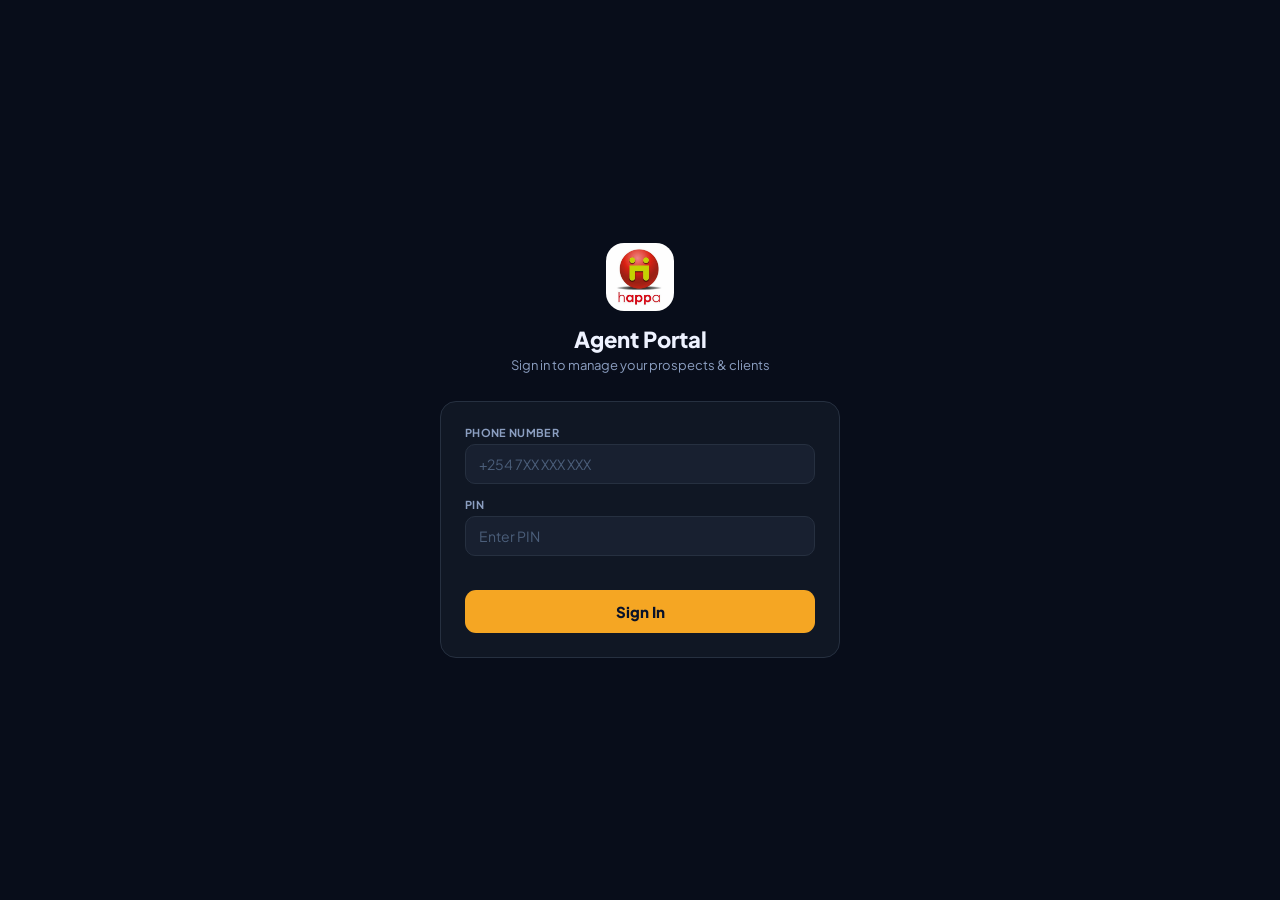
<file: agent.html>
<!doctype html>
<html lang="en">
<head>
<meta charset="utf-8">
<meta name="viewport" content="width=device-width, initial-scale=1, viewport-fit=cover">
<meta name="theme-color" content="#101724">
<title>Happa Agent</title>
<link rel="manifest" href="/manifest.json">
<link rel="stylesheet" href="https://fonts.googleapis.com/css2?family=Plus+Jakarta+Sans:wght@400;500;600;700;800&display=swap">
<style>
:root{
  --bg:#080D1A;--surf:#101724;--surf2:#182030;--bdr:#263040;
  --acc:#F5A623;--acc-d:rgba(245,166,35,.14);
  --grn:#22C55E;--grn-d:rgba(34,197,94,.13);
  --red:#EF4444;--red-d:rgba(239,68,68,.12);
  --yel:#F59E0B;--yel-d:rgba(245,158,11,.12);
  --blu:#3B82F6;--blu-d:rgba(59,130,246,.12);
  --wa:#25D366;
  --txt:#EEF2FF;--txt2:#8B9EC0;--txt3:#4B5E7A;
  color-scheme:dark;
}
*,*::before,*::after{box-sizing:border-box;margin:0;padding:0}
html,body{height:100%;font-family:'Plus Jakarta Sans',system-ui,sans-serif;background:var(--bg);color:var(--txt);-webkit-font-smoothing:antialiased}

/* ── AUTH ── */
.auth-wrap{min-height:100dvh;display:flex;flex-direction:column;align-items:center;justify-content:center;padding:32px 20px}
.auth-logo{width:68px;height:68px;border-radius:18px;overflow:hidden;margin-bottom:14px}
.auth-logo img{width:100%;height:100%;object-fit:cover}
.auth-title{font-size:22px;font-weight:800;margin-bottom:4px}
.auth-sub{font-size:13px;color:var(--txt2);margin-bottom:28px;text-align:center}
.auth-card{background:var(--surf);border:1px solid var(--bdr);border-radius:16px;padding:24px;width:100%;max-width:400px}
.fg{margin-bottom:14px}
.fl{display:block;font-size:11px;font-weight:700;color:var(--txt2);margin-bottom:5px;letter-spacing:.03em;text-transform:uppercase}
.fi{width:100%;padding:10px 13px;background:var(--surf2);border:1px solid var(--bdr);border-radius:10px;color:var(--txt);font-family:inherit;font-size:14px;outline:none;transition:border-color .15s}
.fi:focus{border-color:var(--acc)}
.fi::placeholder{color:var(--txt3)}
select.fi{appearance:auto;-webkit-appearance:auto}
.btn-p{width:100%;padding:12px;background:var(--acc);color:#08122A;border:none;border-radius:11px;font-family:inherit;font-size:15px;font-weight:800;cursor:pointer;transition:opacity .15s;margin-top:4px}
.btn-p:hover{opacity:.9}
.btn-p:disabled{opacity:.5;cursor:default}
.err-msg{font-size:12px;color:var(--red);margin-top:10px;text-align:center;min-height:16px}

/* ── PORTAL SHELL ── */
#portal{display:none;flex-direction:column;height:100dvh;overflow:hidden}
.hdr{background:var(--surf);border-bottom:1px solid var(--bdr);padding:14px 20px;display:flex;align-items:center;justify-content:space-between;flex-shrink:0}
.hdr-brand{display:flex;align-items:center;gap:10px}
.hdr-logo{width:34px;height:34px;border-radius:10px;overflow:hidden}
.hdr-logo img{width:100%;height:100%;object-fit:cover}
.hdr-title{font-size:15px;font-weight:800}
.hdr-sub{font-size:11px;color:var(--txt2)}
.btn-s{padding:7px 14px;background:var(--surf2);border:1px solid var(--bdr);border-radius:9px;color:var(--txt2);font-family:inherit;font-size:12px;font-weight:600;cursor:pointer;transition:background .15s}
.btn-s:hover{background:var(--bdr)}

/* ── TABS ── */
.tabs-bar{background:var(--surf);border-bottom:1px solid var(--bdr);display:flex;overflow-x:auto;scrollbar-width:none;flex-shrink:0}
.tabs-bar::-webkit-scrollbar{display:none}
.tab{flex-shrink:0;padding:11px 18px;font-family:inherit;font-size:13px;font-weight:600;color:var(--txt3);background:transparent;border:none;cursor:pointer;border-bottom:2px solid transparent;margin-bottom:-1px;transition:color .15s;white-space:nowrap}
.tab.on{color:var(--acc);border-bottom-color:var(--acc)}

/* ── SCROLL BODY ── */
.body{flex:1;overflow-y:auto;-webkit-overflow-scrolling:touch}
.page{display:none;padding:20px}
.page.on{display:block}

/* ── STAT ROW ── */
.stat-row{display:grid;grid-template-columns:repeat(3,1fr);gap:10px;margin-bottom:20px}
.sc{background:var(--surf);border:1px solid var(--bdr);border-radius:12px;padding:14px}
.sc-lbl{font-size:11px;color:var(--txt2);margin-bottom:4px;text-transform:uppercase;letter-spacing:.05em}
.sc-val{font-size:22px;font-weight:800;font-variant-numeric:tabular-nums}

/* ── CARDS ── */
.card{background:var(--surf);border:1px solid var(--bdr);border-radius:14px;padding:16px;margin-bottom:12px}
.card-title{font-size:13px;font-weight:700;color:var(--txt2);text-transform:uppercase;letter-spacing:.04em;margin-bottom:12px}
.ref-link{word-break:break-all;font-size:13px;color:var(--acc);background:var(--acc-d);border:1px solid rgba(245,166,35,.2);border-radius:9px;padding:10px 12px;margin-bottom:12px;line-height:1.5}
.btn-row{display:flex;gap:8px}
.btn-copy{flex:1;padding:10px;background:var(--surf2);border:1px solid var(--bdr);border-radius:9px;font-family:inherit;font-size:13px;font-weight:600;color:var(--txt2);cursor:pointer;transition:background .15s}
.btn-copy:hover{background:var(--bdr)}
.btn-wa-share{flex:2;padding:10px;background:var(--wa);border:none;border-radius:9px;font-family:inherit;font-size:13px;font-weight:700;color:#fff;cursor:pointer;text-decoration:none;display:flex;align-items:center;justify-content:center;gap:6px;transition:opacity .15s}
.btn-wa-share:hover{opacity:.9}

/* ── QUICK ACTIONS ── */
.qa-grid{display:grid;grid-template-columns:1fr 1fr;gap:10px;margin-bottom:4px}
.qa{background:var(--surf);border:1px solid var(--bdr);border-radius:12px;padding:16px;cursor:pointer;transition:border-color .15s}
.qa:hover{border-color:var(--acc)}
.qa-icon{font-size:22px;margin-bottom:8px}
.qa-label{font-size:13px;font-weight:700}
.qa-desc{font-size:11px;color:var(--txt2);margin-top:3px;line-height:1.4}

/* ── FILTER ROW ── */
.filter-row{display:flex;gap:6px;margin-bottom:14px;overflow-x:auto;scrollbar-width:none;padding-bottom:2px}
.filter-row::-webkit-scrollbar{display:none}
.pill{flex-shrink:0;padding:5px 13px;background:var(--surf2);border:1px solid var(--bdr);border-radius:99px;font-family:inherit;font-size:12px;font-weight:600;color:var(--txt3);cursor:pointer;transition:all .15s}
.pill.on{background:var(--acc-d);border-color:var(--acc);color:var(--acc)}

/* ── CLIENTS (converted shops) ── */
.client-card{background:var(--surf);border:1px solid var(--bdr);border-radius:12px;padding:14px;margin-bottom:10px;border-left:3px solid var(--bdr)}
.client-card.s-active{border-left-color:var(--grn)}
.client-card.s-trial{border-left-color:var(--acc)}
.client-card.s-due{border-left-color:var(--red);background:rgba(239,68,68,.03)}
.cc-top{display:flex;justify-content:space-between;align-items:flex-start;gap:8px;margin-bottom:6px}
.cc-name{font-size:14px;font-weight:700}
.chip{display:inline-block;padding:2px 8px;border-radius:5px;font-size:10px;font-weight:700}
.chip-g{background:var(--grn-d);color:var(--grn)}
.chip-a{background:var(--acc-d);color:var(--acc)}
.chip-d{background:rgba(75,94,122,.18);color:var(--txt3)}
.chip-r{background:var(--red-d);color:var(--red)}
.chip-b{background:var(--blu-d);color:var(--blu)}
.chip-y{background:var(--yel-d);color:var(--yel)}
.cc-meta{font-size:12px;color:var(--txt2);display:flex;flex-wrap:wrap;gap:8px;margin-bottom:10px}
.cc-acts{display:flex;gap:7px;flex-wrap:wrap}
.act-btn{flex:1;min-width:0;padding:7px 8px;border-radius:7px;font-family:inherit;font-size:12px;font-weight:600;cursor:pointer;border:1px solid var(--bdr);background:var(--surf2);color:var(--txt2);transition:background .15s;text-align:center;text-decoration:none;white-space:nowrap}
.act-btn:hover{background:var(--bdr)}
.act-btn.wa{border-color:rgba(37,211,102,.3);color:var(--wa)}
.act-btn.wa:hover{background:rgba(37,211,102,.1)}
.act-btn.del{border-color:rgba(239,68,68,.3);color:var(--red)}
.act-btn.del:hover{background:var(--red-d)}
.act-btn.acc{border-color:rgba(245,166,35,.3);color:var(--acc)}
.act-btn.acc:hover{background:var(--acc-d)}

/* ── PROSPECT CARDS ── */
.pro-card{background:var(--surf);border:1px solid var(--bdr);border-radius:12px;padding:14px;margin-bottom:10px;border-left:3px solid var(--bdr);transition:border-color .15s}
.pro-card.st-new{border-left-color:var(--txt3)}
.pro-card.st-contacted{border-left-color:var(--blu)}
.pro-card.st-interested{border-left-color:var(--acc)}
.pro-card.st-follow_up{border-left-color:var(--yel)}
.pro-card.st-not_interested{border-left-color:var(--red)}
.pro-card.st-signed_up{border-left-color:var(--grn)}
.pro-notes{font-size:12px;color:var(--txt2);line-height:1.5;margin-bottom:8px;background:var(--surf2);border-radius:7px;padding:7px 10px}
.pro-followup{font-size:11px;font-weight:700;color:var(--yel);background:var(--yel-d);border-radius:5px;padding:2px 8px;display:inline-block;margin-bottom:8px}
.pro-followup.overdue{color:var(--red);background:var(--red-d)}

/* ── FAB ── */
.fab{position:fixed;bottom:24px;right:20px;width:52px;height:52px;border-radius:50%;background:var(--acc);color:#08122A;border:none;font-size:26px;font-weight:700;cursor:pointer;display:none;align-items:center;justify-content:center;box-shadow:0 4px 16px rgba(245,166,35,.35);transition:transform .15s}
.fab:hover{transform:scale(1.05)}
.fab.show{display:flex}

/* ── SHEET OVERLAY ── */
.sh-ov{position:fixed;inset:0;background:rgba(8,13,26,.7);z-index:100;opacity:0;pointer-events:none;transition:opacity .2s;backdrop-filter:blur(2px)}
.sh-ov.on{opacity:1;pointer-events:all}
.sh{position:fixed;bottom:0;left:0;right:0;background:var(--surf);border-radius:20px 20px 0 0;padding:0;max-height:92dvh;overflow-y:auto;z-index:101;transform:translateY(100%);transition:transform .25s cubic-bezier(.32,.72,0,1)}
.sh-ov.on .sh{transform:translateY(0)}
.sh-hand{width:36px;height:4px;background:var(--bdr);border-radius:2px;margin:12px auto 0}
.sh-hdr{padding:14px 20px 12px;border-bottom:1px solid var(--bdr);display:flex;align-items:center;gap:10px}
.sh-hdr h2{font-size:17px;font-weight:800;margin:0;flex:1}
.sh-close{background:none;border:none;color:var(--txt2);font-size:22px;cursor:pointer;padding:0 4px;line-height:1}
.sh-body{padding:20px}
.sh-actions{display:flex;gap:10px;margin-top:6px}
.btn-ghost{flex:1;padding:11px;background:var(--surf2);border:1px solid var(--bdr);border-radius:10px;font-family:inherit;font-size:14px;font-weight:700;color:var(--txt2);cursor:pointer;transition:background .15s}
.btn-ghost:hover{background:var(--bdr)}
.btn-acc{flex:2;padding:11px;background:var(--acc);color:#08122A;border:none;border-radius:10px;font-family:inherit;font-size:14px;font-weight:800;cursor:pointer;transition:opacity .15s}
.btn-acc:hover{opacity:.9}
.btn-acc:disabled{opacity:.5;cursor:default}
.btn-del-full{width:100%;padding:11px;background:var(--red-d);border:1px solid rgba(239,68,68,.3);border-radius:10px;font-family:inherit;font-size:14px;font-weight:700;color:var(--red);cursor:pointer;margin-top:10px;transition:background .15s}
.btn-del-full:hover{background:rgba(239,68,68,.2)}
.warn-box{background:rgba(245,158,11,.1);border:1px solid rgba(245,158,11,.3);border-radius:9px;padding:10px 13px;font-size:12px;color:var(--yel);line-height:1.5;margin-bottom:14px}
.err-box{background:var(--red-d);border:1px solid rgba(239,68,68,.3);border-radius:9px;padding:10px 13px;font-size:12px;color:var(--red);line-height:1.5;margin-bottom:14px;display:none}

/* ── REMINDERS ── */
.rem-intro{font-size:13px;color:var(--txt2);margin-bottom:16px;line-height:1.5}
.rem-card{background:var(--surf);border:1px solid rgba(245,158,11,.25);border-radius:12px;padding:16px;margin-bottom:12px;border-left:3px solid var(--yel)}
.rem-top{display:flex;justify-content:space-between;align-items:flex-start;gap:8px;margin-bottom:6px}
.rem-name{font-size:14px;font-weight:700}
.due-chip{font-size:10px;font-weight:700;padding:3px 9px;border-radius:99px;background:var(--yel-d);color:var(--yel);border:1px solid rgba(245,158,11,.3);flex-shrink:0}
.due-chip.urgent{background:var(--red-d);color:var(--red);border-color:rgba(239,68,68,.3)}
.rem-meta{font-size:12px;color:var(--txt2);display:flex;flex-wrap:wrap;gap:8px;margin-bottom:12px}
.msg-box{background:var(--surf2);border:1px solid var(--bdr);border-radius:9px;padding:11px 13px;font-size:12px;color:var(--txt2);line-height:1.6;margin-bottom:10px}
.msg-box-lbl{font-size:10px;font-weight:700;color:var(--txt3);text-transform:uppercase;letter-spacing:.05em;margin-bottom:7px}
.btn-send{width:100%;padding:12px;background:var(--wa);border:none;border-radius:9px;font-family:inherit;font-size:14px;font-weight:700;color:#fff;cursor:pointer;display:flex;align-items:center;justify-content:center;gap:7px;text-decoration:none;transition:opacity .15s}
.btn-send:hover{opacity:.9}

/* ── EARNINGS ── */
.earn-hero{background:linear-gradient(135deg,rgba(245,166,35,.15) 0%,rgba(34,197,94,.08) 100%);border:1px solid rgba(245,166,35,.25);border-radius:16px;padding:24px 20px;margin-bottom:20px;text-align:center}
.earn-label{font-size:11px;font-weight:700;color:var(--txt2);text-transform:uppercase;letter-spacing:.06em;margin-bottom:6px}
.earn-amount{font-size:42px;font-weight:800;color:var(--acc);font-variant-numeric:tabular-nums;line-height:1.1;margin-bottom:4px}
.earn-sub{font-size:12px;color:var(--txt2);margin-bottom:20px}
.btn-payout{padding:12px 28px;background:var(--acc);color:#08122A;border:none;border-radius:11px;font-family:inherit;font-size:14px;font-weight:800;cursor:pointer;transition:opacity .15s}
.btn-payout:hover{opacity:.9}
.earn-breakdown{margin-bottom:20px}
.earn-breakdown-ttl{font-size:11px;font-weight:700;color:var(--txt2);text-transform:uppercase;letter-spacing:.06em;margin-bottom:10px}
.comm-row{display:flex;align-items:center;justify-content:space-between;background:var(--surf);border:1px solid var(--bdr);border-radius:10px;padding:12px 14px;margin-bottom:8px;gap:10px}
.comm-row-left{flex:1;min-width:0}
.comm-biz{font-size:13px;font-weight:700;white-space:nowrap;overflow:hidden;text-overflow:ellipsis}
.comm-meta{font-size:11px;color:var(--txt2);margin-top:2px}
.comm-amount{font-size:15px;font-weight:800;color:var(--grn);flex-shrink:0}
.comm-upload-btn{padding:5px 10px;background:var(--surf2);border:1px solid var(--bdr);border-radius:7px;font-family:inherit;font-size:11px;font-weight:600;color:var(--txt2);cursor:pointer;transition:background .15s;margin-top:6px;white-space:nowrap}
.comm-upload-btn:hover{background:var(--bdr)}
.comm-upload-btn.done{border-color:rgba(34,197,94,.3);color:var(--grn)}
.payout-history{margin-bottom:20px}
.payout-row{background:var(--surf);border:1px solid var(--bdr);border-radius:10px;padding:12px 14px;margin-bottom:8px;display:flex;align-items:center;justify-content:space-between;gap:10px}
.payout-row-left{flex:1;min-width:0}
.payout-method{font-size:13px;font-weight:700;text-transform:capitalize}
.payout-date{font-size:11px;color:var(--txt2);margin-top:2px}
.payout-right{text-align:right;flex-shrink:0}
.payout-amt{font-size:14px;font-weight:800;font-variant-numeric:tabular-nums}
.payout-status{font-size:10px;font-weight:700;margin-top:3px;display:inline-block;padding:2px 7px;border-radius:4px}
.ps-pending{background:var(--yel-d);color:var(--yel)}
.ps-approved{background:var(--blu-d);color:var(--blu)}
.ps-paid{background:var(--grn-d);color:var(--grn)}
.ps-rejected{background:var(--red-d);color:var(--red)}
.section-ttl{font-size:13px;font-weight:700;margin-bottom:10px;display:flex;align-items:center;justify-content:space-between}

/* ── TARGET COUNTDOWN ── */
.target-card{background:linear-gradient(135deg,rgba(59,130,246,.12) 0%,rgba(245,166,35,.08) 100%);border:1px solid rgba(59,130,246,.25);border-radius:16px;padding:20px;margin-bottom:20px}
.target-top{display:flex;align-items:flex-start;justify-content:space-between;gap:10px;margin-bottom:12px}
.target-title{font-size:15px;font-weight:800}
.target-desc{font-size:12px;color:var(--txt2);margin-top:3px;line-height:1.4}
.countdown-row{display:grid;grid-template-columns:repeat(4,1fr);gap:8px;margin-bottom:14px}
.cd-unit{background:var(--surf);border:1px solid var(--bdr);border-radius:10px;padding:10px 6px;text-align:center}
.cd-num{font-size:22px;font-weight:800;font-variant-numeric:tabular-nums;line-height:1;color:var(--blu)}
.cd-lbl{font-size:10px;color:var(--txt3);margin-top:3px;text-transform:uppercase;letter-spacing:.04em}
.target-progress{margin-top:4px}
.prog-header{display:flex;justify-content:space-between;font-size:12px;color:var(--txt2);margin-bottom:6px}
.prog-bar{height:8px;background:var(--surf2);border-radius:4px;overflow:hidden}
.prog-fill{height:100%;background:linear-gradient(90deg,var(--blu),var(--acc));border-radius:4px;transition:width .6s cubic-bezier(.4,0,.2,1)}
.prog-fill.done{background:var(--grn)}
.target-top{display:flex;align-items:flex-start;justify-content:space-between;gap:8px;margin-bottom:14px}
.target-title{font-size:14px;font-weight:700;color:var(--txt);line-height:1.3;display:flex;align-items:center;gap:6px;flex-wrap:wrap}
.target-desc{font-size:12px;color:var(--txt3);margin-top:3px}
.target-progress{margin-top:14px}
.prog-header{display:flex;justify-content:space-between;align-items:center;font-size:12px;color:var(--txt2);margin-bottom:6px;font-weight:600}
.btn-del-full{width:100%;margin-top:16px;padding:11px;border:1px solid var(--red,#ef4444);border-radius:10px;background:transparent;color:var(--red,#ef4444);font-size:13px;font-weight:600;cursor:pointer;letter-spacing:.01em}
.target-expired{background:var(--surf);border:1px solid var(--bdr);border-radius:12px;padding:14px;text-align:center;color:var(--txt3);font-size:13px;margin-bottom:20px}

/* ── DEMO ── */
.demo-intro{font-size:14px;color:var(--txt2);line-height:1.6;margin-bottom:20px}
.demo-main-btn{width:100%;padding:14px;background:var(--acc);color:#08122A;border:none;border-radius:11px;font-family:inherit;font-size:15px;font-weight:800;cursor:pointer;margin-bottom:8px;transition:opacity .15s}
.demo-main-btn:hover{opacity:.9}
.demo-hint{font-size:12px;color:var(--txt3);text-align:center;margin-bottom:24px}
.pitch-card{background:var(--surf);border:1px solid var(--bdr);border-radius:12px;overflow:hidden}
.pitch-hdr{padding:12px 16px;border-bottom:1px solid var(--bdr);font-size:11px;font-weight:700;color:var(--txt3);text-transform:uppercase;letter-spacing:.05em}
.pitch-pt{display:flex;gap:12px;padding:13px 16px;border-bottom:1px solid var(--bdr)}
.pitch-pt:last-child{border-bottom:none}
.pitch-n{width:20px;height:20px;border-radius:50%;background:var(--acc-d);border:1px solid rgba(245,166,35,.3);display:flex;align-items:center;justify-content:center;font-size:11px;font-weight:700;color:var(--acc);flex-shrink:0;margin-top:1px}
.pitch-t{font-size:13px;line-height:1.5}
.pitch-t strong{color:var(--acc);font-weight:700}

/* ── SHARED ── */
.empty{text-align:center;padding:40px 20px;color:var(--txt3)}
.empty-icon{font-size:32px;margin-bottom:10px}
.empty-text{font-size:13px;line-height:1.6}
.page-ttl{font-size:18px;font-weight:800;margin-bottom:4px}
.page-sub{font-size:12px;color:var(--txt2);margin-bottom:16px}
.divider{height:1px;background:var(--bdr);margin:16px 0}

#toast{position:fixed;bottom:24px;left:50%;transform:translateX(-50%);background:var(--surf2);border:1px solid var(--bdr);color:var(--txt);padding:9px 18px;border-radius:10px;font-size:13px;font-weight:600;z-index:999;opacity:0;transition:opacity .2s;pointer-events:none;white-space:nowrap}
#toast.show{opacity:1}
</style>
</head>
<body>

<!-- ── LOGIN ── -->
<div id="login-screen">
  <div class="auth-wrap">
    <div class="auth-logo"><img src="/happa-logo.jpg" alt="Happa"></div>
    <div class="auth-title">Agent Portal</div>
    <div class="auth-sub">Sign in to manage your prospects &amp; clients</div>
    <div class="auth-card">
      <div class="fg">
        <label class="fl" for="lp">Phone Number</label>
        <input class="fi" id="lp" type="tel" placeholder="+254 7XX XXX XXX" autocomplete="tel">
      </div>
      <div class="fg">
        <label class="fl" for="lpin">PIN</label>
        <input class="fi" id="lpin" type="password" inputmode="numeric" maxlength="8" placeholder="Enter PIN" autocomplete="current-password">
      </div>
      <div class="err-msg" id="login-err"></div>
      <button class="btn-p" id="login-btn" onclick="doLogin()">Sign In</button>
    </div>
  </div>
</div>

<!-- ── PORTAL ── -->
<div id="portal">
  <div class="hdr">
    <div class="hdr-brand">
      <div class="hdr-logo"><img src="/happa-logo.jpg" alt=""></div>
      <div>
        <div class="hdr-title" id="hdr-name">Agent</div>
        <div class="hdr-sub">Happa Agent Portal</div>
      </div>
    </div>
    <button class="btn-s" onclick="doLogout()">Sign Out</button>
  </div>

  <div class="tabs-bar">
    <button class="tab on"  onclick="switchTab('home',this)">Home</button>
    <button class="tab"     onclick="switchTab('prospects',this)">🎯 Prospects</button>
    <button class="tab"     onclick="switchTab('clients',this)">✅ Clients</button>
    <button class="tab"     id="tab-reminders" onclick="switchTab('reminders',this)">Reminders</button>
    <button class="tab"     id="tab-earnings" onclick="switchTab('earnings',this)">💰 Earnings</button>
    <button class="tab"     onclick="switchTab('demo',this)">📱 Demo</button>
    <button class="tab"     onclick="switchTab('leaderboard',this)">🏆 Leaderboard</button>
    <button class="tab"     id="tab-closed-targets" onclick="switchTab('closed-targets',this)">📋 Past Targets</button>
    <button class="tab"     id="tab-trash" onclick="switchTab('trash',this)">🗑 Trash</button>
  </div>

  <div class="body">

    <!-- HOME -->
    <div class="page on" id="page-home">
      <div id="target-widget"></div>
      <div class="stat-row">
        <div class="sc"><div class="sc-lbl">Prospects</div><div class="sc-val" id="s-prospects">—</div></div>
        <div class="sc"><div class="sc-lbl">Active</div><div class="sc-val" style="color:var(--grn)" id="s-active">—</div></div>
        <div class="sc"><div class="sc-lbl">Trial</div><div class="sc-val" style="color:var(--acc)" id="s-trial">—</div></div>
      </div>

      <div class="card">
        <div class="card-title">Your Referral Link</div>
        <div class="ref-link" id="ref-link-text">—</div>
        <div class="btn-row">
          <button class="btn-copy" onclick="copyLink()">📋 Copy</button>
          <a class="btn-wa-share" id="wa-share" href="#" target="_blank">
            <svg width="14" height="14" viewBox="0 0 24 24" fill="currentColor"><path d="M17.472 14.382c-.297-.149-1.758-.867-2.03-.967-.273-.099-.471-.148-.67.15-.197.297-.767.966-.94 1.164-.173.199-.347.223-.644.075-.297-.15-1.255-.463-2.39-1.475-.883-.788-1.48-1.761-1.653-2.059-.173-.297-.018-.458.13-.606.134-.133.298-.347.446-.52.149-.174.198-.298.298-.497.099-.198.05-.371-.025-.52-.075-.149-.669-1.612-.916-2.207-.242-.579-.487-.5-.669-.51-.173-.008-.371-.01-.57-.01-.198 0-.52.074-.792.372-.272.297-1.04 1.016-1.04 2.479 0 1.462 1.065 2.875 1.213 3.074.149.198 2.096 3.2 5.077 4.487.709.306 1.262.489 1.694.625.712.227 1.36.195 1.871.118.571-.085 1.758-.719 2.006-1.413.248-.694.248-1.289.173-1.413-.074-.124-.272-.198-.57-.347m-5.421 7.403h-.004a9.87 9.87 0 01-5.031-1.378l-.361-.214-3.741.982.998-3.648-.235-.374a9.86 9.86 0 01-1.51-5.26c.001-5.45 4.436-9.884 9.888-9.884 2.64 0 5.122 1.03 6.988 2.898a9.825 9.825 0 012.893 6.994c-.003 5.45-4.437 9.884-9.885 9.884m8.413-18.297A11.815 11.815 0 0012.05 0C5.495 0 .16 5.335.157 11.892c0 2.096.547 4.142 1.588 5.945L.057 24l6.305-1.654a11.882 11.882 0 005.683 1.448h.005c6.554 0 11.89-5.335 11.893-11.893a11.821 11.821 0 00-3.48-8.413z"/></svg>
            Share on WhatsApp
          </a>
        </div>
      </div>

      <div class="qa-grid">
        <div class="qa" onclick="switchTab('prospects', document.querySelectorAll('.tab')[1]);setTimeout(openAddProspect,80)">
          <div class="qa-icon">🎯</div>
          <div class="qa-label">Add Prospect</div>
          <div class="qa-desc">Log a new business you've spoken to</div>
        </div>
        <div class="qa" onclick="switchTab('earnings', document.querySelectorAll('.tab')[4])">
          <div class="qa-icon">💰</div>
          <div class="qa-label">My Earnings</div>
          <div class="qa-desc" id="qa-earnings-sub">See your 20% commissions</div>
        </div>
        <div class="qa" onclick="switchTab('demo', document.querySelectorAll('.tab')[5])">
          <div class="qa-icon">📱</div>
          <div class="qa-label">Show Demo</div>
          <div class="qa-desc">Let a merchant try the app live</div>
        </div>
        <div class="qa" onclick="openHappaInviteSheet()">
          <div class="qa-icon">🛍️</div>
          <div class="qa-label">Grow Community</div>
          <div class="qa-desc">Invite customers to shop on Happa</div>
        </div>
        <div class="qa" id="qa-admin-target" style="display:none" onclick="openSetTargetSheet()">
          <div class="qa-icon">🎯</div>
          <div class="qa-label">Set Target</div>
          <div class="qa-desc">Assign a pitch drive to agents</div>
        </div>
        <div class="qa" id="qa-admin-broadcast" style="display:none" onclick="openBroadcastSheet()">
          <div class="qa-icon">📢</div>
          <div class="qa-label">Broadcast</div>
          <div class="qa-desc">Push a message to all users</div>
        </div>
      </div>
    </div>

    <!-- PROSPECTS CRM -->
    <div class="page" id="page-prospects">
      <div class="page-ttl">My Prospects</div>
      <div class="page-sub" id="pro-sub">Track every business you're working on</div>
      <div class="filter-row" id="pro-filter-row">
        <button class="pill on" onclick="setProFilter('all',this)">All</button>
        <button class="pill" onclick="setProFilter('new',this)">🆕 New</button>
        <button class="pill" onclick="setProFilter('contacted',this)">📞 Contacted</button>
        <button class="pill" onclick="setProFilter('interested',this)">⭐ Interested</button>
        <button class="pill" onclick="setProFilter('follow_up',this)">🔔 Follow Up</button>
        <button class="pill" onclick="setProFilter('not_interested',this)">❌ Not Interested</button>
        <button class="pill" onclick="setProFilter('signed_up',this)">✅ Signed Up</button>
      </div>
      <div id="prospects-list"></div>
    </div>

    <!-- CLIENTS (converted) -->
    <div class="page" id="page-clients">
      <div class="page-ttl">My Clients</div>
      <div class="page-sub">Businesses using Happa Merchant</div>
      <div class="filter-row" id="filter-row">
        <button class="pill on" onclick="setFilter('all',this)">All</button>
        <button class="pill" onclick="setFilter('active',this)">Active</button>
        <button class="pill" onclick="setFilter('trial',this)">Trial</button>
        <button class="pill" onclick="setFilter('due',this)">Due Soon</button>
      </div>
      <div id="clients-list"></div>
    </div>

    <!-- REMINDERS -->
    <div class="page" id="page-reminders">
      <div class="page-ttl">Reminders</div>
      <div class="rem-intro">Clients whose subscriptions renew within 7 days. Tap the button to send a pre-filled WhatsApp message.</div>
      <div id="reminders-list"></div>
    </div>

    <!-- EARNINGS -->
    <div class="page" id="page-earnings">
      <div class="earn-hero">
        <div class="earn-label">Monthly Commission</div>
        <div class="earn-amount" id="earn-total">KES —</div>
        <div class="earn-sub" id="earn-sub">20% of active client subscriptions</div>
        <button class="btn-payout" onclick="openPayoutSheet()">💸 Request Payout</button>
      </div>

      <div class="earn-breakdown">
        <div class="earn-breakdown-ttl">Active Client Breakdown</div>
        <div id="earn-clients-list"></div>
      </div>

      <div class="payout-history">
        <div class="section-ttl">
          <span>Payout History</span>
          <button class="btn-copy" onclick="loadPayoutHistory()" style="font-size:11px;padding:4px 10px">↻ Refresh</button>
        </div>
        <div id="payout-history-list"><div class="empty"><div class="empty-icon" style="font-size:22px">📋</div><div class="empty-text">No payout requests yet</div></div></div>
      </div>
    </div>

    <!-- CLOSED TARGETS -->
    <div class="page" id="page-closed-targets">
      <div class="page-ttl">📋 Past Targets</div>
      <div class="page-sub">Completed and expired targets</div>
      <div id="closed-targets-list"><div class="empty"><div class="empty-icon">📋</div><div class="empty-text">No closed targets yet</div></div></div>
    </div>

    <!-- LEADERBOARD -->
    <div class="page" id="page-leaderboard">
      <div class="page-ttl">🏆 Leaderboard</div>
      <div class="page-sub">See how the team is performing</div>
      <div id="leaderboard-list"><div class="empty"><div class="empty-icon">🏆</div><div class="empty-text">Loading…</div></div></div>
    </div>

    <!-- TRASH -->
    <div class="page" id="page-trash">
      <div class="page-ttl">🗑 Trash</div>
      <div class="page-sub">Removed leads — restore or permanently delete</div>
      <div id="trash-list"><div class="empty"><div class="empty-icon">🗑</div><div class="empty-text">Trash is empty</div></div></div>
    </div>

    <!-- DEMO -->
    <div class="page" id="page-demo">
      <div class="page-ttl" style="margin-bottom:8px">Product Demo</div>
      <div class="demo-intro">Hand your phone to a merchant and let them try the app live. Their details go straight into your leads automatically.</div>
      <button class="demo-main-btn" onclick="openDemo()">📱 Open Live Demo</button>
      <div class="demo-hint">Opens the Happa Merchant app with your referral link</div>
      <div class="pitch-card">
        <div class="pitch-hdr">Your 60-second pitch</div>
        <div class="pitch-pt"><div class="pitch-n">1</div><div class="pitch-t"><strong>Ask the pain:</strong> "How do you track your revenue right now?" Let them describe the mess.</div></div>
        <div class="pitch-pt"><div class="pitch-n">2</div><div class="pitch-t"><strong>Show today's number:</strong> The big KES figure on the home screen. "This is what you'd see every morning."</div></div>
        <div class="pitch-pt"><div class="pitch-n">3</div><div class="pitch-t"><strong>Show the calendar:</strong> "Every booking, every commission — one tap away."</div></div>
        <div class="pitch-pt"><div class="pitch-n">4</div><div class="pitch-t"><strong>Close:</strong> "I can get you set up in under 5 minutes. Want to try it now?"</div></div>
      </div>
    </div>

  </div><!-- /body -->
</div><!-- /portal -->

<!-- ── FAB (Add Prospect) ── -->
<button class="fab" id="fab-add" onclick="openAddProspect()" title="Add Prospect">+</button>

<!-- ── SHEET OVERLAY ── -->
<div class="sh-ov" id="sheet-ov" onclick="closeSheet(event)">
  <div class="sh" id="sheet">
    <div class="sh-hand"></div>
    <div id="sheet-content"></div>
  </div>
</div>

<div id="toast"></div>

<script>
const SUPABASE_URL = 'https://zxucpsdfcokkjtcgygna.supabase.co';
const ANON_KEY     = 'eyJhbGciOiJIUzI1NiIsInR5cCI6IkpXVCJ9.eyJpc3MiOiJzdXBhYmFzZSIsInJlZiI6Inp4dWNwc2RmY29ra2p0Y2d5Z25hIiwicm9sZSI6ImFub24iLCJpYXQiOjE3OTI3NDc0NzUsImV4cCI6MjEwODMyMzQ3NX0.6JH4kLkge4D-8SCYLIGh7zmAvX0exJILThhOQ79BusA';
const FN_BASE      = `${SUPABASE_URL}/functions/v1`;
const APP_URL      = 'https://happa-merchant.njautheinvestmentsconsultant.workers.dev';

let _agent = null, _isAdmin = false, _leads = [], _shops = [], _loaded = false;
let _filter = 'all', _proFilter = 'all';
let _commissions = [], _payouts = [], _monthlyEarnings = 0;
let _targets = [], _countdownTimer = null;
let _leaderboard = [], _leaderboardLoaded = false;

/* ════════════════════════════════
   AUTH
════════════════════════════════ */
async function doLogin() {
  const phone = document.getElementById('lp').value.trim();
  const pin   = document.getElementById('lpin').value.trim();
  const err   = document.getElementById('login-err');
  const btn   = document.getElementById('login-btn');
  err.textContent = '';
  if (!phone || !pin) { err.textContent = 'Enter your phone and PIN'; return; }
  btn.disabled = true; btn.textContent = 'Signing in…';
  try {
    const res  = await fetch(`${FN_BASE}/agent-auth`, {
      method:'POST', headers:{'Content-Type':'application/json','Authorization':`Bearer ${ANON_KEY}`},
      body: JSON.stringify({ phone, pin })
    });
    const data = await res.json();
    if (!res.ok || data.error) { err.textContent = data.error || 'Sign-in failed — check your details'; return; }
    _agent = data.agent;
    try { localStorage.setItem('happa_agent', JSON.stringify({ agent:_agent, phone, pin })); } catch(_){}
    showPortal();
  } catch(e) { err.textContent = 'Network error — please try again'; }
  finally { btn.disabled = false; btn.textContent = 'Sign In'; }
}

function doLogout() {
  try { localStorage.removeItem('happa_agent'); } catch(_){}
  _agent = null; _leads = []; _shops = []; _loaded = false; _isAdmin = false;
  _commissions = []; _payouts = []; _monthlyEarnings = 0;
  document.getElementById('portal').style.display = 'none';
  document.getElementById('login-screen').style.display = '';
  document.getElementById('fab-add').classList.remove('show');
}

/* ════════════════════════════════
   PORTAL INIT
════════════════════════════════ */
function showPortal() {
  document.getElementById('login-screen').style.display = 'none';
  document.getElementById('portal').style.display = 'flex';
  const ref = `${APP_URL}/?ref=${encodeURIComponent(_agent.ref_code || _agent.id)}`;
  document.getElementById('hdr-name').textContent = _agent.name;
  document.getElementById('ref-link-text').textContent = ref;
  const pitch = encodeURIComponent(`👋 Hi! I represent Happa Merchant — a simple app for small businesses to track sales, manage stock & send digital receipts.\n\nSign up here and I'll personally help you get started: ${ref}`);
  document.getElementById('wa-share').href = `https://wa.me/?text=${pitch}`;
  document.getElementById('fab-add').classList.add('show');
  loadData();
  loadTargets();
  requestPushPermission();
}

async function loadData() {
  const s = savedCreds();
  if (!s.phone || !s.pin || !_agent) return;
  try {
    const res  = await fetch(`${FN_BASE}/agent-data`, {
      method:'POST', headers:{'Content-Type':'application/json','Authorization':`Bearer ${ANON_KEY}`},
      body: JSON.stringify({ agent_id:_agent.id, phone:s.phone, pin:s.pin })
    });
    const data = await res.json();
    if (!res.ok || data.error) return;
    _leads = data.leads || [];
    _shops = data.shops || [];
    _isAdmin = data.is_admin || false;
    _commissions = data.commissions || [];
    _payouts = data.payouts || [];
    _monthlyEarnings = data.monthly_earnings || 0;
    _loaded = true;
    renderStats(); renderProspects(); renderClients(); renderReminders(); renderEarnings();
    renderTargetWidget(); renderTrash();
  } catch(_) {}
}

function savedCreds() {
  try { return JSON.parse(localStorage.getItem('happa_agent')||'{}'); } catch(_){return {};}
}

/* ════════════════════════════════
   STATS
════════════════════════════════ */
function renderStats() {
  const prospects = _leads.filter(l => !l.shop_id && !l.trashed_at);
  document.getElementById('s-prospects').textContent = prospects.length;
  document.getElementById('s-active').textContent = _shops.filter(s => s.subscriptions?.[0]?.status === 'active').length;
  document.getElementById('s-trial').textContent  = _shops.filter(s => s.subscriptions?.[0]?.status === 'trial').length;
  // Update earnings quick-action sub-label
  const qaSub = document.getElementById('qa-earnings-sub');
  if (qaSub && _monthlyEarnings > 0) qaSub.textContent = `KES ${Number(_monthlyEarnings).toLocaleString()} this month`;
  // Show/hide admin-only cards
  ['qa-admin-target','qa-admin-broadcast'].forEach(id => {
    const el = document.getElementById(id);
    if (el) el.style.display = _isAdmin ? '' : 'none';
  });
}

/* ════════════════════════════════
   PROSPECTS CRM
════════════════════════════════ */
const STATUS_META = {
  new:           { label:'New',          cls:'chip-d', card:'st-new' },
  contacted:     { label:'Contacted',    cls:'chip-b', card:'st-contacted' },
  interested:    { label:'Interested',   cls:'chip-a', card:'st-interested' },
  follow_up:     { label:'Follow Up',    cls:'chip-y', card:'st-follow_up' },
  not_interested:{ label:'Not Interested',cls:'chip-r',card:'st-not_interested' },
  signed_up:     { label:'Signed Up',   cls:'chip-g', card:'st-signed_up' },
};

function setProFilter(f, el) {
  _proFilter = f;
  document.querySelectorAll('#pro-filter-row .pill').forEach(p => p.classList.remove('on'));
  el.classList.add('on');
  renderProspects();
}

function renderProspects() {
  const list = document.getElementById('prospects-list');
  if (!_loaded) { list.innerHTML = '<div class="empty"><div class="empty-icon">⏳</div><div class="empty-text">Loading…</div></div>'; return; }

  const today = new Date().toISOString().slice(0,10);
  let prospects = _leads.filter(l => !l.shop_id && !l.trashed_at);
  if (_proFilter !== 'all') prospects = prospects.filter(l => l.status === _proFilter);

  // Update sub-header count
  document.getElementById('pro-sub').textContent = prospects.length
    ? `${prospects.length} prospect${prospects.length===1?'':'s'}${_proFilter!=='all'?' · '+_proFilter.replace('_',' '):''}`
    : 'Track every business you\'re working on';

  if (!prospects.length) {
    list.innerHTML = `<div class="empty"><div class="empty-icon">🎯</div><div class="empty-text">${_proFilter==='all'?'No prospects yet.<br>Tap + to log your first one.':'No prospects with this status.'}</div></div>`;
    return;
  }

  list.innerHTML = prospects.map(l => {
    const sm = STATUS_META[l.status] || STATUS_META.new;
    const wa = l.phone?.replace(/[^0-9]/g,'');
    const isOverdue = l.follow_up_date && l.follow_up_date < today;
    const followupHtml = l.follow_up_date
      ? `<div class="pro-followup${isOverdue?' overdue':''}">🔔 Follow up: ${fmtDate(l.follow_up_date)}${isOverdue?' (overdue)':''}</div>`
      : '';
    const notesHtml = l.notes
      ? `<div class="pro-notes">${esc(l.notes)}</div>`
      : '';
    return `<div class="pro-card ${sm.card}">
      <div class="cc-top">
        <div>
          <div class="cc-name">${esc(l.business_name)}</div>
          ${l.name && l.name !== l.business_name ? `<div style="font-size:11px;color:var(--txt2);margin-top:2px">👤 ${esc(l.name)}</div>` : ''}
        </div>
        <span class="chip ${sm.cls}">${sm.label}</span>
      </div>
      <div class="cc-meta">
        ${l.business_type?`<span>${esc(cap(l.business_type))}</span>`:''}
        ${l.location?`<span>📍 ${esc(l.location)}</span>`:''}
        ${l.phone?`<span>📞 ${esc(l.phone)}</span>`:''}
        <span style="color:var(--txt3)">Added ${fmtDate(l.created_at)}</span>
      </div>
      ${followupHtml}
      ${notesHtml}
      <div class="cc-acts">
        ${wa?`<a class="act-btn wa" href="https://wa.me/${wa}" target="_blank">💬 WhatsApp</a>`:''}
        ${l.phone?`<a class="act-btn" href="tel:${l.phone}">📞 Call</a>`:''}
        <button class="act-btn acc" onclick="openEditProspect(${JSON.stringify(l).replace(/"/g,'&quot;')})">✏️ Edit</button>
        <button class="act-btn" style="background:var(--grn,#22c55e);color:#fff" onclick="openConvertLead(${JSON.stringify(l).replace(/"/g,'&quot;')})">✅ Convert</button>
        <button class="act-btn del" onclick="confirmTrashProspect('${l.id}','${esc(l.business_name)}')">🗑</button>
      </div>
    </div>`;
  }).join('');
}

/* ── ADD PROSPECT SHEET ── */
function openAddProspect() {
  setSheetContent(`
    <div class="sh-hdr">
      <h2>🎯 Add Prospect</h2>
      <button class="sh-close" onclick="closeSheetDirect()">✕</button>
    </div>
    <div class="sh-body">
      <div class="err-box" id="pro-err"></div>
      <div class="fg">
        <label class="fl">Business Name *</label>
        <input class="fi" id="pro-biz" placeholder="e.g. Mama Ngina Boutique" autocomplete="off">
      </div>
      <div class="fg">
        <label class="fl">Owner / Contact Name</label>
        <input class="fi" id="pro-name" placeholder="e.g. Jane Wambui" autocomplete="off">
      </div>
      <div class="fg">
        <label class="fl">Phone Number</label>
        <input class="fi" id="pro-phone" type="tel" placeholder="e.g. 0712 345 678">
      </div>
      <div class="fg">
        <label class="fl">Business Type</label>
        <select class="fi" id="pro-type">
          <option value="goods">Retail / Shop</option>
          <option value="services">Services</option>
          <option value="airbnb">Airbnb / Rentals</option>
          <option value="food">Food & Beverage</option>
          <option value="salon">Salon / Barbershop</option>
          <option value="other">Other</option>
        </select>
      </div>
      <div class="fg">
        <label class="fl">Location</label>
        <input class="fi" id="pro-loc" placeholder="e.g. Westlands, Nairobi" autocomplete="off">
      </div>
      <div class="fg">
        <label class="fl">Status</label>
        <select class="fi" id="pro-status">
          <option value="new">🆕 New — just logged</option>
          <option value="contacted">📞 Contacted — reached out</option>
          <option value="interested">⭐ Interested — expressed interest</option>
          <option value="follow_up">🔔 Follow Up — needs another conversation</option>
          <option value="not_interested">❌ Not Interested</option>
        </select>
      </div>
      <div class="fg">
        <label class="fl">Follow-up Date</label>
        <input class="fi" id="pro-followup" type="date" min="${new Date().toISOString().slice(0,10)}">
      </div>
      <div class="fg">
        <label class="fl">Notes</label>
        <textarea class="fi" id="pro-notes" rows="3" placeholder="What did you discuss? Any objections? Anything to remember…" style="resize:vertical;line-height:1.5"></textarea>
      </div>
      <div class="sh-actions">
        <button class="btn-ghost" onclick="closeSheetDirect()">Cancel</button>
        <button class="btn-acc" id="pro-save-btn" onclick="saveProspect()">Save Prospect</button>
      </div>
    </div>
  `);
  openSheet();
}

async function saveProspect() {
  const btn = document.getElementById('pro-save-btn');
  const errEl = document.getElementById('pro-err');
  const biz  = document.getElementById('pro-biz').value.trim();
  const name = document.getElementById('pro-name').value.trim();
  const phone= document.getElementById('pro-phone').value.trim();
  const type = document.getElementById('pro-type').value;
  const loc  = document.getElementById('pro-loc').value.trim();
  const status= document.getElementById('pro-status').value;
  const followup= document.getElementById('pro-followup').value;
  const notes = document.getElementById('pro-notes').value.trim();

  errEl.style.display='none';
  if (!biz) { showProErr('Business name is required'); return; }

  btn.disabled = true; btn.textContent = 'Saving…';
  const s = savedCreds();
  try {
    const res = await fetch(`${FN_BASE}/agent-leads`, {
      method:'POST', headers:{'Content-Type':'application/json','Authorization':`Bearer ${ANON_KEY}`},
      body: JSON.stringify({ action:'add', agent_id:_agent.id, phone:s.phone, pin:s.pin,
        business_name:biz, owner_name:name||null, prospect_phone:phone||null,
        business_type:type, location:loc||null, status, follow_up_date:followup||null, notes:notes||null })
    });
    const data = await res.json();

    if (res.status === 409) {
      if (data.error === 'duplicate_own') {
        showProErr(`You've already added "${data.business_name}" to your prospects.`);
      } else {
        showProErr(`⚠️ This business is already in the system — recorded by another Happa agent. Two agents can't work the same lead.`);
      }
      return;
    }
    if (!res.ok || data.error) { showProErr(data.error || 'Failed to save'); return; }

    closeSheetDirect();
    toast('✅ Prospect added!');
    await loadData();
    switchTab('prospects', document.querySelectorAll('.tab')[1]);
  } catch(e) { showProErr('Network error — please try again'); }
  finally { btn.disabled=false; btn.textContent='Save Prospect'; }
}

function showProErr(msg) {
  const el = document.getElementById('pro-err');
  if (el) { el.textContent = msg; el.style.display = 'block'; }
}

/* ── EDIT PROSPECT SHEET ── */
function openEditProspect(l) {
  setSheetContent(`
    <div class="sh-hdr">
      <h2>✏️ Edit Prospect</h2>
      <button class="sh-close" onclick="closeSheetDirect()">✕</button>
    </div>
    <div class="sh-body">
      <div class="err-box" id="edit-err"></div>
      <div class="fg">
        <label class="fl">Business Name</label>
        <input class="fi" id="edit-biz" value="${esc(l.business_name)}" autocomplete="off">
      </div>
      <div class="fg">
        <label class="fl">Phone Number</label>
        <input class="fi" id="edit-phone" type="tel" value="${esc(l.phone||'')}">
      </div>
      <div class="fg">
        <label class="fl">Location</label>
        <input class="fi" id="edit-loc" value="${esc(l.location||'')}" autocomplete="off">
      </div>
      <div class="fg">
        <label class="fl">Status</label>
        <select class="fi" id="edit-status">
          <option value="new"${l.status==='new'?' selected':''}>🆕 New</option>
          <option value="contacted"${l.status==='contacted'?' selected':''}>📞 Contacted</option>
          <option value="interested"${l.status==='interested'?' selected':''}>⭐ Interested</option>
          <option value="follow_up"${l.status==='follow_up'?' selected':''}>🔔 Follow Up</option>
          <option value="not_interested"${l.status==='not_interested'?' selected':''}>❌ Not Interested</option>
          <option value="signed_up"${l.status==='signed_up'?' selected':''}>✅ Signed Up</option>
        </select>
      </div>
      <div class="fg">
        <label class="fl">Follow-up Date</label>
        <input class="fi" id="edit-followup" type="date" value="${esc(l.follow_up_date||'')}">
      </div>
      <div class="fg">
        <label class="fl">Notes</label>
        <textarea class="fi" id="edit-notes" rows="4" style="resize:vertical;line-height:1.5">${esc(l.notes||'')}</textarea>
      </div>
      <div class="sh-actions">
        <button class="btn-ghost" onclick="closeSheetDirect()">Cancel</button>
        <button class="btn-acc" id="edit-save-btn" onclick="updateProspect('${l.id}')">Save Changes</button>
      </div>
      <button class="btn-del-full" onclick="confirmTrashProspect('${l.id}','${esc(l.business_name)}')">🗑 Move to Trash</button>
    </div>
  `);
  openSheet();
}

async function updateProspect(leadId) {
  const btn = document.getElementById('edit-save-btn');
  btn.disabled=true; btn.textContent='Saving…';
  const s = savedCreds();
  const updates = {
    business_name: document.getElementById('edit-biz').value.trim(),
    phone:         document.getElementById('edit-phone').value.trim() || null,
    location:      document.getElementById('edit-loc').value.trim() || null,
    status:        document.getElementById('edit-status').value,
    follow_up_date:document.getElementById('edit-followup').value || null,
    notes:         document.getElementById('edit-notes').value.trim() || null,
  };
  try {
    const res = await fetch(`${FN_BASE}/agent-leads`, {
      method:'POST', headers:{'Content-Type':'application/json','Authorization':`Bearer ${ANON_KEY}`},
      body: JSON.stringify({ action:'update', agent_id:_agent.id, phone:s.phone, pin:s.pin, lead_id:leadId, updates })
    });
    const data = await res.json();
    if (!res.ok || data.error) { document.getElementById('edit-err').textContent=data.error||'Failed'; document.getElementById('edit-err').style.display='block'; return; }
    closeSheetDirect(); toast('✅ Prospect updated!'); await loadData();
  } catch(e) { document.getElementById('edit-err').textContent='Network error'; document.getElementById('edit-err').style.display='block'; }
  finally { btn.disabled=false; btn.textContent='Save Changes'; }
}

/* ── TRASH PROSPECT (soft delete with reason) ── */
function confirmTrashProspect(leadId, bizName) {
  setSheetContent(`
    <div class="sh-hdr">
      <h2>🗑 Move to Trash</h2>
      <button class="sh-close" onclick="closeSheetDirect()">✕</button>
    </div>
    <div class="sh-body">
      <div class="warn-box" style="background:var(--acc-d,rgba(245,166,35,.12));border-color:rgba(245,166,35,.3)">
        Moving <strong>${esc(bizName)}</strong> to trash. You can restore it later.
      </div>
      <div class="fg" style="margin-top:14px">
        <label class="fl">Reason for removing *</label>
        <select class="fi" id="trash-reason-select" onchange="trashReasonChanged()">
          <option value="">— Select a reason —</option>
          <option value="Test lead">Test lead</option>
          <option value="Wrong number">Wrong number</option>
          <option value="Duplicate entry">Duplicate entry</option>
          <option value="Not interested">Definitively not interested</option>
          <option value="Business closed">Business closed / doesn't exist</option>
          <option value="Other">Other (specify below)</option>
        </select>
      </div>
      <div class="fg" id="trash-other-fg" style="display:none">
        <label class="fl">Specify reason</label>
        <input class="fi" id="trash-reason-other" placeholder="Describe why you're removing this lead…">
      </div>
      <div class="err-box" id="trash-err"></div>
      <div class="sh-actions">
        <button class="btn-ghost" onclick="closeSheetDirect()">Cancel</button>
        <button class="btn-acc" style="background:var(--red);flex:1" id="trash-confirm-btn" onclick="trashProspect('${leadId}')">Move to Trash</button>
      </div>
    </div>
  `);
  openSheet();
}

function trashReasonChanged() {
  const sel = document.getElementById('trash-reason-select');
  const otherFg = document.getElementById('trash-other-fg');
  if (sel) otherFg.style.display = sel.value === 'Other' ? '' : 'none';
}

async function trashProspect(leadId) {
  const btn = document.getElementById('trash-confirm-btn');
  const errEl = document.getElementById('trash-err');
  const sel = document.getElementById('trash-reason-select');
  let reason = sel ? sel.value : '';
  if (reason === 'Other') {
    reason = (document.getElementById('trash-reason-other')?.value || '').trim();
  }
  if (!reason) { errEl.textContent = 'Please select a reason'; errEl.style.display='block'; return; }
  errEl.style.display='none';
  btn.disabled=true; btn.textContent='Moving…';
  const s = savedCreds();
  try {
    const res = await fetch(`${FN_BASE}/agent-leads`, {
      method:'POST', headers:{'Content-Type':'application/json','Authorization':`Bearer ${ANON_KEY}`},
      body: JSON.stringify({ action:'trash', agent_id:_agent.id, phone:s.phone, pin:s.pin, lead_id:leadId, reason })
    });
    const data = await res.json();
    if (!res.ok || data.error) { errEl.textContent = data.error||'Failed'; errEl.style.display='block'; btn.disabled=false; btn.textContent='Move to Trash'; return; }
    closeSheetDirect(); toast('🗑 Moved to trash'); await loadData();
  } catch(e) { errEl.textContent='Network error'; errEl.style.display='block'; btn.disabled=false; btn.textContent='Move to Trash'; }
}

/* ════════════════════════════════
   CONVERT LEAD → CLIENT
════════════════════════════════ */
function openConvertLead(lead) {
  setSheetContent(`
    <div class="sh-hdr">
      <h2>✅ Convert to Client</h2>
      <button class="sh-close" onclick="closeSheetDirect()">✕</button>
    </div>
    <div class="sh-body">
      <div class="err-box" id="conv-err"></div>
      <div style="background:var(--surf2);border-radius:10px;padding:10px 12px;margin-bottom:14px;font-size:13px;color:var(--txt2)">
        <strong style="color:var(--txt)">${esc(lead.business_name)}</strong>${lead.name&&lead.name!==lead.business_name?`<br>👤 ${esc(lead.name)}`:''}${lead.phone?`<br>📞 ${esc(lead.phone)}`:''}
      </div>
      <div class="fg">
        <label class="fl">Email Address *</label>
        <input class="fi" id="conv-email" type="email" placeholder="owner@example.com" value="${esc(lead.email||'')}" autocomplete="off">
        <div style="font-size:11px;color:var(--txt2);margin-top:4px">Used to create their Happa login</div>
      </div>
      <div class="fg">
        <label class="fl">Shop Name</label>
        <input class="fi" id="conv-shopname" value="${esc(lead.business_name||'')}" autocomplete="off">
      </div>
      <div class="fg">
        <label class="fl">Monthly Rate (KES)</label>
        <select class="fi" id="conv-rate">
          <option value="">90-day free trial (set rate later)</option>
          <option value="1500">KES 1,500 / month</option>
          <option value="2000">KES 2,000 / month</option>
          <option value="2500">KES 2,500 / month</option>
          <option value="3000">KES 3,000 / month</option>
          <option value="4000">KES 4,000 / month</option>
          <option value="5000">KES 5,000 / month</option>
        </select>
      </div>
      <button class="btn-p" id="conv-btn" onclick="submitConvertLead('${lead.id}')" style="width:100%;margin-top:8px">Create Account & Share Credentials 🚀</button>
    </div>
  `);
  openSheet();
  setTimeout(() => document.getElementById('conv-email')?.focus(), 300);
}

async function submitConvertLead(leadId) {
  const email    = document.getElementById('conv-email').value.trim();
  const shopName = document.getElementById('conv-shopname').value.trim();
  const rate     = document.getElementById('conv-rate').value;
  const err      = document.getElementById('conv-err');
  const btn      = document.getElementById('conv-btn');
  const s        = savedCreds();

  if (!email)    { err.textContent = 'Email address is required'; return; }
  if (!shopName) { err.textContent = 'Shop name is required'; return; }

  btn.disabled = true; btn.textContent = 'Creating account…';
  err.textContent = '';

  try {
    const res = await fetch(`${FN_BASE}/agent-convert-lead`, {
      method: 'POST',
      headers: { 'Content-Type': 'application/json', 'Authorization': `Bearer ${ANON_KEY}` },
      body: JSON.stringify({
        agent_id: _agent.id, phone: s.phone, pin: s.pin,
        lead_id: leadId, email, shopName, monthlyRate: rate || null,
      }),
    });
    const data = await res.json();
    if (!res.ok || data.error) { err.textContent = data.error || 'Something went wrong'; btn.disabled=false; btn.textContent='Create Account & Share Credentials 🚀'; return; }

    closeSheetDirect();
    await loadData();

    // Show share sheet with credentials
    const loginUrl = data.loginUrl || 'https://happa-merchant.njautheinvestmentsconsultant.workers.dev';
    const msg = `🎉 *${esc(shopName)} is on Happa!*\n\n📧 Email: ${data.email}\n🔑 Password: ${data.tempPassword}\n🔗 Login: ${loginUrl}\n\nAsk them to change their password after first login.`;
    setSheetContent(`
      <div class="sh-hdr">
        <h2>🎉 Account Created!</h2>
        <button class="sh-close" onclick="closeSheetDirect()">✕</button>
      </div>
      <div class="sh-body">
        <div style="background:var(--surf2);border-radius:10px;padding:12px;margin-bottom:14px;font-size:13px;line-height:1.7">
          <div><span style="color:var(--txt2)">Email</span><br><strong>${data.email}</strong></div>
          <div style="margin-top:8px"><span style="color:var(--txt2)">Password</span><br><strong style="font-size:16px;letter-spacing:.05em">${data.tempPassword}</strong></div>
          <div style="margin-top:8px"><span style="color:var(--txt2)">Login link</span><br><span style="font-size:11px;word-break:break-all">${loginUrl}</span></div>
        </div>
        <a class="btn-p" href="https://wa.me/?text=${encodeURIComponent(msg)}" target="_blank" style="display:block;text-align:center;text-decoration:none;padding:12px;border-radius:10px;background:#25D366;color:#fff;font-weight:700;font-size:14px;margin-bottom:10px">📱 Share via WhatsApp</a>
        <button class="btn-g" onclick="closeSheetDirect()" style="width:100%">Done</button>
      </div>
    `);
    openSheet();
  } catch(e) {
    err.textContent = 'Network error — try again';
    btn.disabled = false; btn.textContent = 'Create Account & Share Credentials 🚀';
  }
}

/* ════════════════════════════════
   CLIENTS (converted shops)
════════════════════════════════ */
function setFilter(f, el) {
  _filter = f;
  document.querySelectorAll('#filter-row .pill').forEach(p => p.classList.remove('on'));
  el.classList.add('on');
  renderClients();
}

function renderClients() {
  const list = document.getElementById('clients-list');
  if (!_loaded) { list.innerHTML = '<div class="empty"><div class="empty-icon">⏳</div><div class="empty-text">Loading…</div></div>'; return; }
  const items = buildClientItems();
  const vis = _filter === 'all' ? items : items.filter(i => i.status === _filter);
  if (!vis.length) { list.innerHTML = '<div class="empty"><div class="empty-icon">✅</div><div class="empty-text">No clients in this category.</div></div>'; return; }
  const lbl = { active:'Active', trial:'Trial', due:'Due Soon', expired:'Expired' };
  const chipCls = { active:'chip-g', trial:'chip-a', due:'chip-r', expired:'chip-r' };
  list.innerHTML = vis.map(i => {
    const billing = i.nextBilling ? `🗓 Renews ${fmtDate(i.nextBilling)}${i.days!=null?` · ${i.days}d`:''}` : '';
    const wa = i.phone?.replace(/[^0-9]/g,'');
    return `<div class="client-card s-${i.status}">
      <div class="cc-top"><div class="cc-name">${esc(i.name||'—')}</div><span class="chip ${chipCls[i.status]||'chip-d'}">${lbl[i.status]||i.status}</span></div>
      <div class="cc-meta">
        ${i.meta?`<span>${esc(cap(i.meta))}</span>`:''}
        ${i.location?`<span>📍 ${esc(i.location)}</span>`:''}
        ${billing?`<span>${billing}</span>`:''}
      </div>
      <div class="cc-acts">
        ${wa?`<a class="act-btn wa" href="https://wa.me/${wa}" target="_blank">💬 WhatsApp</a>`:''}
        ${i.phone?`<a class="act-btn" href="tel:${i.phone}">📞 Call</a>`:''}
        ${i.id?`<button class="act-btn" onclick="openHappaInviteSheet('${i.id}','${esc(i.name||'')}')">🛍️ Invite Customers</button>`:''}
      </div>
    </div>`;
  }).join('');
}

function buildClientItems() {
  return _shops.map(s => {
    const sub = s.subscriptions?.[0];
    const st  = sub?.status || 'trial';
    const due = sub?.next_billing ? new Date(sub.next_billing) : null;
    const days = due ? Math.ceil((due - Date.now())/86400000) : null;
    const status = (days !== null && days <= 7 && st === 'active') ? 'due' : st;
    return { id:s.id, name:s.name, meta:s.business_type, phone:s.phone, location:s.location, status, nextBilling:sub?.next_billing, days, created_at:s.created_at };
  }).sort((a,b) => new Date(b.created_at)-new Date(a.created_at));
}

/* ════════════════════════════════
   REMINDERS
════════════════════════════════ */
function renderReminders() {
  const list = document.getElementById('reminders-list');
  const tabBtn = document.getElementById('tab-reminders');
  const due = _shops.filter(s => {
    const sub = s.subscriptions?.[0];
    if (!sub || sub.status !== 'active' || !sub.next_billing) return false;
    return Math.ceil((new Date(sub.next_billing)-Date.now())/86400000) <= 7;
  }).sort((a,b) => new Date(a.subscriptions[0].next_billing)-new Date(b.subscriptions[0].next_billing));

  tabBtn.textContent = due.length ? `Reminders (${due.length})` : 'Reminders';
  tabBtn.style.color = due.length ? 'var(--red)' : '';

  if (!_loaded) { list.innerHTML = '<div class="empty"><div class="empty-icon">⏳</div></div>'; return; }
  if (!due.length) { list.innerHTML = '<div class="empty"><div class="empty-icon">✅</div><div class="empty-text">No renewals due in the next 7 days.</div></div>'; return; }

  list.innerHTML = due.map(s => {
    const sub  = s.subscriptions[0];
    const days = Math.ceil((new Date(sub.next_billing)-Date.now())/86400000);
    const dayStr = days <= 0 ? 'today' : days === 1 ? 'tomorrow' : `in ${days} days`;
    const rate = sub.monthly_rate ? `KES ${Number(sub.monthly_rate).toLocaleString()}` : '';
    const wa   = s.phone?.replace(/[^0-9]/g,'');
    const msg  = `Hi ${s.name}! 👋\n\nJust a reminder that your *Happa Merchant* subscription is due for renewal *${dayStr}* (${fmtDate(sub.next_billing)}).${rate?`\n\n💰 Amount: *${rate}*`:''}\n\nPlease ensure payment is ready so your account stays active. Let me know if you need anything! 🙏`;
    const waLink = wa ? `https://wa.me/${wa}?text=${encodeURIComponent(msg)}` : `https://wa.me/?text=${encodeURIComponent(msg)}`;
    return `<div class="rem-card">
      <div class="rem-top"><div class="rem-name">${esc(s.name)}</div><div class="due-chip ${days<=1?'urgent':''}">Due ${dayStr}</div></div>
      <div class="rem-meta">
        ${s.business_type?`<span>${esc(cap(s.business_type))}</span>`:''}
        ${s.location?`<span>📍 ${esc(s.location)}</span>`:''}
        <span>🗓 ${fmtDate(sub.next_billing)}</span>${rate?`<span>💰 ${rate}</span>`:''}
      </div>
      <div class="msg-box"><div class="msg-box-lbl">Message preview</div>${esc(msg).replace(/\n/g,'<br>').replace(/\*(.*?)\*/g,'<strong>$1</strong>')}</div>
      <a class="btn-send" href="${waLink}" target="_blank">
        <svg width="16" height="16" viewBox="0 0 24 24" fill="currentColor"><path d="M17.472 14.382c-.297-.149-1.758-.867-2.03-.967-.273-.099-.471-.148-.67.15-.197.297-.767.966-.94 1.164-.173.199-.347.223-.644.075-.297-.15-1.255-.463-2.39-1.475-.883-.788-1.48-1.761-1.653-2.059-.173-.297-.018-.458.13-.606.134-.133.298-.347.446-.52.149-.174.198-.298.298-.497.099-.198.05-.371-.025-.52-.075-.149-.669-1.612-.916-2.207-.242-.579-.487-.5-.669-.51-.173-.008-.371-.01-.57-.01-.198 0-.52.074-.792.372-.272.297-1.04 1.016-1.04 2.479 0 1.462 1.065 2.875 1.213 3.074.149.198 2.096 3.2 5.077 4.487.709.306 1.262.489 1.694.625.712.227 1.36.195 1.871.118.571-.085 1.758-.719 2.006-1.413.248-.694.248-1.289.173-1.413-.074-.124-.272-.198-.57-.347m-5.421 7.403h-.004a9.87 9.87 0 01-5.031-1.378l-.361-.214-3.741.982.998-3.648-.235-.374a9.86 9.86 0 01-1.51-5.26c.001-5.45 4.436-9.884 9.888-9.884 2.64 0 5.122 1.03 6.988 2.898a9.825 9.825 0 012.893 6.994c-.003 5.45-4.437 9.884-9.885 9.884m8.413-18.297A11.815 11.815 0 0012.05 0C5.495 0 .16 5.335.157 11.892c0 2.096.547 4.142 1.588 5.945L.057 24l6.305-1.654a11.882 11.882 0 005.683 1.448h.005c6.554 0 11.89-5.335 11.893-11.893a11.821 11.821 0 00-3.48-8.413z"/></svg>
        Send WhatsApp Reminder
      </a>
    </div>`;
  }).join('');
}

/* ════════════════════════════════
   EARNINGS
════════════════════════════════ */
function renderEarnings() {
  // Hero amount
  document.getElementById('earn-total').textContent = `KES ${Number(_monthlyEarnings).toLocaleString()}`;
  const activeCount = _shops.filter(s => s.subscriptions?.[0]?.status === 'active').length;
  document.getElementById('earn-sub').textContent =
    `20% from ${activeCount} active client${activeCount!==1?'s':''}`;

  // Per-client breakdown
  const cl = document.getElementById('earn-clients-list');
  const activeShops = _shops.filter(s => s.subscriptions?.[0]?.status === 'active');
  if (!activeShops.length) {
    cl.innerHTML = '<div class="empty" style="padding:24px 0"><div class="empty-icon" style="font-size:22px">💼</div><div class="empty-text">No active clients yet.<br>Commissions appear once a client subscribes.</div></div>';
  } else {
    cl.innerHTML = activeShops.map(s => {
      const sub = s.subscriptions[0];
      const rate = Number(sub.monthly_rate || 0);
      const comm = Math.round(rate * 0.20);
      // Find latest commission record for this shop
      const record = _commissions.find(c => c.shop_id === s.id);
      const hasCode = record?.payment_confirmation_code;
      const uploadBtn = record
        ? `<button class="comm-upload-btn${hasCode?' done':''}" onclick="openUploadCode('${record.id}','${esc(s.name)}','${esc(hasCode||'')}')">
            ${hasCode ? `✅ Code: ${esc(hasCode)}` : '📤 Upload M-Pesa Code'}
          </button>`
        : `<div style="font-size:11px;color:var(--txt3);margin-top:4px">No payment record yet</div>`;
      return `<div class="comm-row">
        <div class="comm-row-left">
          <div class="comm-biz">${esc(s.name)}</div>
          <div class="comm-meta">KES ${Number(rate).toLocaleString()} / mo subscription</div>
          ${uploadBtn}
        </div>
        <div class="comm-amount">KES ${Number(comm).toLocaleString()}</div>
      </div>`;
    }).join('');
  }

  // Payout history
  renderPayoutHistory();
}

function renderPayoutHistory() {
  const ph = document.getElementById('payout-history-list');
  if (!_payouts.length) {
    ph.innerHTML = '<div class="empty"><div class="empty-icon" style="font-size:22px">📋</div><div class="empty-text">No payout requests yet</div></div>';
    return;
  }
  const methodIcons = { mpesa:'📱', bank:'🏦', crypto:'₿', cash:'💵' };
  ph.innerHTML = _payouts.map(p => {
    const cls = `ps-${p.status}`;
    return `<div class="payout-row">
      <div class="payout-row-left">
        <div class="payout-method">${methodIcons[p.method]||'💸'} ${cap(p.method)}</div>
        <div class="payout-date">${fmtDate(p.created_at)}${p.method_details ? ` · ${esc(p.method_details)}` : ''}</div>
        ${p.agent_notes ? `<div style="font-size:11px;color:var(--txt3);margin-top:2px">${esc(p.agent_notes)}</div>` : ''}
        ${p.admin_notes ? `<div style="font-size:11px;color:var(--acc);margin-top:2px">Admin: ${esc(p.admin_notes)}</div>` : ''}
      </div>
      <div class="payout-right">
        <div class="payout-amt">KES ${Number(p.amount).toLocaleString()}</div>
        <span class="payout-status ${cls}">${cap(p.status)}</span>
      </div>
    </div>`;
  }).join('');
}

async function loadPayoutHistory() {
  const s = savedCreds();
  if (!s.phone || !s.pin || !_agent) return;
  try {
    const res = await fetch(`${FN_BASE}/agent-payouts`, {
      method:'POST', headers:{'Content-Type':'application/json','Authorization':`Bearer ${ANON_KEY}`},
      body: JSON.stringify({ action:'list_payouts', agent_id:_agent.id, phone:s.phone, pin:s.pin })
    });
    const data = await res.json();
    if (data.payouts) { _payouts = data.payouts; renderPayoutHistory(); }
  } catch(_) {}
}

/* ── REQUEST PAYOUT SHEET ── */
function openPayoutSheet() {
  const pending = _payouts.filter(p => p.status === 'pending').length;
  setSheetContent(`
    <div class="sh-hdr">
      <h2>💸 Request Payout</h2>
      <button class="sh-close" onclick="closeSheetDirect()">✕</button>
    </div>
    <div class="sh-body">
      ${pending > 0 ? `<div class="warn-box">⏳ You have ${pending} payout request${pending>1?'s':''} already pending. You can still submit another.</div>` : ''}
      <div class="fg">
        <label class="fl">Amount (KES) *</label>
        <input class="fi" id="po-amount" type="number" min="1" placeholder="e.g. 5000" inputmode="numeric" value="${_monthlyEarnings||''}">
      </div>
      <div class="fg">
        <label class="fl">Payout Method *</label>
        <select class="fi" id="po-method" onchange="updateMethodDetails()">
          <option value="mpesa">📱 M-Pesa</option>
          <option value="bank">🏦 Bank Transfer</option>
          <option value="crypto">₿ Crypto Wallet</option>
          <option value="cash">💵 Cash</option>
        </select>
      </div>
      <div class="fg" id="po-details-fg">
        <label class="fl" id="po-details-lbl">M-Pesa Number</label>
        <input class="fi" id="po-details" placeholder="e.g. 0712 345 678" autocomplete="off">
      </div>
      <div class="fg">
        <label class="fl">Notes (optional)</label>
        <textarea class="fi" id="po-notes" rows="2" placeholder="Any special instructions…" style="resize:vertical"></textarea>
      </div>
      <div class="err-box" id="po-err"></div>
      <div class="sh-actions">
        <button class="btn-ghost" onclick="closeSheetDirect()">Cancel</button>
        <button class="btn-acc" id="po-submit-btn" onclick="submitPayoutRequest()">Request Payout</button>
      </div>
    </div>
  `);
  openSheet();
}

function updateMethodDetails() {
  const method = document.getElementById('po-method')?.value;
  const lbl = document.getElementById('po-details-lbl');
  const input = document.getElementById('po-details');
  const labels = { mpesa:'M-Pesa Number', bank:'Bank Account Details', crypto:'Wallet Address', cash:'Location / Notes' };
  const placeholders = { mpesa:'e.g. 0712 345 678', bank:'Bank · Account No. · Account Name', crypto:'e.g. 0x… or bc1…', cash:'Where to collect cash' };
  if (lbl) lbl.textContent = labels[method] || 'Details';
  if (input) input.placeholder = placeholders[method] || '';
}

async function submitPayoutRequest() {
  const btn = document.getElementById('po-submit-btn');
  const errEl = document.getElementById('po-err');
  const amount = parseInt(document.getElementById('po-amount').value, 10);
  const method = document.getElementById('po-method').value;
  const details = document.getElementById('po-details').value.trim();
  const notes = document.getElementById('po-notes').value.trim();

  errEl.style.display = 'none';
  if (!amount || amount <= 0) { errEl.textContent = 'Enter a valid amount'; errEl.style.display='block'; return; }

  btn.disabled = true; btn.textContent = 'Submitting…';
  const s = savedCreds();
  try {
    const res = await fetch(`${FN_BASE}/agent-payouts`, {
      method:'POST', headers:{'Content-Type':'application/json','Authorization':`Bearer ${ANON_KEY}`},
      body: JSON.stringify({ action:'request_payout', agent_id:_agent.id, phone:s.phone, pin:s.pin,
        amount, method, method_details:details||null, agent_notes:notes||null })
    });
    const data = await res.json();
    if (!res.ok || data.error) { errEl.textContent = data.error||'Failed to submit'; errEl.style.display='block'; return; }
    _payouts.unshift(data.payout_request);
    closeSheetDirect();
    toast('✅ Payout request submitted!');
    renderEarnings();
  } catch(e) { errEl.textContent='Network error'; errEl.style.display='block'; }
  finally { btn.disabled=false; btn.textContent='Request Payout'; }
}

/* ── UPLOAD CONFIRMATION CODE SHEET ── */
function openUploadCode(commissionId, bizName, existingCode) {
  setSheetContent(`
    <div class="sh-hdr">
      <h2>📤 Upload M-Pesa Code</h2>
      <button class="sh-close" onclick="closeSheetDirect()">✕</button>
    </div>
    <div class="sh-body">
      <div style="font-size:13px;color:var(--txt2);margin-bottom:16px;line-height:1.5">
        Upload the M-Pesa confirmation code for <strong>${esc(bizName)}</strong>'s subscription payment.
      </div>
      ${existingCode ? `<div class="warn-box" style="background:var(--grn-d);border-color:rgba(34,197,94,.3);color:var(--grn)">✅ Current code: <strong>${esc(existingCode)}</strong>. You can update it below.</div>` : ''}
      <div class="fg">
        <label class="fl">M-Pesa Confirmation Code *</label>
        <input class="fi" id="code-input" placeholder="e.g. QJK2X4YGHA" autocomplete="off" style="text-transform:uppercase;letter-spacing:.05em" value="${esc(existingCode||'')}">
      </div>
      <div style="font-size:12px;color:var(--txt3);margin-bottom:16px;line-height:1.5">
        The code is found in the M-Pesa SMS confirmation message sent to the business owner after payment.
      </div>
      <div class="err-box" id="code-err"></div>
      <div class="sh-actions">
        <button class="btn-ghost" onclick="closeSheetDirect()">Cancel</button>
        <button class="btn-acc" id="code-save-btn" onclick="uploadConfirmationCode('${commissionId}')">Save Code</button>
      </div>
    </div>
  `);
  openSheet();
  // Force uppercase while typing
  setTimeout(() => {
    const input = document.getElementById('code-input');
    if (input) input.addEventListener('input', () => { input.value = input.value.toUpperCase(); });
  }, 50);
}

async function uploadConfirmationCode(commissionId) {
  const btn = document.getElementById('code-save-btn');
  const errEl = document.getElementById('code-err');
  const code = document.getElementById('code-input').value.trim().toUpperCase();
  errEl.style.display = 'none';
  if (!code) { errEl.textContent = 'Enter the M-Pesa code'; errEl.style.display='block'; return; }

  btn.disabled = true; btn.textContent = 'Saving…';
  const s = savedCreds();
  try {
    const res = await fetch(`${FN_BASE}/agent-payouts`, {
      method:'POST', headers:{'Content-Type':'application/json','Authorization':`Bearer ${ANON_KEY}`},
      body: JSON.stringify({ action:'upload_confirmation', agent_id:_agent.id, phone:s.phone, pin:s.pin,
        commission_id:commissionId, confirmation_code:code })
    });
    const data = await res.json();
    if (!res.ok || data.error) { errEl.textContent = data.error||'Failed to save'; errEl.style.display='block'; return; }
    // Update local record
    const idx = _commissions.findIndex(c => c.id === commissionId);
    if (idx >= 0) {
      _commissions[idx].payment_confirmation_code = code;
      _commissions[idx].confirmation_uploaded_at = new Date().toISOString();
    }
    closeSheetDirect();
    toast('✅ Code saved!');
    renderEarnings();
  } catch(e) { errEl.textContent='Network error'; errEl.style.display='block'; }
  finally { btn.disabled=false; btn.textContent='Save Code'; }
}

/* ════════════════════════════════
   DEMO
════════════════════════════════ */
function openDemo() {
  const ref = `${APP_URL}/?ref=${encodeURIComponent(_agent.ref_code || _agent.id)}`;
  window.open(ref, '_blank');
}

/* ════════════════════════════════
   TARGETS + COUNTDOWN
════════════════════════════════ */
async function loadTargets() {
  const s = savedCreds();
  if (!s.phone || !s.pin || !_agent) return;
  try {
    const res = await fetch(`${FN_BASE}/agent-targets`, {
      method:'POST', headers:{'Content-Type':'application/json','Authorization':`Bearer ${ANON_KEY}`},
      body: JSON.stringify({ action:'get_targets', agent_id:_agent.id, phone:s.phone, pin:s.pin })
    });
    const data = await res.json();
    if (data.targets) { _targets = data.targets; renderTargetWidget(); }
  } catch(_) {}
}

function renderTargetWidget() {
  const widget = document.getElementById('target-widget');
  if (!widget) return;
  if (_countdownTimer) { clearInterval(_countdownTimer); _countdownTimer = null; }

  if (!_targets.length) { widget.innerHTML = ''; return; }

  const today = new Date().toISOString().slice(0,10);

  // Separate active vs expired targets
  const activeTargets = _targets.filter(t => t.deadline >= today);
  const expiredTargets = _targets.filter(t => t.deadline < today);

  // Render closed summaries for expired targets
  const closedCards = expiredTargets.map(t => {
    const start = t.start_date || t.created_at?.slice(0,10) || '2000-01-01';
    const end = t.deadline + 'T23:59:59';
    const reached = _leads.filter(l =>
      !l.trashed_at &&
      l.created_at >= start &&
      l.created_at <= end
    ).length;
    const pctC = t.target_count > 0 ? Math.round(reached / t.target_count * 100) : 0;
    return `<div class="target-card" style="opacity:.75;border-style:dashed">
      <div style="font-size:11px;font-weight:700;color:var(--txt3);text-transform:uppercase;letter-spacing:.5px;margin-bottom:6px">📋 Closed Target</div>
      <div class="target-title" style="margin-bottom:4px">🎯 ${esc(t.title)}</div>
      ${t.description?`<div class="target-desc">${esc(t.description)}</div>`:''}
      <div style="margin-top:10px;padding:10px 12px;background:var(--surf2);border-radius:8px;font-size:13px;line-height:1.6">
        <strong>${esc(t.title)}</strong> has closed.<br>
        You managed <strong>${reached}/${t.target_count}</strong> representing a <strong style="color:${pctC>=80?'var(--grn,#22c55e)':pctC>=50?'var(--acc)':'var(--red)'}">${pctC}% success rate</strong>.
      </div>
      <div class="target-progress" style="margin-top:8px">
        <div class="prog-header">
          <span>${reached} of ${t.target_count} pitches</span>
          <span style="font-weight:700;color:${pctC>=80?'var(--grn,#22c55e)':pctC>=50?'var(--acc)':'var(--red)'}">${pctC}%</span>
        </div>
        <div class="prog-bar"><div class="prog-fill${pctC>=100?' done':''}" style="width:${Math.min(pctC,100)}%"></div></div>
      </div>
      ${_isAdmin?`<button class="btn-del-full" style="margin-top:8px;font-size:12px" onclick="deleteTarget('${t.id}')">🗑 Remove</button>`:''}
    </div>`;
  }).join('');

  if (!activeTargets.length) {
    widget.innerHTML = closedCards || '';
    return;
  }

  // Use the nearest active target
  const target = activeTargets[0];
  const deadline = new Date(target.deadline + 'T23:59:59');

  // Count only leads created within this target's date range
  const startDate = target.start_date || target.created_at?.slice(0,10) || '2000-01-01';
  const endDate   = target.deadline + 'T23:59:59';
  const totalProspects = _leads.filter(l =>
    !l.trashed_at &&
    l.created_at >= startDate &&
    l.created_at <= endDate
  ).length;
  const progress = Math.min(totalProspects, target.target_count);
  const pct = target.target_count > 0 ? Math.round(progress / target.target_count * 100) : 0;
  const isDone = progress >= target.target_count;
  const isExpired = deadline < new Date();

  function renderCountdown() {
    const now = new Date();
    const diff = deadline.getTime() - now.getTime();
    if (diff <= 0) {
      widget.querySelector('.countdown-row')?.replaceWith((() => {
        const d = document.createElement('div');
        d.style.cssText = 'text-align:center;font-size:13px;font-weight:700;color:var(--red);padding:8px 0;';
        d.textContent = isDone ? '🎉 Target achieved!' : '⏰ Deadline passed';
        return d;
      })());
      if (_countdownTimer) clearInterval(_countdownTimer);
      return;
    }
    const days    = Math.floor(diff / 86400000);
    const hours   = Math.floor((diff % 86400000) / 3600000);
    const minutes = Math.floor((diff % 3600000) / 60000);
    const seconds = Math.floor((diff % 60000) / 1000);
    const row = widget.querySelector('.countdown-row');
    if (row) {
      row.innerHTML = `
        <div class="cd-unit"><div class="cd-num">${days}</div><div class="cd-lbl">Days</div></div>
        <div class="cd-unit"><div class="cd-num">${String(hours).padStart(2,'0')}</div><div class="cd-lbl">Hrs</div></div>
        <div class="cd-unit"><div class="cd-num">${String(minutes).padStart(2,'0')}</div><div class="cd-lbl">Min</div></div>
        <div class="cd-unit"><div class="cd-num" style="color:${seconds<30?'var(--red)':'var(--blu)'}">${String(seconds).padStart(2,'0')}</div><div class="cd-lbl">Sec</div></div>
      `;
    }
  }

  const scopeLabel = target.agent_id ? '' : '<span style="font-size:10px;background:var(--blu-d);color:var(--blu);border-radius:4px;padding:2px 7px;font-weight:700">ALL AGENTS</span>';
  const targetAgentLabel = target.agent_id ? '' : scopeLabel;

  widget.innerHTML = `<div class="target-card">
    <div class="target-top">
      <div>
        <div class="target-title">🎯 ${esc(target.title)} ${targetAgentLabel}</div>
        ${target.description ? `<div class="target-desc">${esc(target.description)}</div>` : ''}
        ${target.start_date ? `<div style="font-size:11px;color:var(--txt3);margin-top:2px">📅 ${target.start_date} → ${target.deadline}</div>` : ''}
      </div>
      ${_isAdmin ? `<button class="btn-copy" style="font-size:11px;padding:4px 10px;flex-shrink:0" onclick="openEditTargetSheet('${target.id}')">✏️ Edit</button>` : ''}
    </div>
    <div class="countdown-row">
      <div class="cd-unit"><div class="cd-num">—</div><div class="cd-lbl">Days</div></div>
      <div class="cd-unit"><div class="cd-num">—</div><div class="cd-lbl">Hrs</div></div>
      <div class="cd-unit"><div class="cd-num">—</div><div class="cd-lbl">Min</div></div>
      <div class="cd-unit"><div class="cd-num">—</div><div class="cd-lbl">Sec</div></div>
    </div>
    <div class="target-progress">
      <div class="prog-header">
        <span>${progress} of ${target.target_count} pitches</span>
        <span style="font-weight:700;color:${isDone?'var(--grn)':pct>=75?'var(--acc)':'var(--txt2)'}">${pct}%${isDone?' ✅':''}</span>
      </div>
      <div class="prog-bar"><div class="prog-fill${isDone?' done':''}" style="width:${pct}%"></div></div>
    </div>
  </div>`;

  renderCountdown();
  if (!isExpired && !isDone) _countdownTimer = setInterval(renderCountdown, 1000);
  // Badge on Past Targets tab
  const ptTab = document.getElementById('tab-closed-targets');
  if (ptTab) ptTab.textContent = expiredTargets.length ? `📋 Past Targets (${expiredTargets.length})` : '📋 Past Targets';
}

/* ── SET TARGET SHEET (admin) ── */
async function openSetTargetSheet() {
  const s = savedCreds();
  // Load agents list
  let agentOptions = '<option value="">🌐 All Agents (Global)</option>';
  try {
    const res = await fetch(`${FN_BASE}/agent-targets`, {
      method:'POST', headers:{'Content-Type':'application/json','Authorization':`Bearer ${ANON_KEY}`},
      body: JSON.stringify({ action:'list_agents', agent_id:_agent.id, phone:s.phone, pin:s.pin })
    });
    const data = await res.json();
    if (data.agents) {
      agentOptions += data.agents.map(a => `<option value="${a.id}">${esc(a.name)}</option>`).join('');
    }
  } catch(_) {}

  const today = new Date().toISOString().slice(0,10);
  setSheetContent(`
    <div class="sh-hdr">
      <h2>🎯 Set Agent Target</h2>
      <button class="sh-close" onclick="closeSheetDirect()">✕</button>
    </div>
    <div class="sh-body">
      <div class="fg">
        <label class="fl">Assign To</label>
        <select class="fi" id="tgt-agent">${agentOptions}</select>
      </div>
      <div class="fg">
        <label class="fl">Title *</label>
        <input class="fi" id="tgt-title" placeholder="e.g. Q4 Pitch Drive" value="Pitch Drive">
      </div>
      <div class="fg">
        <label class="fl">Description</label>
        <input class="fi" id="tgt-desc" placeholder="e.g. Target Westlands & Kilimani SMEs">
      </div>
      <div class="fg">
        <label class="fl">Pitch Target (number of businesses) *</label>
        <input class="fi" id="tgt-count" type="number" min="1" placeholder="e.g. 20" inputmode="numeric" value="20">
      </div>
      <div class="fg">
        <label class="fl">Start Date</label>
        <input class="fi" id="tgt-startdate" type="date" value="${today}">
        <div style="font-size:11px;color:var(--txt3);margin-top:3px">Leads before this date won't count toward this target</div>
      </div>
      <div class="fg">
        <label class="fl">Deadline *</label>
        <input class="fi" id="tgt-deadline" type="date" min="${today}">
      </div>
      <div class="err-box" id="tgt-err"></div>
      <div class="sh-actions">
        <button class="btn-ghost" onclick="closeSheetDirect()">Cancel</button>
        <button class="btn-acc" id="tgt-save-btn" onclick="saveTarget()">Set Target</button>
      </div>
    </div>
  `);
  openSheet();
}

async function saveTarget() {
  const btn = document.getElementById('tgt-save-btn');
  const errEl = document.getElementById('tgt-err');
  const targetAgentId = document.getElementById('tgt-agent').value;
  const title   = document.getElementById('tgt-title').value.trim();
  const desc    = document.getElementById('tgt-desc').value.trim();
  const count      = parseInt(document.getElementById('tgt-count').value, 10);
  const startDate  = document.getElementById('tgt-startdate')?.value || null;
  const deadline   = document.getElementById('tgt-deadline').value;
  errEl.style.display='none';
  if (!title) { errEl.textContent='Title is required'; errEl.style.display='block'; return; }
  if (!count || count < 1) { errEl.textContent='Enter a valid target number'; errEl.style.display='block'; return; }
  if (!deadline) { errEl.textContent='Set a deadline'; errEl.style.display='block'; return; }
  btn.disabled=true; btn.textContent='Saving…';
  const s = savedCreds();
  try {
    const res = await fetch(`${FN_BASE}/agent-targets`, {
      method:'POST', headers:{'Content-Type':'application/json','Authorization':`Bearer ${ANON_KEY}`},
      body: JSON.stringify({ action:'set_target', agent_id:_agent.id, phone:s.phone, pin:s.pin,
        target_agent_id: targetAgentId || null, title, description:desc||null, target_count:count, start_date:startDate||null, deadline })
    });
    const data = await res.json();
    if (!res.ok || data.error) { errEl.textContent=data.error||'Failed'; errEl.style.display='block'; return; }
    _targets.unshift(data.target);
    closeSheetDirect();
    toast('🎯 Target set!');
    renderTargetWidget();
  } catch(e) { errEl.textContent='Network error'; errEl.style.display='block'; }
  finally { btn.disabled=false; btn.textContent='Set Target'; }
}

function openEditTargetSheet(targetId) {
  const t = _targets.find(x => x.id === targetId);
  if (!t) return;
  setSheetContent(`
    <div class="sh-hdr">
      <h2>✏️ Edit Target</h2>
      <button class="sh-close" onclick="closeSheetDirect()">✕</button>
    </div>
    <div class="sh-body">
      <div class="fg">
        <label class="fl">Title</label>
        <input class="fi" id="etgt-title" value="${esc(t.title)}">
      </div>
      <div class="fg">
        <label class="fl">Description</label>
        <input class="fi" id="etgt-desc" value="${esc(t.description||'')}">
      </div>
      <div class="fg">
        <label class="fl">Target Count</label>
        <input class="fi" id="etgt-count" type="number" min="1" value="${t.target_count}" inputmode="numeric">
      </div>
      <div class="fg">
        <label class="fl">Start Date</label>
        <input class="fi" id="etgt-startdate" type="date" value="${esc(t.start_date||'')}">
      </div>
      <div class="fg">
        <label class="fl">Deadline</label>
        <input class="fi" id="etgt-deadline" type="date" value="${esc(t.deadline)}">
      </div>
      <div class="err-box" id="etgt-err"></div>
      <div class="sh-actions">
        <button class="btn-ghost" onclick="closeSheetDirect()">Cancel</button>
        <button class="btn-acc" id="etgt-save-btn" onclick="updateTarget('${t.id}')">Save Changes</button>
      </div>
      <button class="btn-del-full" onclick="deleteTarget('${t.id}')">🗑 Remove Target</button>
    </div>
  `);
  openSheet();
}

async function updateTarget(targetId) {
  const btn = document.getElementById('etgt-save-btn');
  const errEl = document.getElementById('etgt-err');
  btn.disabled=true; btn.textContent='Saving…';
  const s = savedCreds();
  try {
    const res = await fetch(`${FN_BASE}/agent-targets`, {
      method:'POST', headers:{'Content-Type':'application/json','Authorization':`Bearer ${ANON_KEY}`},
      body: JSON.stringify({ action:'update_target', agent_id:_agent.id, phone:s.phone, pin:s.pin,
        target_id:targetId,
        title: document.getElementById('etgt-title').value.trim(),
        description: document.getElementById('etgt-desc').value.trim() || null,
        target_count: parseInt(document.getElementById('etgt-count').value, 10),
        start_date: document.getElementById('etgt-startdate')?.value || null,
        deadline: document.getElementById('etgt-deadline').value,
      })
    });
    const data = await res.json();
    if (!res.ok || data.error) { errEl.textContent=data.error||'Failed'; errEl.style.display='block'; return; }
    const idx = _targets.findIndex(x => x.id === targetId);
    if (idx >= 0) _targets[idx] = data.target;
    closeSheetDirect(); toast('✅ Target updated!'); renderTargetWidget();
  } catch(e) { errEl.textContent='Network error'; errEl.style.display='block'; }
  finally { btn.disabled=false; btn.textContent='Save Changes'; }
}

async function deleteTarget(targetId) {
  const s = savedCreds();
  try {
    await fetch(`${FN_BASE}/agent-targets`, {
      method:'POST', headers:{'Content-Type':'application/json','Authorization':`Bearer ${ANON_KEY}`},
      body: JSON.stringify({ action:'delete_target', agent_id:_agent.id, phone:s.phone, pin:s.pin, target_id:targetId })
    });
    _targets = _targets.filter(x => x.id !== targetId);
    closeSheetDirect(); toast('🗑 Target removed'); renderTargetWidget();
  } catch(_) {}
}

/* ── Broadcast Sheet (admin) ── */
function openBroadcastSheet() {
  setSheetContent(`
    <div class="sh-hdr">
      <h2>📢 Broadcast Notification</h2>
      <button class="sh-close" onclick="closeSheetDirect()">✕</button>
    </div>
    <div class="sh-body">
      <div class="fg">
        <label class="fl">Send To</label>
        <select class="fi" id="bc-audience">
          <option value="all">Everyone (merchants + agents)</option>
          <option value="agent">Agents only</option>
          <option value="merchant">Merchants only</option>
        </select>
      </div>
      <div class="fg">
        <label class="fl">Title *</label>
        <input class="fi" id="bc-title" placeholder="e.g. New Feature Alert 🚀">
      </div>
      <div class="fg">
        <label class="fl">Message *</label>
        <textarea class="fi" id="bc-body" rows="3" placeholder="e.g. You can now request payouts directly from the app." style="resize:vertical"></textarea>
      </div>
      <div class="fg">
        <label class="fl">Link (optional)</label>
        <input class="fi" id="bc-url" placeholder="https://happa-merchant.netlify.app/agent.html">
      </div>
      <div class="err-box" id="bc-err"></div>
      <div class="sh-actions">
        <button class="btn-ghost" onclick="closeSheetDirect()">Cancel</button>
        <button class="btn-acc" id="bc-send-btn" onclick="sendBroadcast()">Send Notification</button>
      </div>
    </div>
  `);
  openSheet();
}

async function sendBroadcast() {
  const btn = document.getElementById('bc-send-btn');
  const errEl = document.getElementById('bc-err');
  const audience = document.getElementById('bc-audience').value;
  const title  = document.getElementById('bc-title').value.trim();
  const body   = document.getElementById('bc-body').value.trim();
  const url    = document.getElementById('bc-url').value.trim();
  errEl.style.display = 'none';
  if (!title) { errEl.textContent='Title is required'; errEl.style.display='block'; return; }
  if (!body)  { errEl.textContent='Message is required'; errEl.style.display='block'; return; }
  btn.disabled = true; btn.textContent = 'Sending…';
  const s = savedCreds();
  try {
    const res = await fetch(`${FN_BASE}/send-notification`, {
      method:'POST', headers:{'Content-Type':'application/json','Authorization':`Bearer ${ANON_KEY}`},
      body: JSON.stringify({
        action:'broadcast', agent_id:_agent.id, phone:s.phone, pin:s.pin,
        user_type: audience === 'all' ? null : audience,
        title, body, url: url || undefined
      })
    });
    const data = await res.json();
    if (!res.ok || data.error) { errEl.textContent = data.error || 'Failed to send'; errEl.style.display='block'; return; }
    closeSheetDirect();
    toast(`📢 Sent to ${data.sent ?? '?'} subscribers!`);
  } catch(e) { errEl.textContent = 'Network error'; errEl.style.display = 'block'; }
  finally { btn.disabled = false; btn.textContent = 'Send Notification'; }
}

/* ════════════════════════════════
   PUSH NOTIFICATIONS
════════════════════════════════ */
const VAPID_PUBLIC_KEY = 'BMidbDdDZQtjWoSN5X8qoKFBHVbkeqWAgFyheGa8M5YGX_ccYYiuKX4Y_c9Q9kDDwYrjjn5J_N8JiR_qbMMV0fk';

function urlBase64ToUint8Array(base64String) {
  const padding = '='.repeat((4 - base64String.length % 4) % 4);
  const base64 = (base64String + padding).replace(/-/g, '+').replace(/_/g, '/');
  const rawData = atob(base64);
  return Uint8Array.from([...rawData].map(c => c.charCodeAt(0)));
}

async function requestPushPermission() {
  if (!('Notification' in window) || !('serviceWorker' in navigator) || !('PushManager' in window)) return;
  if (Notification.permission === 'denied') return;
  try {
    const permission = await Notification.requestPermission();
    if (permission !== 'granted') return;
    await subscribeToPush();
  } catch(_) {}
}

async function subscribeToPush() {
  try {
    const reg = await navigator.serviceWorker.ready;
    let sub = await reg.pushManager.getSubscription();
    if (!sub) {
      sub = await reg.pushManager.subscribe({
        userVisibleOnly: true,
        applicationServerKey: urlBase64ToUint8Array(VAPID_PUBLIC_KEY)
      });
    }
    // Save to server
    const s = savedCreds();
    if (!s.phone || !s.pin || !_agent) return;
    await fetch(`${FN_BASE}/send-notification`, {
      method:'POST', headers:{'Content-Type':'application/json','Authorization':`Bearer ${ANON_KEY}`},
      body: JSON.stringify({
        action:'save_subscription', agent_id:_agent.id, phone:s.phone, pin:s.pin,
        user_type:'agent', user_id:_agent.id,
        subscription: { endpoint:sub.endpoint, keys:{ p256dh:btoa(String.fromCharCode(...new Uint8Array(sub.getKey('p256dh')))).replace(/\+/g,'-').replace(/\//g,'_').replace(/=/g,''), auth:btoa(String.fromCharCode(...new Uint8Array(sub.getKey('auth')))).replace(/\+/g,'-').replace(/\//g,'_').replace(/=/g,'') } },
        user_agent: navigator.userAgent.slice(0,100)
      })
    });
  } catch(_) {}
}

/* ════════════════════════════════
   TRASH
════════════════════════════════ */
function renderTrash() {
  const list = document.getElementById('trash-list');
  if (!list) return;
  const trashed = _leads.filter(l => !!l.trashed_at);
  if (!trashed.length) {
    list.innerHTML = '<div class="empty"><div class="empty-icon">🗑</div><div class="empty-text">Trash is empty</div></div>';
    // Update tab badge
    const tab = document.getElementById('tab-trash');
    if (tab) tab.textContent = '🗑 Trash';
    return;
  }
  const tab = document.getElementById('tab-trash');
  if (tab) tab.textContent = `🗑 Trash (${trashed.length})`;

  list.innerHTML = trashed.map(l => `
    <div class="lead-card" style="opacity:.8;border-color:var(--red-d,rgba(239,68,68,.2))">
      <div class="lc-top">
        <div>
          <div class="lc-name">${esc(l.business_name)}</div>
          ${l.name&&l.name!==l.business_name?`<div class="lc-owner">👤 ${esc(l.name)}</div>`:''}
          ${l.phone?`<div class="lc-owner">📞 ${esc(l.phone)}</div>`:''}
        </div>
      </div>
      <div style="font-size:11px;color:var(--red);margin:6px 0 4px;padding:6px 8px;background:var(--red-d,rgba(239,68,68,.08));border-radius:6px">
        🗑 Reason: ${esc(l.trash_reason||'No reason given')}
        <span style="color:var(--txt3);margin-left:8px">${l.trashed_at?fmtDate(l.trashed_at):''}</span>
      </div>
      <div class="lc-actions" style="margin-top:8px;display:flex;gap:6px">
        <button class="act-btn acc" style="flex:1" onclick="restoreProspect('${l.id}','${esc(l.business_name)}')">↩ Restore</button>
        ${_isAdmin?`<button class="act-btn del" onclick="confirmHardDelete('${l.id}','${esc(l.business_name)}')">💀 Delete Forever</button>`:''}
      </div>
    </div>
  `).join('');
}

async function restoreProspect(leadId, bizName) {
  const s = savedCreds();
  try {
    const res = await fetch(`${FN_BASE}/agent-leads`, {
      method:'POST', headers:{'Content-Type':'application/json','Authorization':`Bearer ${ANON_KEY}`},
      body: JSON.stringify({ action:'restore', agent_id:_agent.id, phone:s.phone, pin:s.pin, lead_id:leadId })
    });
    const data = await res.json();
    if (!res.ok || data.error) { toast('❌ '+(data.error||'Restore failed')); return; }
    toast(`↩ ${bizName} restored!`); await loadData(); renderTrash();
  } catch(e) { toast('❌ Network error'); }
}

function confirmHardDelete(leadId, bizName) {
  setSheetContent(`
    <div class="sh-hdr">
      <h2>💀 Delete Forever</h2>
      <button class="sh-close" onclick="closeSheetDirect()">✕</button>
    </div>
    <div class="sh-body">
      <div class="warn-box">⚠️ This will <strong>permanently delete</strong> <strong>${esc(bizName)}</strong>. This cannot be undone.</div>
      <div class="sh-actions">
        <button class="btn-ghost" onclick="closeSheetDirect()">Cancel</button>
        <button class="btn-acc" style="background:var(--red);flex:1" id="hd-confirm-btn" onclick="hardDeleteProspect('${leadId}')">Yes, Delete Forever</button>
      </div>
    </div>
  `);
  openSheet();
}

async function hardDeleteProspect(leadId) {
  const btn = document.getElementById('hd-confirm-btn');
  btn.disabled=true; btn.textContent='Deleting…';
  const s = savedCreds();
  try {
    const res = await fetch(`${FN_BASE}/agent-leads`, {
      method:'POST', headers:{'Content-Type':'application/json','Authorization':`Bearer ${ANON_KEY}`},
      body: JSON.stringify({ action:'delete', agent_id:_agent.id, phone:s.phone, pin:s.pin, lead_id:leadId })
    });
    const data = await res.json();
    if (!res.ok || data.error) { toast('❌ '+(data.error||'Delete failed')); closeSheetDirect(); return; }
    closeSheetDirect(); toast('💀 Permanently deleted'); await loadData(); renderTrash();
  } catch(e) { toast('❌ Network error'); closeSheetDirect(); }
}

/* ════════════════════════════════
   CLOSED TARGETS
════════════════════════════════ */
function renderClosedTargets() {
  const list = document.getElementById('closed-targets-list');
  if (!list) return;
  const today = new Date().toISOString().slice(0,10);
  const expired = _targets.filter(t => t.deadline < today);
  const tab = document.getElementById('tab-closed-targets');
  if (!expired.length) {
    list.innerHTML = '<div class="empty"><div class="empty-icon">📋</div><div class="empty-text">No closed targets yet</div></div>';
    if (tab) tab.textContent = '📋 Past Targets';
    return;
  }
  if (tab) tab.textContent = `📋 Past Targets (${expired.length})`;
  list.innerHTML = expired.map(t => {
    const start = t.start_date || t.created_at?.slice(0,10) || '2000-01-01';
    const end = t.deadline + 'T23:59:59';
    const reached = _leads.filter(l => !l.trashed_at && l.created_at >= start && l.created_at <= end).length;
    const pctC = t.target_count > 0 ? Math.round(reached / t.target_count * 100) : 0;
    return `<div class="target-card">
      <div class="target-title">🎯 ${esc(t.title)}</div>
      ${t.description?`<div class="target-desc">${esc(t.description)}</div>`:''}
      <div style="font-size:11px;color:var(--txt3);margin:4px 0 8px">📅 ${esc(t.start_date||t.created_at?.slice(0,10)||'')} → ${esc(t.deadline)}</div>
      <div style="padding:10px 12px;background:var(--surf2);border-radius:8px;font-size:13px;line-height:1.7">
        <strong>${esc(t.title)}</strong> has closed.<br>
        You managed <strong>${reached}/${t.target_count}</strong> — a <strong style="color:${pctC>=80?'var(--grn,#22c55e)':pctC>=50?'var(--acc)':'var(--red)'}">${pctC}% success rate</strong>.
      </div>
      <div class="target-progress" style="margin-top:8px">
        <div class="prog-header">
          <span>${reached} of ${t.target_count} pitches</span>
          <span style="font-weight:700;color:${pctC>=80?'var(--grn,#22c55e)':pctC>=50?'var(--acc)':'var(--red)'}">${pctC}%</span>
        </div>
        <div class="prog-bar"><div class="prog-fill${pctC>=100?' done':''}" style="width:${Math.min(pctC,100)}%"></div></div>
      </div>
      ${_isAdmin?`<button class="btn-del-full" style="margin-top:8px;font-size:12px" onclick="deleteTarget('${t.id}')">🗑 Remove</button>`:''}
    </div>`;
  }).join('');
}

/* ════════════════════════════════
   LEADERBOARD
════════════════════════════════ */
async function loadLeaderboard() {
  const list = document.getElementById('leaderboard-list');
  if (!list) return;
  if (_leaderboardLoaded) { renderLeaderboard(); return; }
  list.innerHTML = '<div class="empty"><div class="empty-icon">⏳</div><div class="empty-text">Loading…</div></div>';
  const s = savedCreds();
  try {
    const res = await fetch(`${FN_BASE}/agent-targets`, {
      method:'POST', headers:{'Content-Type':'application/json','Authorization':`Bearer ${ANON_KEY}`},
      body: JSON.stringify({ action:'get_leaderboard', agent_id:_agent.id, phone:s.phone, pin:s.pin })
    });
    const data = await res.json();
    if (data.leaderboard) { _leaderboard = data.leaderboard; _leaderboardLoaded = true; renderLeaderboard(); }
    else list.innerHTML = '<div class="empty"><div class="empty-text">Could not load leaderboard</div></div>';
  } catch(_) { list.innerHTML = '<div class="empty"><div class="empty-text">Network error</div></div>'; }
}

function renderLeaderboard() {
  const list = document.getElementById('leaderboard-list');
  if (!list || !_leaderboard.length) return;
  const medals = ['🥇','🥈','🥉'];
  list.innerHTML = `
    <div style="margin-bottom:12px;font-size:12px;color:var(--txt3);text-align:center">Updated each time you open this tab</div>
    ${_leaderboard.map((a, i) => {
      const isMe = _agent && a.id === _agent.id;
      const medal = medals[i] || `#${i+1}`;
      const convRate = a.total_leads > 0 ? Math.round(a.converted / a.total_leads * 100) : 0;
      return `
        <div class="lead-card" style="${isMe?'border-color:var(--acc);box-shadow:0 0 0 2px var(--acc-d,rgba(245,166,35,.15))':''}">
          <div style="display:flex;align-items:center;gap:10px">
            <div style="font-size:24px;width:36px;text-align:center;flex-shrink:0">${medal}</div>
            <div style="flex:1;min-width:0">
              <div style="font-weight:700;font-size:14px;color:var(--txt)">${esc(a.name)}${isMe?' <span style="font-size:10px;background:var(--acc-d);color:var(--acc);border-radius:4px;padding:1px 6px;font-weight:700">YOU</span>':''}</div>
              <div style="font-size:11px;color:var(--txt3)">${esc(a.ref_code)}</div>
            </div>
          </div>
          <div style="display:grid;grid-template-columns:repeat(3,1fr);gap:6px;margin-top:10px;text-align:center">
            <div style="background:var(--surf2);border-radius:8px;padding:8px 4px">
              <div style="font-size:18px;font-weight:800;color:var(--blu)">${a.prospects}</div>
              <div style="font-size:10px;color:var(--txt3)">Prospects</div>
            </div>
            <div style="background:var(--surf2);border-radius:8px;padding:8px 4px">
              <div style="font-size:18px;font-weight:800;color:var(--acc)">${a.converted}</div>
              <div style="font-size:10px;color:var(--txt3)">Converted</div>
            </div>
            <div style="background:var(--surf2);border-radius:8px;padding:8px 4px">
              <div style="font-size:18px;font-weight:800;color:var(--grn,#22c55e)">${a.active_clients}</div>
              <div style="font-size:10px;color:var(--txt3)">Active</div>
            </div>
          </div>
          ${a.total_leads>0?`<div style="margin-top:8px;font-size:11px;color:var(--txt3);text-align:right">Conversion rate: <strong style="color:${convRate>=50?'var(--grn,#22c55e)':convRate>=25?'var(--acc)':'var(--txt2)'}">${convRate}%</strong></div>`:''}
        </div>
      `;
    }).join('')}
    <button class="btn-ghost" style="width:100%;margin-top:8px" onclick="_leaderboardLoaded=false;loadLeaderboard()">↻ Refresh</button>
  `;
}

/* ════════════════════════════════
   SHEET
════════════════════════════════ */
function setSheetContent(html) { document.getElementById('sheet-content').innerHTML = html; }
function openSheet()  { document.getElementById('sheet-ov').classList.add('on'); }
function closeSheetDirect() { document.getElementById('sheet-ov').classList.remove('on'); }
function closeSheet(e) { if (e.target === document.getElementById('sheet-ov')) closeSheetDirect(); }

/* ════════════════════════════════
   NAV
════════════════════════════════ */
function switchTab(name, el) {
  document.querySelectorAll('.page').forEach(p => p.classList.remove('on'));
  document.querySelectorAll('.tab').forEach(t => t.classList.remove('on'));
  document.getElementById(`page-${name}`)?.classList.add('on');
  if (el) el.classList.add('on');
  // Show FAB only on prospects tab
  document.getElementById('fab-add').style.display = name === 'prospects' ? 'flex' : 'none';
  if (name === 'prospects') document.getElementById('fab-add').classList.add('show');
  if (name === 'trash') renderTrash();
  if (name === 'closed-targets') renderClosedTargets();
  if (name === 'leaderboard') loadLeaderboard();
}

/* ════════════════════════════════
   HELPERS
════════════════════════════════ */
function copyLink() {
  const link = document.getElementById('ref-link-text').textContent;
  navigator.clipboard.writeText(link).then(() => toast('✓ Link copied!')).catch(() => toast('Select the link and copy'));
}

/* Happa customer invite — pass shopId+shopName for per-merchant link, or nothing for agent community link */
function openHappaInviteSheet(shopId, shopName) {
  if (!_agent) return;
  const ref    = shopId ? shopId : (_agent.ref_code || _agent.id);
  const link   = `${APP_URL}/happa?ref=${encodeURIComponent(ref)}`;
  const who    = shopId ? `${shopName || 'this shop'}'s` : 'your';
  const title  = shopId ? `Invite Customers to ${shopName || 'Shop'}` : 'Invite Customers to Happa';
  const blurb  = shopId
    ? `Share this link with customers. When they sign up, they'll be linked to ${shopName || 'this shop'}'s community on Happa.`
    : `Share this link. Anyone who joins through it becomes part of ${who} community and can order from your merchants.`;
  const msg    = `Shop local on Happa 🛍️\n\nFind and order from local businesses near you!\n\n${link}`;
  document.getElementById('sheet-content').innerHTML = `
    <div style="padding:0 4px 8px">
      <div style="font-size:16px;font-weight:800;margin-bottom:4px">${esc(title)}</div>
      <div style="font-size:13px;color:var(--txt2);margin-bottom:14px;line-height:1.5">${esc(blurb)}</div>
      <div class="ref-link" id="happa-invite-link" style="word-break:break-all;margin-bottom:12px;font-size:13px">${link}</div>
      <div class="btn-row" style="gap:8px">
        <button class="btn-copy" style="flex:1" onclick="navigator.clipboard.writeText(document.getElementById('happa-invite-link').textContent).then(()=>toast('✓ Link copied!')).catch(()=>toast('Copy the link above'))">📋 Copy</button>
        <a class="btn-wa-share" href="https://wa.me/?text=${encodeURIComponent(msg)}" target="_blank" style="flex:2;text-decoration:none">
          <svg width="13" height="13" viewBox="0 0 24 24" fill="currentColor"><path d="M17.472 14.382c-.297-.149-1.758-.867-2.03-.967-.273-.099-.471-.148-.67.15-.197.297-.767.966-.94 1.164-.173.199-.347.223-.644.075-.297-.15-1.255-.463-2.39-1.475-.883-.788-1.48-1.761-1.653-2.059-.173-.297-.018-.458.13-.606.134-.133.298-.347.446-.52.149-.174.198-.298.298-.497.099-.198.05-.371-.025-.52-.075-.149-.669-1.612-.916-2.207-.242-.579-.487-.5-.669-.51-.173-.008-.371-.01-.57-.01-.198 0-.52.074-.792.372-.272.297-1.04 1.016-1.04 2.479 0 1.462 1.065 2.875 1.213 3.074.149.198 2.096 3.2 5.077 4.487.709.306 1.262.489 1.694.625.712.227 1.36.195 1.871.118.571-.085 1.758-.719 2.006-1.413.248-.694.248-1.289.173-1.413-.074-.124-.272-.198-.57-.347m-5.421 7.403h-.004a9.87 9.87 0 01-5.031-1.378l-.361-.214-3.741.982.998-3.648-.235-.374a9.86 9.86 0 01-1.51-5.26c.001-5.45 4.436-9.884 9.888-9.884 2.64 0 5.122 1.03 6.988 2.898a9.825 9.825 0 012.893 6.994c-.003 5.45-4.437 9.884-9.885 9.884m8.413-18.297A11.815 11.815 0 0012.05 0C5.495 0 .16 5.335.157 11.892c0 2.096.547 4.142 1.588 5.945L.057 24l6.305-1.654a11.882 11.882 0 005.683 1.448h.005c6.554 0 11.89-5.335 11.893-11.893a11.821 11.821 0 00-3.48-8.413z"/></svg>
          Share on WhatsApp
        </a>
      </div>
    </div>`;
  openSheet();
}
function fmtDate(d) { return new Date(d).toLocaleDateString('en-KE', { day:'numeric', month:'short', year:'numeric' }); }
function cap(s)  { return s ? s.charAt(0).toUpperCase()+s.slice(1) : ''; }
function esc(s)  { return String(s||'').replace(/&/g,'&amp;').replace(/</g,'&lt;').replace(/>/g,'&gt;').replace(/"/g,'&quot;'); }
function toast(msg) {
  const t = document.getElementById('toast');
  t.textContent = msg; t.classList.add('show');
  setTimeout(() => t.classList.remove('show'), 2500);
}

/* ════════════════════════════════
   BOOT
════════════════════════════════ */
document.addEventListener('DOMContentLoaded', () => {
  ['lp','lpin'].forEach(id => document.getElementById(id)?.addEventListener('keydown', e => { if (e.key==='Enter') doLogin(); }));
  try {
    const s = JSON.parse(localStorage.getItem('happa_agent')||'{}');
    if (s.agent && s.phone && s.pin) { _agent = s.agent; showPortal(); }
  } catch(_) {}
  // Initially FAB is hidden until we know which tab we're on
  document.getElementById('fab-add').style.display = 'none';
});
</script>
</body>
</html>
</file>
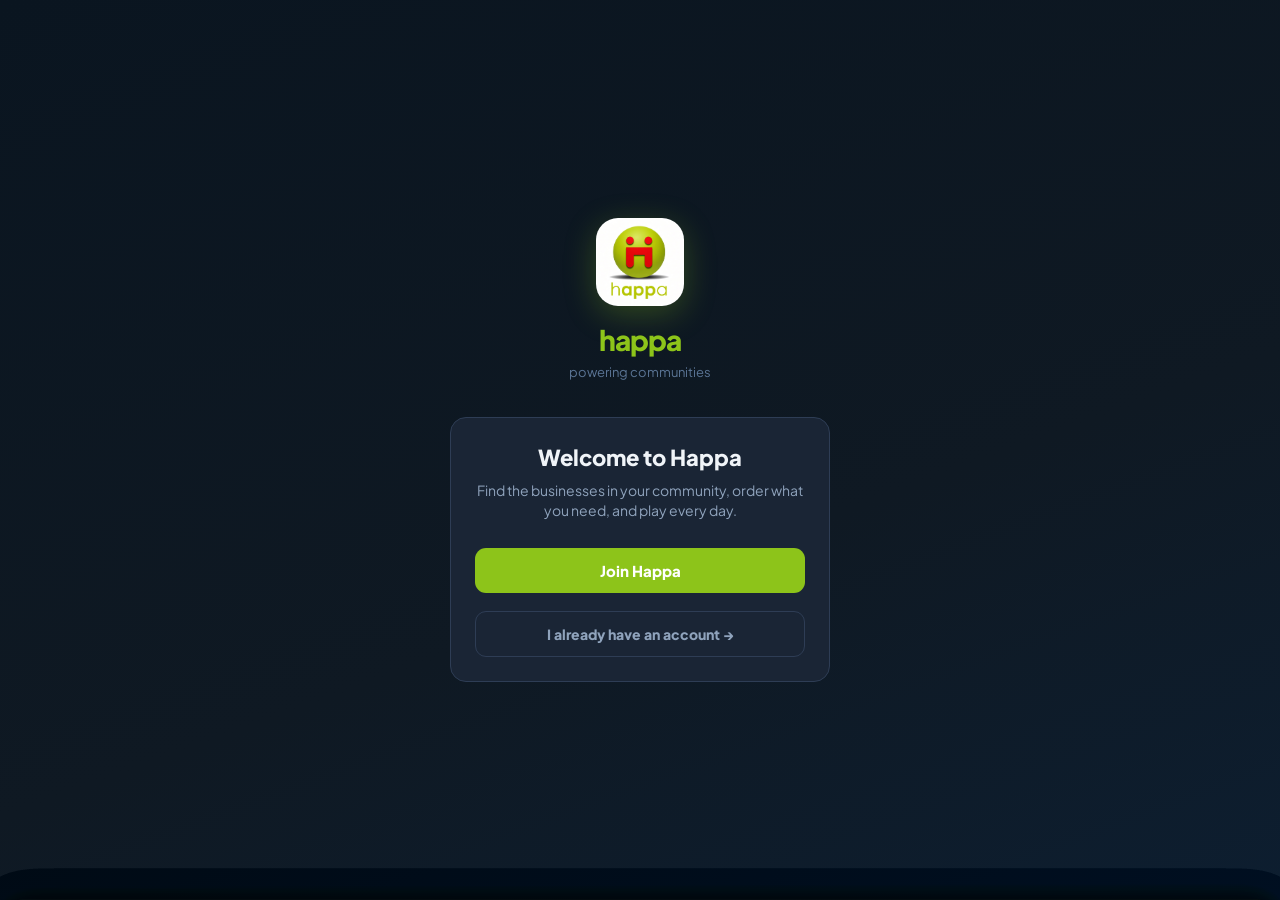
<file: happa.html>
<!DOCTYPE html>
<html lang="en">
<head>
<meta charset="UTF-8">
<meta name="viewport" content="width=device-width, initial-scale=1.0, maximum-scale=1.0, user-scalable=no">
<title>Happa</title>
<link rel="manifest" href="/manifest.json">
<meta name="theme-color" content="#0F1923">
<link rel="preconnect" href="https://fonts.googleapis.com">
<link rel="preconnect" href="https://fonts.gstatic.com" crossorigin>
<link href="https://fonts.googleapis.com/css2?family=Plus+Jakarta+Sans:wght@400;500;600;700;800;900&display=swap" rel="stylesheet">
<style>
  :root {
    --lime: #8DC41A;
    --lime-d: rgba(141,196,26,.18);
    --lime-mid: rgba(141,196,26,.28);
    --lime-light: rgba(141,196,26,.12);
    --red: #EF4444;
    --red-d: rgba(239,68,68,.15);
    --amber: #F5A623;
    --accent: #8DC41A;
    /* Dark navy palette */
    --bg: #0F1923;
    --surf: #1A2535;
    --surf2: #243044;
    --bdr: #2E3D55;
    --fg: #F0F4F8;
    --fg2: #8FA3BC;
    --fg3: #5A7494;
    --radius: 16px;
    --radius-sm: 11px;
    /* Aliases */
    --border: #2E3D55;
    --bg2: #1A2535;
    --bg3: #243044;
    --card: #1A2535;
    --txt: #F0F4F8;
    --txt2: #8FA3BC;
    --green: #8DC41A;
  }
  *,*::before,*::after { box-sizing: border-box; margin: 0; padding: 0; -webkit-tap-highlight-color: transparent; }
  html, body { height: 100%; background: var(--bg); color: var(--fg); font-family: 'Plus Jakarta Sans', system-ui, sans-serif; font-size: 15px; line-height: 1.4; overflow: hidden; }

  /* ── AUTH SCREENS ── */
  #auth-wrap { display: flex; flex-direction: column; align-items: center; justify-content: center; min-height: 100vh; padding: 24px; background: linear-gradient(160deg,#0A1520 0%,#0F1923 60%,#0D1E30 100%); }
  .happa-logo { width: 88px; height: 88px; border-radius: 22px; overflow: hidden; margin-bottom: 14px; box-shadow: 0 8px 32px var(--lime-mid); }
  .happa-logo img { width: 100%; height: 100%; object-fit: cover; }
  .happa-wordmark { font-size: 28px; font-weight: 900; letter-spacing: -1px; color: var(--lime); margin-bottom: 4px; }
  .happa-tagline { color: var(--fg3); font-size: 13px; margin-bottom: 36px; }
  .auth-card { width: 100%; max-width: 380px; background: var(--surf); border-radius: var(--radius); padding: 24px; border: 1px solid var(--bdr); }
  .auth-card h2 { font-size: 17px; font-weight: 800; margin-bottom: 18px; color: var(--fg); }
  .fl { display: block; font-size: 11px; font-weight: 700; color: var(--fg2); margin-bottom: 6px; letter-spacing: .03em; }
  .fg-field { margin-bottom: 14px; }
  .fi { width: 100%; background: var(--surf2); border: 1px solid var(--bdr); border-radius: var(--radius-sm); padding: 12px 14px; color: var(--fg); font-size: 15px; font-family: inherit; outline: none; transition: border-color .15s; }
  .fi:focus { border-color: var(--lime); }
  .fi::placeholder { color: var(--fg3); }
  .btn { width: 100%; padding: 13px; border-radius: var(--radius-sm); font-size: 15px; font-weight: 800; cursor: pointer; border: none; transition: opacity .15s; font-family: inherit; }
  .btn:active { opacity: .8; }
  .btn-primary { background: var(--lime); color: #fff; }
  .btn-ghost { background: transparent; color: var(--fg2); margin-top: 8px; font-size: 14px; border: 1px solid var(--bdr); }
  .auth-switch { text-align: center; margin-top: 14px; color: var(--fg2); font-size: 13px; }
  .auth-switch span { color: var(--lime); cursor: pointer; font-weight: 700; }
  .err-msg { color: var(--red); font-size: 12px; margin-bottom: 12px; display: none; }
  .ref-note { background: var(--lime-light); border: 1px solid var(--lime-d); border-radius: 8px; padding: 10px 12px; font-size: 13px; color: #a8e040; margin-bottom: 14px; display: none; }

  /* ── MAIN APP ── */
  #app { display: none; flex-direction: column; height: 100svh; height: 100dvh; max-width: 480px; margin: 0 auto; position: relative; }
  .top-bar { background: linear-gradient(135deg,#5a7e10 0%,#8DC41A 60%,#aee040 100%); border-bottom: none; padding: 12px 16px; display: flex; align-items: center; justify-content: space-between; flex-shrink: 0; box-shadow: 0 2px 12px rgba(0,0,0,.35); }
  .top-bar-left { display: flex; align-items: center; gap: 10px; }
  .top-logo { width: 34px; height: 34px; border-radius: 10px; overflow: hidden; flex-shrink: 0; box-shadow: 0 2px 8px rgba(0,0,0,.25); }
  .top-logo img { width: 100%; height: 100%; object-fit: cover; }
  .top-title { font-weight: 900; font-size: 17px; color: #fff; letter-spacing: -.3px; text-shadow: 0 1px 3px rgba(0,0,0,.2); }
  .top-title span { color: rgba(255,255,255,.85); }
  .avatar-btn { width: 34px; height: 34px; border-radius: 50%; background: rgba(255,255,255,.25); border: 1.5px solid rgba(255,255,255,.4); display: flex; align-items: center; justify-content: center; font-size: 16px; cursor: pointer; }
  .content { flex: 1; overflow-y: auto; -webkit-overflow-scrolling: touch; }

  /* ── BOTTOM NAV ── */
  .bottom-nav { background: #111E2D; border-top: 1px solid #1E3048; display: flex; flex-shrink: 0; padding: 4px max(6px,env(safe-area-inset-right,0px)) max(10px,calc(4px + env(safe-area-inset-bottom,0px))) max(6px,env(safe-area-inset-left,0px)); justify-content: space-around; }
  .nav-item { flex: 1; display: flex; flex-direction: column; align-items: center; gap: 3px; padding: 6px 4px; cursor: pointer; border: none; background: transparent; color: var(--fg3); font-size: 10px; font-weight: 700; letter-spacing: .02em; border-radius: 10px; transition: background .15s, color .15s; font-family: inherit; }
  .nav-item .nav-icon { font-size: 20px; line-height: 1; }
  .nav-item.active { color: var(--lime); }
  .nav-badge { background: var(--red); color: #fff; font-size: 10px; font-weight: 700; border-radius: 10px; padding: 1px 5px; position: absolute; margin-top: -4px; margin-left: 12px; }

  /* ── PAGES ── */
  .page { display: none; height: 100%; overflow-y: auto; -webkit-overflow-scrolling: touch; }
  .page.active { display: block; }
  .section-header { padding: 18px 16px 8px; font-size: 11px; font-weight: 700; letter-spacing: .07em; text-transform: uppercase; color: var(--fg3); }
  .empty-state { text-align: center; padding: 60px 24px; }
  .empty-state .es-icon { font-size: 44px; margin-bottom: 14px; }
  .empty-state h3 { font-size: 16px; font-weight: 800; color: var(--fg); margin-bottom: 6px; }
  .empty-state p { font-size: 13px; color: var(--fg2); line-height: 1.6; }

  /* ── SHOP CARD ── */
  .shop-card { background: var(--surf); border: 1px solid var(--bdr); border-radius: var(--radius); margin: 0 16px 10px; overflow: hidden; cursor: pointer; transition: transform .1s; }
  .shop-card:active { transform: scale(.985); }
  .shop-card-body { padding: 14px 16px; display: flex; align-items: center; gap: 14px; }
  .shop-avatar { width: 48px; height: 48px; border-radius: 13px; background: var(--surf2); flex-shrink: 0; display: flex; align-items: center; justify-content: center; font-size: 24px; overflow: hidden; border: 1px solid var(--bdr); }
  .shop-avatar img { width: 100%; height: 100%; object-fit: cover; }
  .shop-info { flex: 1; min-width: 0; }
  .shop-name { font-weight: 700; font-size: 14px; white-space: nowrap; overflow: hidden; text-overflow: ellipsis; }
  .shop-meta { font-size: 12px; color: var(--fg2); margin-top: 2px; white-space: nowrap; overflow: hidden; text-overflow: ellipsis; }
  .shop-badge { font-size: 10px; font-weight: 700; padding: 2px 8px; border-radius: 20px; background: var(--lime-d); color: #a8e040; margin-top: 4px; display: inline-block; }
  .shop-badge.home { background: var(--lime-mid); color: #c5f06a; }
  .shop-badge.no-orders { background: var(--surf2); color: var(--fg3); }
  .shop-order-btn { background: var(--lime); color: #fff; border: none; border-radius: 9px; padding: 8px 14px; font-size: 13px; font-weight: 700; cursor: pointer; flex-shrink: 0; font-family: inherit; }
  .shop-order-btn:disabled { background: var(--surf2); color: var(--fg3); cursor: default; }

  /* ── CATALOG SHEET ── */
  .sheet-overlay { position: fixed; inset: 0; background: rgba(0,0,0,.5); z-index: 100; display: none; }
  .sheet { position: fixed; left: 0; right: 0; bottom: 0; background: var(--bg); border-radius: 22px 22px 0 0; z-index: 101; max-height: 92vh; display: flex; flex-direction: column; transform: translateY(100%); transition: transform .3s cubic-bezier(.32,.72,0,1); box-shadow: 0 -4px 32px rgba(0,0,0,.10); }
  .sheet.open { transform: translateY(0); }
  .sheet-handle { width: 32px; height: 4px; background: var(--bdr); border-radius: 2px; margin: 10px auto 0; flex-shrink: 0; }
  .sheet-head { padding: 14px 20px 12px; border-bottom: 1px solid var(--bdr); flex-shrink: 0; }
  .sheet-head h3 { font-size: 16px; font-weight: 800; color: var(--fg); }
  .sheet-head p { font-size: 12px; color: var(--fg2); margin-top: 2px; }
  .sheet-body { overflow-y: auto; flex: 1; padding-bottom: 100px; }
  .sheet-footer { position: absolute; bottom: 0; left: 0; right: 0; padding: 12px 16px max(20px,calc(8px + env(safe-area-inset-bottom,0px))); background: var(--bg); border-top: 1px solid var(--bdr); }
  .cart-bar { background: var(--lime); border-radius: 13px; padding: 14px 18px; display: flex; align-items: center; justify-content: space-between; cursor: pointer; }
  .cart-bar-left { font-size: 14px; font-weight: 700; color: #fff; }
  .cart-bar-right { font-size: 15px; font-weight: 900; color: #fff; }

  /* ── PRODUCT ROW ── */
  .product-row { display: flex; align-items: center; gap: 14px; padding: 14px 20px; border-bottom: 1px solid var(--bdr); }
  .product-emoji { font-size: 26px; flex-shrink: 0; }
  .product-info { flex: 1; min-width: 0; }
  .product-name { font-weight: 600; font-size: 14px; }
  .product-price { color: #8DC41A; font-size: 14px; font-weight: 700; margin-top: 2px; }
  .product-stock { font-size: 12px; color: var(--fg2); }
  .qty-ctrl { display: flex; align-items: center; gap: 10px; flex-shrink: 0; }
  .qty-btn { width: 30px; height: 30px; border-radius: 50%; background: var(--surf2); border: 1px solid var(--bdr); color: var(--fg); font-size: 18px; display: flex; align-items: center; justify-content: center; cursor: pointer; line-height: 1; }
  .qty-btn:active { background: var(--bdr); }
  .qty-num { font-weight: 700; font-size: 15px; min-width: 20px; text-align: center; }

  /* ── CHECKOUT SHEET ── */
  .checkout-row { padding: 12px 20px; display: flex; align-items: center; justify-content: space-between; border-bottom: 1px solid var(--bdr); gap: 12px; }
  .checkout-row label { font-size: 13px; color: var(--fg2); flex-shrink: 0; font-weight: 500; }
  .checkout-row select, .checkout-row .co-val { background: var(--surf); border: 1px solid var(--bdr); border-radius: 8px; padding: 8px 12px; color: var(--fg); font-size: 14px; font-family: inherit; outline: none; }
  .checkout-row select:focus, .checkout-row .co-val:focus { border-color: var(--lime); }
  .checkout-total { padding: 16px 20px; display: flex; justify-content: space-between; align-items: center; border-bottom: 1px solid var(--bdr); }
  .checkout-total span { font-size: 13px; color: var(--fg2); }
  .checkout-total strong { font-size: 20px; font-weight: 900; color: #8DC41A; }
  .notes-row { padding: 12px 20px 16px; }
  .notes-row textarea { width: 100%; background: var(--surf); border: 1px solid var(--bdr); border-radius: 10px; padding: 10px 12px; color: var(--fg); font-size: 14px; font-family: inherit; outline: none; resize: none; }
  .notes-row textarea:focus { border-color: var(--lime); }
  .co-item-row { display: flex; align-items: center; padding: 12px 20px; border-bottom: 1px solid var(--bdr); gap: 10px; }
  .co-item-row .co-item-label { flex: 1; font-size: 14px; }
  .co-item-row .co-item-price { font-size: 14px; font-weight: 600; color: #8DC41A; flex-shrink: 0; }
  .co-del-btn { background: none; border: none; font-size: 18px; cursor: pointer; padding: 2px 6px; border-radius: 6px; color: var(--fg3); flex-shrink: 0; }
  .co-del-btn:active { background: var(--surf2); }
  .sheet-back-btn { background: none; border: none; font-size: 14px; color: var(--fg2); cursor: pointer; padding: 4px 8px 4px 0; font-weight: 600; display: flex; align-items: center; gap: 4px; font-family: inherit; }
  .sheet-back-btn:active { color: var(--fg); }

  /* ── ORDERS PAGE ── */
  .order-card { margin: 0 16px 10px; background: var(--surf); border: 1px solid var(--bdr); border-radius: var(--radius); overflow: hidden; }
  .order-card-head { padding: 13px 16px; display: flex; align-items: center; justify-content: space-between; border-bottom: 1px solid var(--bdr); }
  .order-shop-name { font-weight: 700; font-size: 14px; }
  .order-date { font-size: 11px; color: var(--fg2); margin-top: 2px; }
  .order-status { font-size: 11px; font-weight: 700; padding: 3px 9px; border-radius: 20px; }
  .order-status.pending { background: rgba(245,158,11,.15); color: #92400e; }
  .order-status.approved { background: rgba(59,130,246,.15); color: #1e40af; }
  .order-status.ready { background: var(--lime-d); color: #3a5a0a; }
  .order-status.collected { background: rgba(34,197,94,.15); color: #166534; }
  .order-status.cancelled { background: var(--red-d); color: var(--red); }
  .order-items { padding: 11px 16px; }
  .order-item-row { display: flex; justify-content: space-between; font-size: 13px; padding: 3px 0; color: var(--fg2); }
  .order-item-row strong { color: var(--fg); }
  .order-foot { padding: 10px 16px 13px; display: flex; align-items: center; justify-content: space-between; }
  .order-total { font-size: 15px; font-weight: 800; color: #8DC41A; }
  .order-cancel-btn { background: transparent; border: 1px solid var(--bdr); border-radius: 8px; color: var(--fg2); font-size: 12px; padding: 5px 12px; cursor: pointer; font-family: inherit; }

  /* ── PROFILE SHEET ── */
  .profile-item { padding: 15px 20px; display: flex; align-items: center; gap: 14px; border-bottom: 1px solid var(--bdr); }
  .profile-item-icon { font-size: 20px; width: 38px; text-align: center; }
  .profile-item-info h4 { font-size: 14px; font-weight: 600; }
  .profile-item-info p { font-size: 12px; color: var(--fg2); margin-top: 2px; }
  .signout-btn { margin: 20px 20px 40px; display: block; width: calc(100% - 40px); }

  /* ── TOAST ── */
  #toast { position: fixed; bottom: 90px; left: 50%; transform: translateX(-50%); background: var(--fg); color: #fff; border-radius: 12px; padding: 11px 18px; font-size: 13px; font-weight: 600; white-space: nowrap; z-index: 999; opacity: 0; transition: opacity .2s; pointer-events: none; box-shadow: 0 4px 20px rgba(0,0,0,.15); }
  #toast.show { opacity: 1; }

  /* ── LOADING ── */
  .spinner { width: 26px; height: 26px; border: 3px solid var(--bdr); border-top-color: var(--lime); border-radius: 50%; animation: spin .7s linear infinite; margin: 40px auto; }
  @keyframes spin { to { transform: rotate(360deg); } }
  .loading-row { display: flex; justify-content: center; padding: 40px; }

  /* ── ADS BANNER ── */
  .ads-section { padding: 14px 0 0; }
  .ads-section-label { padding: 0 16px 8px; font-size: 11px; font-weight: 700; letter-spacing: .07em; text-transform: uppercase; color: var(--fg3); }
  .ads-scroll { display: flex; gap: 10px; overflow-x: auto; padding: 0 16px 14px; scrollbar-width: none; -ms-overflow-style: none; scroll-snap-type: x mandatory; }
  .ads-scroll::-webkit-scrollbar { display: none; }
  .ad-card { flex-shrink: 0; width: 200px; height: 114px; border-radius: 16px; position: relative; overflow: hidden; cursor: pointer; scroll-snap-align: start; background: var(--surf2); transition: transform .1s; }
  .ad-card:active { transform: scale(.97); }
  .ad-card-img { position: absolute; inset: 0; display: flex; align-items: center; justify-content: center; font-size: 50px; }
  .ad-card-img img { width: 100%; height: 100%; object-fit: cover; }
  .ad-card-overlay { position: absolute; inset: 0; background: linear-gradient(to top, rgba(0,0,0,.7) 0%, rgba(0,0,0,.08) 60%, transparent 100%); }
  .ad-card-body { position: absolute; bottom: 0; left: 0; right: 0; padding: 10px 12px; }
  .ad-card-name { font-size: 13px; font-weight: 800; color: #fff; white-space: nowrap; overflow: hidden; text-overflow: ellipsis; }
  .ad-card-tag { font-size: 10px; font-weight: 700; color: rgba(255,255,255,.75); margin-top: 1px; }
  .ad-card-badge { position: absolute; top: 8px; right: 8px; background: var(--lime); color: #fff; font-size: 10px; font-weight: 800; padding: 2px 7px; border-radius: 20px; }

  /* ── HUB PAGE ── */
  .home-greeting { padding: 20px 16px 8px; }
  .home-greeting h2 { font-size: 22px; font-weight: 900; color: var(--fg); }
  .home-greeting p { font-size: 13px; color: var(--fg2); margin-top: 3px; }
  .hub-grid { display: grid; grid-template-columns: 1fr 1fr; gap: 10px; padding: 14px 16px 20px; }
  .hub-tile { background: var(--surf); border: 1px solid var(--bdr); border-radius: 18px; padding: 18px 16px; cursor: pointer; transition: transform .12s; }
  .hub-tile:active { transform: scale(.96); }
  .hub-tile-green { border-color: rgba(141,196,26,.25); }
  .hub-tile-green:hover, .hub-tile-green:active { background: rgba(141,196,26,.08); border-color: rgba(141,196,26,.4); }
  .hub-tile-icon { font-size: 30px; margin-bottom: 10px; }
  .hub-tile-label { font-weight: 800; font-size: 14px; color: var(--fg); }
  .hub-tile-sub { font-size: 11px; color: var(--lime); margin-top: 3px; opacity:.8; }

  /* ── PAGE HEADER BAR ── */
  .page-header-bar { display: flex; align-items: center; gap: 4px; padding: 14px 16px 8px; border-bottom: 1px solid var(--bdr); margin-bottom: 4px; }
  .page-back-btn { background: var(--surf2); border: 1px solid var(--bdr); border-radius: 8px; font-size: 16px; font-weight: 700; color: var(--fg2); cursor: pointer; padding: 4px 10px; line-height: 1; font-family: inherit; }
  .page-header-title { font-size: 17px; font-weight: 800; color: var(--fg); margin-left: 4px; }

  /* ── CATEGORY ROWS (merchants page) ── */
  .home-greeting-alt { padding: 16px 16px 4px; }
  .cat-section { margin-bottom: 4px; }
  .cat-title { padding: 14px 16px 8px; font-size: 13px; font-weight: 700; color: var(--fg); display: flex; align-items: center; gap: 6px; }
  .cat-count { font-size: 11px; font-weight: 500; color: var(--fg3); }
  .cat-scroll { display: flex; gap: 10px; overflow-x: auto; padding: 0 16px 14px; scrollbar-width: none; -ms-overflow-style: none; scroll-snap-type: x mandatory; }
  .cat-scroll::-webkit-scrollbar { display: none; }
  .shop-pill { flex-shrink: 0; width: 128px; background: var(--surf); border-radius: 14px; overflow: hidden; cursor: pointer; scroll-snap-align: start; transition: transform .1s; border: 1px solid var(--bdr); }
  .shop-pill:active { transform: scale(.96); }
  .shop-pill-img { height: 70px; background: var(--surf2); display: flex; align-items: center; justify-content: center; font-size: 30px; position: relative; overflow: hidden; }
  .shop-pill-img img { width: 100%; height: 100%; object-fit: cover; }
  .shop-pill-open-dot { position: absolute; top: 6px; right: 6px; width: 7px; height: 7px; border-radius: 50%; background: var(--lime); border: 1.5px solid var(--surf); }
  .shop-pill-body { padding: 7px 9px 9px; }
  .shop-pill-name { font-weight: 700; font-size: 12px; white-space: nowrap; overflow: hidden; text-overflow: ellipsis; color: var(--fg); }
  .shop-pill-meta { font-size: 10px; color: var(--fg2); margin-top: 1px; white-space: nowrap; overflow: hidden; text-overflow: ellipsis; }
  .shop-pill-order { display: inline-block; margin-top: 5px; font-size: 10px; font-weight: 700; padding: 2px 7px; border-radius: 20px; background: var(--lime); color: #fff; }
  .shop-pill-order.closed { background: var(--surf2); color: var(--fg3); }
</style>
</head>
<body>

<!-- ── TOAST ── -->
<div id="toast"></div>

<!-- ── AUTH SCREENS ── -->
<div id="auth-wrap">
  <div class="happa-logo"><img src="/happa-customer-logo.jpg" alt="Happa"></div>
  <div class="happa-wordmark">happa</div>
  <div class="happa-tagline">powering communities</div>

  <!-- Welcome -->
  <div id="screen-welcome" class="auth-card" style="text-align:center">
    <h2 style="font-size:22px;margin-bottom:8px">Welcome to Happa</h2>
    <p style="color:var(--fg2);font-size:14px;margin-bottom:28px">Find the businesses in your community, order what you need, and play every day.</p>
    <button class="btn btn-primary" onclick="showScreen('signup')" style="margin-bottom:10px">Join Happa</button>
    <button class="btn btn-ghost" onclick="showScreen('signin')">I already have an account →</button>
  </div>

  <!-- Sign Up -->
  <div id="screen-signup" class="auth-card" style="display:none">
    <h2>Create your account</h2>
    <div id="signup-ref-note" class="ref-note"></div>
    <div id="signup-err" class="err-msg"></div>
    <input class="fi" id="su-name" type="text" placeholder="Your name" autocomplete="name">
    <input class="fi" id="su-phone" type="tel" placeholder="Phone (07XX XXX XXX)" autocomplete="tel">
    <input class="fi" id="su-pin" type="password" placeholder="Create a 4-digit PIN" maxlength="4" inputmode="numeric">
    <input class="fi" id="su-pin2" type="password" placeholder="Confirm PIN" maxlength="4" inputmode="numeric">
    <button class="btn btn-primary" onclick="doSignup()">Join →</button>
    <div class="auth-switch">Already have an account? <span onclick="showScreen('signin')">Sign in</span></div>
  </div>

  <!-- Sign In -->
  <div id="screen-signin" class="auth-card" style="display:none">
    <h2>Welcome back</h2>
    <div id="signin-err" class="err-msg"></div>
    <input class="fi" id="si-phone" type="tel" placeholder="Phone" autocomplete="tel">
    <input class="fi" id="si-pin" type="password" placeholder="PIN" maxlength="4" inputmode="numeric">
    <button class="btn btn-primary" onclick="doSignin()">Sign in →</button>
    <div class="auth-switch">New to Happa? <span onclick="showScreen('signup')">Join now</span></div>
  </div>
</div>

<!-- ── MAIN APP ── -->
<div id="app">
  <div class="top-bar">
    <div class="top-bar-left">
      <div class="top-logo"><img src="/happa-customer-logo.jpg" alt="Happa"></div>
      <span class="top-title" id="top-user-name">happa</span>
    </div>
    <div class="avatar-btn" onclick="openProfile()">👤</div>
  </div>

  <div class="content">
    <!-- HOME (hub) -->
    <div class="page active" id="page-home">
      <div class="home-greeting">
        <h2 id="greeting-text">Good morning 👋</h2>
        <p id="greeting-sub">Discover your community</p>
      </div>
      <!-- Ads / Featured banner -->
      <div class="ads-section" id="ads-section" style="display:none">
        <div class="ads-section-label">Featured merchants</div>
        <div class="ads-scroll" id="ads-scroll"></div>
      </div>
      <!-- Hub tiles -->
      <div class="hub-grid" id="hub-grid">
        <div class="hub-tile hub-tile-green" onclick="switchTab('merchants');loadNearby()">
          <div class="hub-tile-icon">🏪</div>
          <div class="hub-tile-label">Merchants</div>
          <div class="hub-tile-sub">Browse & order</div>
        </div>
        <div class="hub-tile hub-tile-green" onclick="switchTab('family');loadFamily()">
          <div class="hub-tile-icon">👨‍👩‍👧</div>
          <div class="hub-tile-label">Family</div>
          <div class="hub-tile-sub">Manage & tasks</div>
        </div>
        <div class="hub-tile hub-tile-green" onclick="switchTab('goals');loadGoals()">
          <div class="hub-tile-icon">🎯</div>
          <div class="hub-tile-label">Goals</div>
          <div class="hub-tile-sub">Save & track wins</div>
        </div>
        <div class="hub-tile hub-tile-green" onclick="switchTab('loyalty');loadPoints()">
          <div class="hub-tile-icon">⭐</div>
          <div class="hub-tile-label">My Points</div>
          <div class="hub-tile-sub">Loyalty & rewards</div>
        </div>
        <div class="hub-tile hub-tile-green" onclick="switchTab('games')">
          <div class="hub-tile-icon">🎮</div>
          <div class="hub-tile-label">Games</div>
          <div class="hub-tile-sub">Play & earn points</div>
        </div>
        <div class="hub-tile hub-tile-green" onclick="switchTab('carpool');loadCarpool()">
          <div class="hub-tile-icon">🚗</div>
          <div class="hub-tile-label">Carpooling</div>
          <div class="hub-tile-sub">Share a ride</div>
        </div>
        <div class="hub-tile hub-tile-green" onclick="switchTab('leisure');loadLeisure()">
          <div class="hub-tile-icon">🎉</div>
          <div class="hub-tile-label">Leisure</div>
          <div class="hub-tile-sub">Activities & events</div>
        </div>
        <div class="hub-tile hub-tile-green" onclick="switchTab('community')">
          <div class="hub-tile-icon">🏘️</div>
          <div class="hub-tile-label">Community</div>
          <div class="hub-tile-sub">Your favourites</div>
        </div>
      </div>
    </div>

    <!-- MERCHANTS (categorised browse) -->
    <div class="page" id="page-merchants">
      <div class="page-header-bar">
        <button class="page-back-btn" onclick="switchTab('home')">‹</button>
        <span class="page-header-title">Merchants</span>
      </div>
      <div id="nearby-list"><div class="loading-row"><div class="spinner"></div></div></div>
    </div>

    <!-- COMMUNITY (saved merchants) -->
    <div class="page" id="page-community">
      <div class="page-header-bar">
        <button class="page-back-btn" onclick="switchTab('home')">‹</button>
        <span class="page-header-title">My Community</span>
      </div>
      <div id="mine-list"><div class="loading-row"><div class="spinner"></div></div></div>
    </div>

    <!-- ORDERS -->
    <div class="page" id="page-orders">
      <div class="page-header-bar">
        <button class="page-back-btn" onclick="switchTab('home')">‹</button>
        <span class="page-header-title">My Orders</span>
      </div>
      <div id="orders-list"><div class="loading-row"><div class="spinner"></div></div></div>
    </div>

    <!-- FAMILY -->
    <div class="page" id="page-family">
      <div class="page-header-bar">
        <button class="page-back-btn" onclick="switchTab('home')">‹</button>
        <span class="page-header-title">Family</span>
      </div>
      <div id="family-content"><div class="loading-row"><div class="spinner"></div></div></div>
    </div>

    <!-- GOALS -->
    <div class="page" id="page-goals">
      <div class="page-header-bar">
        <button class="page-back-btn" onclick="switchTab('home')">‹</button>
        <span class="page-header-title">My Goals</span>
      </div>
      <div id="goals-content"><div class="loading-row"><div class="spinner"></div></div></div>
    </div>

    <!-- LOYALTY / POINTS -->
    <div class="page" id="page-loyalty">
      <div class="page-header-bar">
        <button class="page-back-btn" onclick="switchTab('home')">‹</button>
        <span class="page-header-title">My Points</span>
      </div>
      <div id="loyalty-content"><div class="loading-row"><div class="spinner"></div></div></div>
    </div>

    <!-- CARPOOLING -->
    <div class="page" id="page-carpool">
      <div class="page-header-bar">
        <button class="page-back-btn" onclick="switchTab('home')">‹</button>
        <span class="page-header-title">🚗 Carpooling</span>
      </div>
      <div id="carpool-content"><div class="loading-row"><div class="spinner"></div></div></div>
    </div>

    <!-- LEISURE & ACTIVITIES -->
    <div class="page" id="page-leisure">
      <div class="page-header-bar">
        <button class="page-back-btn" onclick="switchTab('home')">‹</button>
        <span class="page-header-title">🎉 Leisure & Activities</span>
      </div>
      <div id="leisure-content"><div class="loading-row"><div class="spinner"></div></div></div>
    </div>

    <!-- GAMES -->
    <div class="page" id="page-games">
      <div class="page-header-bar">
        <button class="page-back-btn" onclick="switchTab('home')">‹</button>
        <span class="page-header-title">Games</span>
      </div>
      <div style="padding:16px">
        <p style="color:var(--fg2);font-size:13px;margin-bottom:16px">Play mini-games and earn Happa points 🎯</p>
        <div class="hub-grid">
          <div class="hub-tile" onclick="launchGame('tap')">
            <div class="hub-tile-icon">👆</div>
            <div class="hub-tile-label">Tap Rush</div>
            <div class="hub-tile-sub">Tap as fast as you can</div>
          </div>
          <div class="hub-tile" onclick="launchGame('memory')">
            <div class="hub-tile-icon">🧠</div>
            <div class="hub-tile-label">Memory Match</div>
            <div class="hub-tile-sub">Match the pairs</div>
          </div>
          <div class="hub-tile" onclick="launchGame('spin')">
            <div class="hub-tile-icon">🎡</div>
            <div class="hub-tile-label">Lucky Spin</div>
            <div class="hub-tile-sub">Daily prize wheel</div>
          </div>
          <div class="hub-tile" onclick="launchGame('quiz')">
            <div class="hub-tile-icon">❓</div>
            <div class="hub-tile-label">Happa Quiz</div>
            <div class="hub-tile-sub">Daily questions</div>
          </div>
          <div class="hub-tile" onclick="launchGame('route27')">
            <div class="hub-tile-icon">🚗</div>
            <div class="hub-tile-label">Route 2027</div>
            <div class="hub-tile-sub">Mombasa → Kisumu</div>
          </div>
        </div>
        <div id="game-area" style="margin-top:12px;padding:0 16px"></div>
      </div>
    </div>
  </div>

  <nav class="bottom-nav">
    <button class="nav-item active" id="nav-home" onclick="switchTab('home')">
      <span class="nav-icon">🏠</span>Home
    </button>
    <button class="nav-item" id="nav-merchants" onclick="switchTab('merchants');loadNearby()">
      <span class="nav-icon">🏪</span>Merchants
    </button>
    <button class="nav-item" id="nav-orders" onclick="switchTab('orders');loadOrders()">
      <span class="nav-icon">🛒</span>Orders
    </button>
    <button class="nav-item" id="nav-family" onclick="switchTab('family');loadFamily()">
      <span class="nav-icon">👨‍👩‍👧</span>Family
    </button>
    <button class="nav-item" id="nav-loyalty" onclick="switchTab('loyalty');loadPoints()">
      <span class="nav-icon">⭐</span>Points
    </button>
  </nav>
</div>

<!-- ── CATALOG SHEET ── -->
<div class="sheet-overlay" id="catalog-overlay" onclick="closeCatalog()"></div>
<div class="sheet" id="catalog-sheet">
  <div class="sheet-handle"></div>
  <div class="sheet-head">
    <button class="sheet-back-btn" onclick="closeCatalog()">‹ Back</button>
    <h3 id="cat-shop-name">Shop</h3>
    <p id="cat-shop-meta"></p>
  </div>
  <div class="sheet-body" id="cat-products"></div>
  <div class="sheet-footer" id="cat-footer" style="display:none">
    <div class="cart-bar" onclick="openCheckout()">
      <div class="cart-bar-left" id="cart-summary">0 items</div>
      <div class="cart-bar-right" id="cart-total">KES 0</div>
    </div>
  </div>
</div>

<!-- ── CHECKOUT SHEET ── -->
<div class="sheet-overlay" id="co-overlay"></div>
<div class="sheet" id="co-sheet">
  <div class="sheet-handle"></div>
  <div class="sheet-head">
    <button class="sheet-back-btn" onclick="closeCheckout()">‹ Back</button>
    <h3>Review your order</h3>
    <p id="co-shop-name"></p>
  </div>
  <div class="sheet-body">
    <div id="co-items"></div>
    <div class="checkout-total">
      <span>Total</span>
      <strong id="co-total">KES 0</strong>
    </div>
    <div class="checkout-row">
      <label>Order type</label>
      <select id="co-type">
        <option value="pickup">Pickup</option>
        <option value="collection">Collection (I'll send someone)</option>
        <option value="delivery">Delivery (billed by rider)</option>
      </select>
    </div>
    <div class="checkout-row">
      <label>Pay with</label>
      <select id="co-pay" onchange="onPayChange()">
        <option value="cash">Cash</option>
        <option value="mpesa">M-Pesa</option>
      </select>
    </div>
    <div class="checkout-row" id="mpesa-code-row" style="display:none">
      <label>M-Pesa code *</label>
      <input class="co-val" type="text" id="co-mpesa" placeholder="e.g. QKL12345WX" style="text-transform:uppercase;max-width:160px">
    </div>
    <div class="checkout-row" id="debt-date-row" style="display:none">
      <label>Pay by *</label>
      <input class="co-val" type="date" id="co-debt-date" style="max-width:160px">
    </div>
    <div class="notes-row">
      <textarea id="co-notes" rows="2" placeholder="Any notes for the merchant? (optional)"></textarea>
    </div>
  </div>
  <div class="sheet-footer">
    <button class="btn btn-primary" onclick="placeOrder()">Place Order</button>
    <button class="btn btn-ghost" onclick="abandonCart()" style="margin-top:8px">Cancel order</button>
  </div>
</div>

<!-- ── PROFILE SHEET ── -->
<div class="sheet-overlay" id="profile-overlay" onclick="closeProfile()"></div>
<div class="sheet" id="profile-sheet">
  <div class="sheet-handle"></div>
  <div class="sheet-head">
    <h3 id="profile-name">Profile</h3>
    <p id="profile-phone" style="color:var(--fg2);font-size:13px;margin-top:4px"></p>
  </div>
  <div class="sheet-body">
    <div class="profile-item" onclick="openHomeLocationPicker()" style="cursor:pointer">
      <div class="profile-item-icon">🏠</div>
      <div class="profile-item-info">
        <h4>Home community <span style="font-size:11px;opacity:.5">📍 tap to set</span></h4>
        <p id="profile-home">—</p>
      </div>
    </div>
    <div class="profile-item">
      <div class="profile-item-icon">📨</div>
      <div class="profile-item-info">
        <h4>Your invite code</h4>
        <p id="profile-invite-code" style="color:var(--lime);font-weight:700;letter-spacing:1px;cursor:pointer" onclick="copyInvite()">—</p>
      </div>
    </div>
    <div class="profile-item" onclick="openChangePin()" style="cursor:pointer">
      <div class="profile-item-icon">🔐</div>
      <div class="profile-item-info">
        <h4>Change PIN</h4>
        <p>Update your 4-digit PIN</p>
      </div>
      <span style="color:var(--fg3);font-size:18px">›</span>
    </div>
    <div class="profile-item" onclick="openChangePhone()" style="cursor:pointer">
      <div class="profile-item-icon">📱</div>
      <div class="profile-item-info">
        <h4>Change Phone Number</h4>
        <p>Update your registered phone</p>
      </div>
      <span style="color:var(--fg3);font-size:18px">›</span>
    </div>
    <div class="profile-item" onclick="showPrivacyPolicy()" style="cursor:pointer">
      <div class="profile-item-icon">🛡️</div>
      <div class="profile-item-info">
        <h4>Privacy Policy</h4>
        <p>How we protect your data</p>
      </div>
      <span style="color:var(--fg3);font-size:18px">›</span>
    </div>
    <div class="profile-item" style="border:none">
      <div class="profile-item-icon">ℹ️</div>
      <div class="profile-item-info">
        <h4>About Happa</h4>
        <p>Powering communities, one business at a time.</p>
      </div>
    </div>
    <button class="btn btn-ghost signout-btn" onclick="signOut()">Sign out</button>
    <button class="btn" onclick="confirmDeleteAccount()" style="margin-top:8px;background:#fee2e2;color:#dc2626;border:none;border-radius:12px;padding:14px;width:100%;font-size:14px;font-weight:700;cursor:pointer">🗑️ Delete Account</button>
  </div>
</div>

<!-- ── CHANGE PIN SHEET ── -->
<div class="sheet-overlay" id="change-pin-overlay" onclick="closeSheet('change-pin')"></div>
<div class="sheet" id="change-pin-sheet">
  <div class="sheet-handle"></div>
  <div class="sheet-head"><h3>Change PIN</h3></div>
  <div class="sheet-body" style="overflow-y:auto;padding:16px 20px 20px">
    <label class="fi-lbl">Current PIN</label>
    <input class="fi" type="password" inputmode="numeric" maxlength="4" id="cp-old" placeholder="Current 4-digit PIN">
    <label class="fi-lbl">New PIN</label>
    <input class="fi" type="password" inputmode="numeric" maxlength="4" id="cp-new" placeholder="New 4-digit PIN">
    <label class="fi-lbl">Confirm New PIN</label>
    <input class="fi" type="password" inputmode="numeric" maxlength="4" id="cp-new2" placeholder="Repeat new PIN">
    <p id="cp-err" style="color:#ef4444;font-size:13px;display:none;margin-top:8px"></p>
    <button class="btn btn-primary" style="margin-top:20px" onclick="doChangePin()">Update PIN</button>
    <button class="btn btn-ghost" onclick="closeSheet('change-pin')" style="margin-top:10px">Cancel</button>
  </div>
</div>

<!-- ── CHANGE PHONE SHEET ── -->
<div class="sheet-overlay" id="change-phone-overlay" onclick="closeSheet('change-phone')"></div>
<div class="sheet" id="change-phone-sheet">
  <div class="sheet-handle"></div>
  <div class="sheet-head"><h3>Change Phone Number</h3></div>
  <div class="sheet-body" style="overflow-y:auto;padding:16px 20px 20px">
    <p style="font-size:13px;color:var(--fg2);margin-bottom:16px">Enter your PIN to confirm this change.</p>
    <label class="fi-lbl">New Phone Number</label>
    <input class="fi" type="tel" id="chph-new" placeholder="e.g. 0712345678">
    <label class="fi-lbl">Your PIN</label>
    <input class="fi" type="password" inputmode="numeric" maxlength="4" id="chph-pin" placeholder="4-digit PIN">
    <p id="chph-err" style="color:#ef4444;font-size:13px;display:none;margin-top:8px"></p>
    <button class="btn btn-primary" style="margin-top:20px" onclick="doChangePhone()">Update Phone</button>
    <button class="btn btn-ghost" onclick="closeSheet('change-phone')" style="margin-top:10px">Cancel</button>
  </div>
</div>

<!-- ── PRIVACY POLICY SHEET ── -->
<div class="sheet-overlay" id="privacy-overlay" onclick="closeSheet('privacy')"></div>
<div class="sheet" id="privacy-sheet" style="max-height:85vh">
  <div class="sheet-handle"></div>
  <div class="sheet-head"><h3>Privacy Policy</h3></div>
  <div class="sheet-body" style="overflow-y:auto">
    <p style="font-size:13px;color:var(--fg2);line-height:1.7">
      <strong>Happa Community App</strong><br><br>
      We collect your name, phone number, and PIN to create and secure your account. Your shopping and family activity data is stored securely on Supabase servers.<br><br>
      <strong>What we collect:</strong> Name, phone number (hashed PIN), order history, family group membership, points earned, and app activity.<br><br>
      <strong>How we use it:</strong> To provide the Happa service, connect you with local shops, manage your family group, and improve the app.<br><br>
      <strong>Data sharing:</strong> We do not sell your data. Merchant partners see only orders placed with them.<br><br>
      <strong>Your rights:</strong> You may delete your account at any time. Deletion removes all personal data within 30 days.<br><br>
      <strong>Contact:</strong> For data requests, email <span style="color:var(--lime)">support@happa.co.ke</span>
    </p>
  </div>
  <div class="sheet-footer">
    <button class="btn btn-ghost" onclick="closeSheet('privacy')">Close</button>
  </div>
</div>

<script>
// ── CONFIG ──
const SUPA_URL = 'https://zxucpsdfcokkjtcgygna.supabase.co';
const ANON_KEY = 'eyJhbGciOiJIUzI1NiIsInR5cCI6IkpXVCJ9.eyJpc3MiOiJzdXBhYmFzZSIsInJlZiI6Inp4dWNwc2RmY29ra2p0Y2d5Z25hIiwicm9sZSI6ImFub24iLCJpYXQiOjE3OTI3NDc0NzUsImV4cCI6MjEwODMyMzQ3NX0.6JH4kLkge4D-8SCYLIGh7zmAvX0exJILThhOQ79BusA';
const FN = (name) => `${SUPA_URL}/functions/v1/${name}`;

// ── STATE ──
let _user = null;
let _shops = [];
let _cart = {}; // product_id → { product, qty }
let _currentShop = null;
let _orders = [];
let _tab = 'home';
let _gpsLat = null;
let _gpsLng = null;

// ── STORAGE ──
function save(key, val) { try { localStorage.setItem(key, JSON.stringify(val)); } catch {} }
function load(key) { try { return JSON.parse(localStorage.getItem(key)); } catch { return null; } }

// ── API ──
async function api(fn, body) {
  const r = await fetch(FN(fn), {
    method: 'POST',
    headers: { 'Content-Type': 'application/json', 'Authorization': `Bearer ${ANON_KEY}` },
    body: JSON.stringify(body),
  });
  const d = await r.json();
  if (!r.ok) throw new Error(d.error || 'Request failed');
  return d;
}

// ── TOAST ──
let _toastTimer;
function toast(msg) {
  const el = document.getElementById('toast');
  el.textContent = msg;
  el.classList.add('show');
  clearTimeout(_toastTimer);
  _toastTimer = setTimeout(() => el.classList.remove('show'), 2500);
}

// ── AUTH SCREENS ──
const _ref = new URLSearchParams(location.search).get('ref') || '';

function showScreen(name) {
  ['welcome','signup','signin'].forEach(s => document.getElementById('screen-'+s).style.display = 'none');
  document.getElementById('screen-'+name).style.display = '';
  if (name === 'signup' && _ref) {
    const note = document.getElementById('signup-ref-note');
    note.style.display = '';
    note.textContent = `You were invited${_ref.includes('-') ? ' by an agent' : ''}. You'll join their community automatically.`;
  }
}

async function doSignup() {
  const name = document.getElementById('su-name').value.trim();
  const phone = document.getElementById('su-phone').value.trim();
  const pin = document.getElementById('su-pin').value;
  const pin2 = document.getElementById('su-pin2').value;
  const err = document.getElementById('signup-err');
  err.style.display = 'none';

  if (!name || !phone || !pin) { err.textContent = 'All fields are required.'; err.style.display = ''; return; }
  if (!/^\d{4}$/.test(pin)) { err.textContent = 'PIN must be exactly 4 digits.'; err.style.display = ''; return; }
  if (pin !== pin2) { err.textContent = 'PINs do not match.'; err.style.display = ''; return; }

  try {
    const { user } = await api('happa-auth', { action: 'signup', name, phone, pin, ref: _ref });
    await afterAuth(user, phone, pin);
  } catch(e) { err.textContent = e.message; err.style.display = ''; }
}

async function doSignin() {
  const phone = document.getElementById('si-phone').value.trim();
  const pin = document.getElementById('si-pin').value;
  const err = document.getElementById('signin-err');
  err.style.display = 'none';

  if (!phone || !pin) { err.textContent = 'Phone and PIN required.'; err.style.display = ''; return; }
  try {
    const { user } = await api('happa-auth', { action: 'signin', phone, pin });
    await afterAuth(user, phone, pin);
  } catch(e) { err.textContent = e.message; err.style.display = ''; }
}

async function afterAuth(user, phone, pin) {
  _user = { ...user, phone, pin };
  save('happa_user', _user);
  launchApp();
}

function signOut() {
  save('happa_user', null);
  location.reload();
}

// ── BOOT ──
window.addEventListener('load', async () => {
  const saved = load('happa_user');
  if (saved?.phone && saved?.pin) {
    try {
      const { user } = await api('happa-auth', { action: 'signin', phone: saved.phone, pin: saved.pin });
      _user = { ...user, phone: saved.phone, pin: saved.pin };
      save('happa_user', _user);
      launchApp();
      return;
    } catch {}
  }
  // Not logged in
  document.getElementById('auth-wrap').style.display = 'flex';
  if (_ref) showScreen('signup'); else showScreen('welcome');
});

function launchApp() {
  document.getElementById('auth-wrap').style.display = 'none';
  document.getElementById('app').style.display = 'flex';
  setGreeting(_user?.name || '');
  // Update top bar: show user name + happa ID
  const topName = document.getElementById('top-user-name');
  if (topName && _user) {
    const displayName = _user.name ? _user.name.split(' ')[0] : _user.phone;
    const happaId = _user.id ? String(_user.id).padStart(4,'0') : '';
    topName.textContent = displayName;
  }
  // Pre-fetch ads/featured merchants for the home banner (silent)
  if (navigator.geolocation) {
    navigator.geolocation.getCurrentPosition(
      pos => { _gpsLat = pos.coords.latitude; _gpsLng = pos.coords.longitude; loadAdsOnly(); },
      () => { loadAdsOnly(); },
      { timeout: 6000, maximumAge: 60000 }
    );
  } else { loadAdsOnly(); }
  loadOrders();
  populateProfile();
}

async function loadAdsOnly() {
  try {
    const [browseRes, adsRes] = await Promise.allSettled([
      api('happa-browse', { action: 'nearby', phone: _user.phone, pin: _user.pin, ...(_gpsLat!==null?{lat:_gpsLat,lng:_gpsLng}:{}) }),
      fetch(`${SUPA_URL}/rest/v1/happa_ads?active=eq.true&order=created_at.desc&limit=5`, {
        headers: { 'apikey': ANON_KEY, 'Authorization': `Bearer ${ANON_KEY}` }
      }).then(r => r.ok ? r.json() : [])
    ]);
    _shops = browseRes.status === 'fulfilled' ? (browseRes.value.shops || []) : [];
    const paidAds = adsRes.status === 'fulfilled' ? (adsRes.value || []) : [];
    renderAds(_shops, paidAds);
  } catch(e) { /* silent */ }
}

// ── TABS ──
// Map tab names to nav item ids (community/merchants share the merchants nav dot)
const NAV_MAP = { home:'home', merchants:'merchants', community:'merchants', orders:'orders', family:'family', goals:'home', loyalty:'loyalty', games:'home', carpool:'home', leisure:'home' };

function switchTab(name) {
  _tab = name;
  document.querySelectorAll('.page').forEach(p => p.classList.remove('active'));
  const pg = document.getElementById('page-'+name);
  if (pg) pg.classList.add('active');
  document.querySelectorAll('.nav-item').forEach(n => n.classList.remove('active'));
  const navId = 'nav-' + (NAV_MAP[name] || name);
  const navEl = document.getElementById(navId);
  if (navEl) navEl.classList.add('active');
  // Lazy-load community when first opened
  if (name === 'community' && document.getElementById('mine-list').children.length <= 1) loadMine();
}

// ── ADS BANNER ──
function renderAds(shops, paidAds) {
  const section = document.getElementById('ads-section');
  const scroll  = document.getElementById('ads-scroll');
  const ads = paidAds || [];

  // Only show section if there are paid ads
  if (!ads.length) { section.style.display = 'none'; return; }
  section.style.display = '';

  // Paid ad cards (prominent, lime border)
  const paidCards = ads.map(a => `
    <div class="ad-card" style="background:linear-gradient(160deg,rgba(141,196,26,.18),rgba(15,25,35,.95));border:1.5px solid rgba(141,196,26,.4);min-width:200px" onclick="${a.cta_link?`window.open('${a.cta_link}','_blank')`:'void(0)'}">
      <div class="ad-card-img" style="background:linear-gradient(135deg,rgba(141,196,26,.2),rgba(141,196,26,.05));display:flex;align-items:center;justify-content:center;font-size:36px">${a.emoji||'📢'}</div>
      <div class="ad-card-overlay" style="background:linear-gradient(0deg,rgba(10,18,28,.92) 60%,transparent)"></div>
      <div class="ad-card-body">
        <div class="ad-card-name" style="font-size:13px">${esc(a.title)}</div>
        ${a.subtitle ? `<div class="ad-card-tag" style="color:rgba(255,255,255,.7)">${esc(a.subtitle)}</div>` : ''}
      </div>
      <div class="ad-card-badge" style="background:var(--lime);color:#0a120d">${esc(a.cta_label||'Learn More')}</div>
      <div style="position:absolute;top:8px;left:8px;background:rgba(141,196,26,.25);border:1px solid rgba(141,196,26,.5);border-radius:4px;padding:1px 6px;font-size:9px;font-weight:800;color:var(--lime);letter-spacing:.04em">SPONSORED</div>
    </div>`).join('');

  // (No organic featured merchant cards — paid ads only)
  const shopCards_unused = [].map(s => {
    const emoji = typeEmoji(s.business_type);
    const img = s.logo_url ? `<img src="${s.logo_url}" alt="" loading="lazy">` : `<span>${emoji}</span>`;
    const distTag = s.dist_km != null ? (s.dist_km < 1 ? Math.round(s.dist_km*1000)+'m' : s.dist_km+'km') : '';
    return `<div class="ad-card" onclick="openCatalog('${s.id}')">
      <div class="ad-card-img">${img}</div>
      <div class="ad-card-overlay"></div>
      <div class="ad-card-body">
        <div class="ad-card-name">${esc(s.name)}</div>
        ${distTag ? `<div class="ad-card-tag">📍 ${distTag} away</div>` : ''}
      </div>
      <div class="ad-card-badge">Order</div>
    </div>`;
  }).join('');

  document.querySelector('.ads-section-label').textContent = 'Sponsored';
  scroll.innerHTML = paidCards;
}

// ── GREETING ──
function setGreeting(name) {
  const h = new Date().getHours();
  const part = h < 12 ? 'morning' : h < 17 ? 'afternoon' : 'evening';
  const first = (name || '').split(' ')[0];
  document.getElementById('greeting-text').textContent = `Good ${part}${first ? ', ' + first : ''} 👋`;
}

// ── CATEGORY CONFIG ──
const CATEGORIES = [
  { key: 'food',    label: '🍽️ Food & Dining',      types: ['restaurant','food','cafe','bakery','bar'] },
  { key: 'goods',   label: '🛒 Shops & Markets',     types: ['goods','market','supermarket','shop'] },
  { key: 'services',label: '✂️ Services',            types: ['services','service','salon','barber','laundry','repair'] },
  { key: 'fitness', label: '💪 Health & Fitness',    types: ['gym','fit','fitness','health','pharmacy'] },
  { key: 'stay',    label: '🏠 Accommodation',       types: ['host','airbnb','hotel','lodge','guesthouse'] },
  { key: 'mixed',   label: '🏪 Other Businesses',    types: [] }, // catch-all
];

function bucketShops(shops) {
  const buckets = {};
  for (const cat of CATEGORIES) buckets[cat.key] = [];
  for (const shop of shops) {
    const type = (shop.business_type || '').toLowerCase().trim();
    let placed = false;
    for (const cat of CATEGORIES) {
      if (cat.types.includes(type)) { buckets[cat.key].push(shop); placed = true; break; }
    }
    if (!placed) buckets['mixed'].push(shop);
  }
  return buckets;
}

function shopPillHtml(s) {
  const emoji = typeEmoji(s.business_type);
  const img = s.logo_url
    ? `<img src="${esc(s.logo_url)}" alt="" loading="lazy">`
    : emoji;
  const distTag = s.dist_km != null
    ? (s.dist_km < 1 ? Math.round(s.dist_km * 1000) + 'm' : s.dist_km + 'km')
    : '';
  const openDot = s.ordering_enabled ? `<div class="shop-pill-open-dot"></div>` : '';
  const orderBadge = s.ordering_enabled
    ? `<span class="shop-pill-order">Order</span>`
    : `<span class="shop-pill-order closed">Closed</span>`;
  return `<div class="shop-pill" onclick="openCatalog('${s.id}')">
    <div class="shop-pill-img">${img}${openDot}</div>
    <div class="shop-pill-body">
      <div class="shop-pill-name">${esc(s.name)}</div>
      <div class="shop-pill-meta">${esc(s.location || distTag || '')}</div>
      ${orderBadge}
    </div>
  </div>`;
}

function renderCategorizedShops(shops) {
  const el = document.getElementById('nearby-list');
  if (!shops.length) {
    el.innerHTML = `<div class="empty-state"><div class="es-icon">🏪</div><h3>No businesses yet</h3><p>Ask an agent or business to invite you to Happa.</p></div>`;
    return;
  }
  const buckets = bucketShops(shops);
  let html = '';
  for (const cat of CATEGORIES) {
    const items = buckets[cat.key];
    if (!items.length) continue;
    html += `<div class="cat-section">
      <div class="cat-title">${cat.label} <span class="cat-count">${items.length}</span></div>
      <div class="cat-scroll">${items.map(shopPillHtml).join('')}</div>
    </div>`;
  }
  el.innerHTML = html;
}

// ── NEARBY ──
async function loadNearby() {
  try {
    const payload = { action: 'nearby', phone: _user.phone, pin: _user.pin };
    if (_gpsLat !== null) { payload.lat = _gpsLat; payload.lng = _gpsLng; }
    const { shops } = await api('happa-browse', payload);
    _shops = shops || [];
    renderAds(_shops);
    renderCategorizedShops(_shops);
  } catch(e) {
    document.getElementById('nearby-list').innerHTML = `<div class="empty-state"><div class="es-icon">⚠️</div><h3>Couldn't load</h3><p>${e.message}</p></div>`;
  }
}

// ── MY MERCHANTS ──
async function loadMine() {
  try {
    const { shops, home_shop_id } = await api('happa-browse', { action: 'my_merchants', phone: _user.phone, pin: _user.pin });
    renderShopList('mine-list', shops || [], home_shop_id);
  } catch(e) {
    document.getElementById('mine-list').innerHTML = `<div class="empty-state"><div class="es-icon">⚠️</div><h3>Couldn't load</h3><p>${e.message}</p></div>`;
  }
}

function renderShopList(containerId, shops, homeShopId) {
  const el = document.getElementById(containerId);
  if (!shops.length) {
    el.innerHTML = `<div class="empty-state"><div class="es-icon">🏪</div><h3>No merchants yet</h3><p>Ask an agent or business to invite you to Happa.</p></div>`;
    return;
  }
  el.innerHTML = shops.map(s => {
    const isHome = s.id === homeShopId;
    const emoji = typeEmoji(s.business_type);
    const img = s.logo_url ? `<img src="${s.logo_url}" alt="">` : emoji;
    const distTag = s.dist_km != null ? ` · ${s.dist_km < 1 ? Math.round(s.dist_km*1000)+'m' : s.dist_km+'km'}` : '';
    const badge = isHome ? `<div class="shop-badge home">🏠 Your home merchant</div>` :
                  s.ordering_enabled ? `<div class="shop-badge">✅ Orders open</div>` :
                  `<div class="shop-badge no-orders">Orders closed</div>`;
    return `<div class="shop-card" onclick="openCatalog('${s.id}')">
      <div class="shop-card-body">
        <div class="shop-avatar">${img}</div>
        <div class="shop-info">
          <div class="shop-name">${esc(s.name)}</div>
          <div class="shop-meta">${esc(s.location || s.business_type || '')}${distTag}</div>
          ${badge}
        </div>
        <button class="shop-order-btn" ${s.ordering_enabled ? '' : 'disabled'} onclick="event.stopPropagation();openCatalog('${s.id}')">
          ${s.ordering_enabled ? 'Order' : '—'}
        </button>
      </div>
    </div>`;
  }).join('');
}

function typeEmoji(type) {
  const map = { goods: '🛒', services: '✂️', mixed: '🏪', gym: '💪', host: '🏠', airbnb: '🏠', restaurant: '🍽️', fit: '💪' };
  return map[type] || '🏪';
}

// ── CATALOG SHEET ──
let _catShopId = null;
let _catProducts = [];

async function openCatalog(shopId) {
  _catShopId = shopId;
  _cart = {};
  document.getElementById('cat-products').innerHTML = '<div class="loading-row"><div class="spinner"></div></div>';
  document.getElementById('cat-footer').style.display = 'none';
  openSheet('catalog');
  try {
    const { shop, products } = await api('happa-browse', { action: 'catalog', phone: _user.phone, pin: _user.pin, shop_id: shopId });
    _currentShop = shop;
    _catProducts = products || [];
    document.getElementById('cat-shop-name').textContent = shop?.name || 'Shop';
    document.getElementById('cat-shop-meta').textContent = shop?.location || '';
    renderCatalog();
  } catch(e) {
    document.getElementById('cat-products').innerHTML = `<div class="empty-state"><div class="es-icon">⚠️</div><p>${e.message}</p></div>`;
  }
}

function renderCatalog() {
  if (!_catProducts.length) {
    document.getElementById('cat-products').innerHTML = `<div class="empty-state"><div class="es-icon">📦</div><h3>No products listed</h3><p>This merchant hasn't added their catalogue yet.</p></div>`;
    return;
  }
  document.getElementById('cat-products').innerHTML = _catProducts.map(p => {
    const qty = (_cart[p.id]?.qty) || 0;
    const inStock = p.is_service || p.stock > 0;
    return `<div class="product-row" id="prod-row-${p.id}">
      <div class="product-emoji">${p.emoji || '📦'}</div>
      <div class="product-info">
        <div class="product-name">${esc(p.name)}</div>
        <div class="product-price">KES ${fmt(p.sell_price)}</div>
        ${!p.is_service ? `<div class="product-stock">${p.stock > 0 ? `${p.stock} ${p.unit} in stock` : 'Out of stock'}</div>` : ''}
      </div>
      <div class="qty-ctrl">
        ${qty > 0 ? `<div class="qty-btn" onclick="adjustQty('${p.id}',-1)">−</div>
        <div class="qty-num" id="qty-${p.id}">${qty}</div>` : ''}
        <div class="qty-btn" onclick="adjustQty('${p.id}',1)" ${!inStock ? 'style="opacity:.3;pointer-events:none"' : ''}>+</div>
      </div>
    </div>`;
  }).join('');
  updateCartBar();
}

function adjustQty(productId, delta) {
  const p = _catProducts.find(x => x.id === productId);
  if (!p) return;
  const current = (_cart[productId]?.qty) || 0;
  const next = Math.max(0, current + delta);
  const maxStock = p.is_service ? 99 : p.stock;
  if (next > maxStock) { toast(`Only ${maxStock} in stock`); return; }
  if (next === 0) delete _cart[productId];
  else _cart[productId] = { product: p, qty: next };
  // Update row
  const qtyEl = document.getElementById('qty-'+productId);
  const row = document.getElementById('prod-row-'+productId);
  if (row) {
    const ctrl = row.querySelector('.qty-ctrl');
    const qty = _cart[productId]?.qty || 0;
    ctrl.innerHTML = `${qty > 0 ? `<div class="qty-btn" onclick="adjustQty('${productId}',-1)">−</div><div class="qty-num" id="qty-${productId}">${qty}</div>` : ''}<div class="qty-btn" onclick="adjustQty('${productId}',1)${!p.is_service && p.stock === 0 ? '" style="opacity:.3;pointer-events:none"' : '"'}>+</div>`;
  }
  updateCartBar();
}

function updateCartBar() {
  const items = Object.values(_cart);
  const count = items.reduce((s, i) => s + i.qty, 0);
  const total = items.reduce((s, i) => s + i.qty * i.product.sell_price, 0);
  const footer = document.getElementById('cat-footer');
  if (count === 0) { footer.style.display = 'none'; return; }
  footer.style.display = '';
  document.getElementById('cart-summary').textContent = `${count} item${count !== 1 ? 's' : ''}`;
  document.getElementById('cart-total').textContent = `KES ${fmt(total)}`;
}

function closeCatalog() {
  closeSheet('catalog');
}

// ── CHECKOUT ──
function renderCheckoutItems() {
  const items = Object.values(_cart);
  const total = items.reduce((s, i) => s + i.qty * i.product.sell_price, 0);
  document.getElementById('co-total').textContent = `KES ${fmt(total)}`;
  document.getElementById('co-items').innerHTML = items.map(i =>
    `<div class="co-item-row">
      <div class="co-item-label">${i.product.emoji || '📦'} <strong>${esc(i.product.name)}</strong> × ${i.qty}</div>
      <div class="co-item-price">KES ${fmt(i.qty * i.product.sell_price)}</div>
      <button class="co-del-btn" onclick="removeCartItem('${i.product.id}')" title="Remove">✕</button>
    </div>`
  ).join('');
  if (!items.length) { closeCheckout(); }
}

function removeCartItem(productId) {
  delete _cart[productId];
  // Also update catalog qty display
  const row = document.getElementById('prod-row-'+productId);
  if (row) {
    const p = _catProducts.find(x => x.id === productId);
    if (p) {
      const ctrl = row.querySelector('.qty-ctrl');
      if (ctrl) ctrl.innerHTML = `<div class="qty-btn" onclick="adjustQty('${productId}',1)">+</div>`;
    }
  }
  updateCartBar();
  renderCheckoutItems();
}

function openCheckout() {
  document.getElementById('co-shop-name').textContent = _currentShop?.name || '';
  document.getElementById('co-notes').value = '';
  // Build payment options dynamically based on shop's debt setting
  const paySelect = document.getElementById('co-pay');
  const hasDebt = _currentShop?.allows_debt;
  paySelect.innerHTML = `<option value="cash">Cash</option>
    <option value="mpesa">M-Pesa</option>
    ${hasDebt ? '<option value="debt">Debt (pay later)</option>' : ''}`;
  onPayChange();
  // Set min date for debt to tomorrow
  const tomorrow = new Date(); tomorrow.setDate(tomorrow.getDate()+1);
  document.getElementById('co-debt-date').min = tomorrow.toISOString().split('T')[0];
  renderCheckoutItems();
  openSheet('co');
}

function onPayChange() {
  const pay = document.getElementById('co-pay').value;
  document.getElementById('mpesa-code-row').style.display = pay === 'mpesa' ? '' : 'none';
  document.getElementById('debt-date-row').style.display = pay === 'debt' ? '' : 'none';
  if (pay !== 'mpesa') document.getElementById('co-mpesa').value = '';
}

function closeCheckout() { closeSheet('co'); }

function abandonCart() {
  _cart = {};
  updateCartBar();
  closeSheet('co');
  closeSheet('catalog');
}

async function placeOrder() {
  const items = Object.values(_cart).map(i => ({
    product_id: i.product.id,
    product_name: i.product.name,
    product_emoji: i.product.emoji || '📦',
    quantity: i.qty,
    unit_price: i.product.sell_price,
  }));
  if (!items.length) { toast('Cart is empty'); return; }

  const payMethod = document.getElementById('co-pay').value;
  const mpesaCode = document.getElementById('co-mpesa').value.trim().toUpperCase();
  const debtDate = document.getElementById('co-debt-date').value;

  if (payMethod === 'mpesa' && !mpesaCode) { toast('Enter your M-Pesa transaction code'); return; }
  if (payMethod === 'debt' && !debtDate) { toast('Choose a payment date for debt'); return; }

  const btn = document.querySelector('#co-sheet .btn-primary');
  btn.disabled = true; btn.textContent = 'Placing order…';
  try {
    const total = items.reduce((s, i) => s + i.unit_price * i.quantity, 0);
    await api('happa-orders', {
      action: 'place_order',
      happa_user_id: _user.id,
      shop_id: _catShopId,
      order_type: document.getElementById('co-type').value,
      payment_method: payMethod,
      mpesa_code: payMethod === 'mpesa' ? mpesaCode : undefined,
      debt_payment_date: payMethod === 'debt' ? debtDate : undefined,
      total_amount: total,
      items,
      notes: document.getElementById('co-notes').value.trim() || null,
    });
    toast('✅ Order placed!');
    _cart = {};
    closeSheet('co');
    closeSheet('catalog');
    switchTab('orders');
    loadOrders();
  } catch(e) {
    toast('❌ ' + e.message);
  } finally {
    btn.disabled = false; btn.textContent = 'Place Order';
  }
}

// ── ORDERS PAGE ──
async function loadOrders() {
  try {
    const { orders } = await api('happa-orders', { action: 'my_orders', happa_user_id: _user.id });
    _orders = orders || [];
    renderOrders();
  } catch(e) {
    document.getElementById('orders-list').innerHTML = `<div class="empty-state"><div class="es-icon">⚠️</div><p>${e.message}</p></div>`;
  }
}

function renderOrders() {
  const el = document.getElementById('orders-list');
  if (!_orders.length) {
    el.innerHTML = `<div class="empty-state"><div class="es-icon">🛒</div><h3>No orders yet</h3><p>Browse nearby merchants and place your first order.</p></div>`;
    return;
  }
  el.innerHTML = _orders.map(o => {
    const statusLabel = { pending: 'Pending', approved: 'Approved', ready: 'Ready', collected: 'Collected', cancelled: 'Cancelled' }[o.status] || o.status;
    const items = (o.happa_order_items || []);
    return `<div class="order-card">
      <div class="order-card-head">
        <div>
          <div class="order-shop-name">${esc(o.shops?.name || '')}</div>
          <div class="order-date">${timeAgo(o.created_at)} · ${o.order_type} · ${o.payment_method}${o.mpesa_code ? ' ' + o.mpesa_code : ''}${o.debt_payment_date ? ' — pay by ' + o.debt_payment_date : ''}</div>
        </div>
        <div class="order-status ${o.status}">${statusLabel}</div>
      </div>
      <div class="order-items">
        ${items.map(i => `<div class="order-item-row"><span>${i.product_emoji} <strong>${esc(i.product_name)}</strong> × ${i.quantity}</span><span>KES ${fmt(i.unit_price * i.quantity)}</span></div>`).join('')}
      </div>
      <div class="order-foot">
        <div class="order-total">KES ${fmt(o.total_amount)}</div>
        ${o.status === 'pending' ? `<button class="order-cancel-btn" onclick="cancelOrder('${o.id}')">Cancel</button>` : ''}
      </div>
    </div>`;
  }).join('');
}

async function cancelOrder(orderId) {
  if (!confirm('Cancel this order?')) return;
  try {
    await api('happa-orders', { action: 'cancel', phone: _user.phone, pin: _user.pin, order_id: orderId });
    toast('Order cancelled');
    loadOrders();
  } catch(e) { toast('❌ ' + e.message); }
}

// ── FAMILY ──────────────────────────────────────────────────────────────────
const FAMILY_URL = `${SUPA_URL}/functions/v1/happa-family`;

async function familyApi(payload) {
  const res = await fetch(FAMILY_URL, {
    method: 'POST',
    headers: { 'Content-Type': 'application/json', 'Authorization': `Bearer ${ANON_KEY}` },
    body: JSON.stringify({ ...payload, phone: _user.phone, pin: _user.pin })
  });
  const d = await res.json();
  if (!res.ok) throw new Error(d.error || 'Request failed');
  return d;
}

let _family = null; // cached family state

async function loadFamily() {
  const el = document.getElementById('family-content');
  el.innerHTML = `<div class="loading-row"><div class="spinner"></div></div>`;
  try {
    const data = await familyApi({ action: 'my_family' });
    _family = data;
    renderFamily(data);
  } catch(e) {
    el.innerHTML = `<div class="empty-state"><div class="es-icon">⚠️</div><p>${e.message}</p></div>`;
  }
}

function renderFamily(data) {
  const el = document.getElementById('family-content');
  if (!data.family) {
    el.innerHTML = `
      <div style="padding:24px 0">
        <div class="empty-state"><div class="es-icon">👨‍👩‍👧</div>
          <h3>No family yet</h3>
          <p>Create a family and invite your household, or join one with an invite code.</p>
        </div>
        <div style="display:grid;gap:10px;margin-top:20px">
          <button class="btn btn-primary" onclick="promptCreateFamily()">+ Create a Family</button>
          <button class="btn" onclick="promptJoinFamily()">Join with Invite Code</button>
        </div>
      </div>`;
    return;
  }

  const { family, role, members, totalPoints, myTasks, assignedTasks, pendingOrders } = data;
  const roleEmoji = { parent:'👑', child:'🧒', sibling:'👫' }[role] || '👤';
  const childMembers = members.filter(m => m.role === 'child');

  let html = `
    <div style="background:var(--card);border-radius:16px;padding:16px;margin-bottom:14px;border:1px solid var(--border)">
      <div style="display:flex;justify-content:space-between;align-items:flex-start">
        <div>
          <div style="font-weight:700;font-size:17px">${esc(family.name)}</div>
          <div style="font-size:13px;color:var(--txt2);margin-top:2px">${roleEmoji} You are the ${role}</div>
        </div>
        <div style="text-align:right">
          <div style="font-size:22px;font-weight:800;color:var(--green)">${totalPoints}</div>
          <div style="font-size:11px;color:var(--txt2)">points</div>
        </div>
      </div>
      ${role === 'parent' ? `<div style="margin-top:10px;padding:8px 10px;background:var(--bg);border-radius:10px;font-size:12px;color:var(--txt2)">
        Invite code: <strong style="letter-spacing:2px;color:var(--txt)">${family.invite_code}</strong>
        <button onclick="navigator.clipboard.writeText('${family.invite_code}').then(()=>toast('Copied!'))" style="margin-left:8px;background:none;border:none;cursor:pointer;font-size:13px">📋</button>
      </div>` : ''}
    </div>

    <div style="display:flex;align-items:center;justify-content:space-between;margin-bottom:8px">
      <div style="font-weight:600;font-size:14px">Members (${members.length})</div>
      ${role === 'parent' ? `<button class="btn" style="font-size:12px;padding:5px 12px;background:rgba(141,196,26,.12);border-color:rgba(141,196,26,.4);color:var(--lime)" onclick="openSheet('add-member');document.getElementById('add-member-phone').value='';document.getElementById('add-member-code').textContent='${family.invite_code||''}'">+ Add Member</button>` : ''}
    </div>
    <div style="display:grid;gap:8px;margin-bottom:16px">
      ${members.map(m => `
        <div style="display:flex;align-items:center;gap:10px;padding:10px 12px;background:var(--card);border-radius:12px;border:1px solid var(--border)">
          <div style="font-size:20px">${{ parent:'👑', child:'🧒', sibling:'👫' }[m.role] || '👤'}</div>
          <div><div style="font-weight:600;font-size:14px">${esc(m.happa_users?.name || m.happa_users?.phone || '—')}</div>
            <div style="font-size:11px;color:var(--txt2)">${m.role}</div></div>
        </div>`).join('')}
    </div>`;

  // Pending child orders for parent to approve
  if (role === 'parent' && pendingOrders?.length) {
    html += `<div style="font-weight:600;font-size:14px;margin-bottom:8px;color:#f97316">⏳ Waiting for your approval (${pendingOrders.length})</div>`;
    html += pendingOrders.map(o => {
      const items = o.happa_order_items?.slice(0,2).map(i => `${i.product_emoji||'📦'} ${esc(i.product_name)} ×${i.quantity}`).join(', ') || '';
      return `<div style="background:var(--card);border:1px solid #f97316;border-radius:14px;padding:14px;margin-bottom:10px">
        <div style="font-weight:700">${esc(o.happa_users?.name||o.happa_users?.phone||'Child')}</div>
        <div style="font-size:13px;margin:4px 0">${esc(o.shops?.name||'')} · ${items}</div>
        <div style="font-weight:700;margin-bottom:10px">KES ${Number(o.total_amount).toLocaleString('en-KE')}</div>
        <div style="display:grid;grid-template-columns:1fr 1fr;gap:8px">
          <button class="btn" style="background:#22c55e;color:#fff;border-color:#22c55e" onclick="reviewOrder('${o.id}',true)">✓ Approve</button>
          <button class="btn" style="background:#ef4444;color:#fff;border-color:#ef4444" onclick="reviewOrder('${o.id}',false)">✕ Reject</button>
        </div>
      </div>`;
    }).join('');
  }

  // Tasks for this user (child/sibling)
  if (myTasks?.length) {
    html += `<div style="font-weight:600;font-size:14px;margin-bottom:8px">Your tasks (${myTasks.length})</div>`;
    html += myTasks.map(t => `
      <div style="background:var(--card);border-radius:12px;padding:12px 14px;margin-bottom:8px;border:1px solid var(--border)">
        <div style="display:flex;justify-content:space-between">
          <div style="font-weight:600">${esc(t.title)}</div>
          <div style="font-size:12px;font-weight:700;color:var(--green)">+${t.points_reward} pts</div>
        </div>
        ${t.description ? `<div style="font-size:12px;color:var(--txt2);margin-top:3px">${esc(t.description)}</div>` : ''}
        ${t.due_date ? `<div style="font-size:11px;color:var(--txt2);margin-top:3px">Due ${t.due_date}</div>` : ''}
        <div style="margin-top:8px">
          ${t.status === 'pending' ? `<button class="btn" style="font-size:13px;padding:6px 14px" onclick="submitTask('${t.id}')">Mark done ✓</button>` :
            t.status === 'submitted' ? `<span style="font-size:12px;color:#f97316;font-weight:600">⏳ Waiting for parent approval</span>` :
            t.status === 'rejected' ? `<span style="font-size:12px;color:#ef4444;font-weight:600">✕ Rejected — try again</span>` : ''}
        </div>
      </div>`).join('');
  }

  // Tasks assigned by parent
  if (role === 'parent') {
    html += `
      <div style="display:flex;justify-content:space-between;align-items:center;margin-bottom:8px">
        <div style="font-weight:600;font-size:14px">Tasks you've assigned</div>
        ${childMembers.length ? `<button class="btn" style="font-size:12px;padding:5px 12px" onclick="openAssignTask()">+ Assign</button>` : ''}
      </div>`;
    if (assignedTasks?.length) {
      html += assignedTasks.map(t => {
        const statusCol = { pending:'var(--txt2)', submitted:'#f97316', approved:'#22c55e', rejected:'#ef4444' }[t.status];
        return `<div style="background:var(--card);border-radius:12px;padding:12px 14px;margin-bottom:8px;border:1px solid var(--border)">
          <div style="display:flex;justify-content:space-between">
            <div style="font-weight:600">${esc(t.title)}</div>
            <div style="font-size:11px;font-weight:700;color:${statusCol}">${t.status.toUpperCase()}</div>
          </div>
          <div style="font-size:12px;color:var(--txt2);margin-top:2px">For: ${esc(t.happa_users?.name||'—')} · +${t.points_reward} pts</div>
          ${t.status === 'submitted' ? `<button class="btn" style="font-size:12px;padding:5px 12px;margin-top:8px;background:#22c55e;color:#fff;border-color:#22c55e" onclick="reviewTask('${t.id}',true)">Approve ✓</button>
            <button class="btn" style="font-size:12px;padding:5px 12px;margin-top:8px;margin-left:6px;background:#ef4444;color:#fff;border-color:#ef4444" onclick="reviewTask('${t.id}',false)">Reject ✕</button>` : ''}
        </div>`;
      }).join('');
    } else {
      html += `<div style="font-size:13px;color:var(--txt2);margin-bottom:12px">No tasks assigned yet.</div>`;
    }
  }

  html += `<button class="btn" style="margin-top:12px;width:100%;color:#ef4444;border-color:#ef4444" onclick="leaveFamily()">Leave Family</button>`;
  el.innerHTML = html;
}

function promptCreateFamily() {
  openSheet('create-family');
  document.getElementById('fam-name-input').value = '';
}

async function submitCreateFamily() {
  const name = document.getElementById('fam-name-input').value.trim();
  if (!name) { toast('Enter a family name'); return; }
  try {
    await familyApi({ action:'create_family', name });
    toast('👨‍👩‍👧 Family created!');
    closeSheet('create-family');
    loadFamily();
  } catch(e) { toast('❌ ' + e.message); }
}

function promptJoinFamily() {
  openSheet('join-family');
  document.getElementById('join-code-input').value = '';
}

async function submitJoinFamily() {
  const code = document.getElementById('join-code-input').value.trim().toUpperCase();
  if (!code) { toast('Enter an invite code'); return; }
  const role = document.getElementById('join-role-input').value || 'child';
  try {
    await familyApi({ action:'join_family', invite_code:code, role });
    toast('👨‍👩‍👧 Joined family!');
    closeSheet('join-family');
    loadFamily();
  } catch(e) { toast('❌ ' + e.message); }
}

async function submitAddMember() {
  const phone = document.getElementById('add-member-phone').value.trim();
  const role = document.getElementById('add-member-role').value || 'child';
  if (!phone) { toast('Enter a phone number'); return; }
  try {
    await familyApi({ action:'add_member_by_phone', member_phone:phone, role });
    toast('✅ Member added!');
    closeSheet('add-member');
    loadFamily();
  } catch(e) { toast('❌ ' + e.message); }
}

async function submitTask(taskId) {
  try {
    await familyApi({ action: 'submit_task', task_id: taskId });
    toast('Task submitted for approval!');
    loadFamily();
  } catch(e) { toast('❌ ' + e.message); }
}

async function reviewTask(taskId, approved) {
  try {
    const r = await familyApi({ action: 'review_task', task_id: taskId, approved });
    toast(approved ? `✓ Task approved! +${r.points_awarded} pts` : 'Task rejected');
    loadFamily();
  } catch(e) { toast('❌ ' + e.message); }
}

async function reviewOrder(orderId, approved) {
  try {
    await familyApi({ action: 'review_order', order_id: orderId, approved });
    toast(approved ? '✓ Order approved — sent to shop' : 'Order rejected');
    loadFamily();
  } catch(e) { toast('❌ ' + e.message); }
}

async function leaveFamily() {
  if (!confirm('Leave your family? You will lose access to family tasks and approvals.')) return;
  await familyApi({ action: 'leave_family' }).catch(() => {});
  _family = null;
  loadFamily();
}

function openAssignTask() {
  if (!_family?.members) return;
  const children = _family.members.filter(m => m.role !== 'parent');
  if (!children.length) { toast('No children/siblings to assign to'); return; }
  // Build member select options
  const opts = children.map(m => `<option value="${m.user_id}">${esc(m.happa_users?.name||m.happa_users?.phone||'Member')}</option>`).join('');
  document.getElementById('task-member-opts').innerHTML = opts;
  document.getElementById('task-title-input').value = '';
  document.getElementById('task-desc-input').value = '';
  document.getElementById('task-pts-input').value = '10';
  document.getElementById('task-due-input').value = '';
  openSheet('assign-task');
}

async function submitAssignTask() {
  const assignTo = document.getElementById('task-member-opts').value;
  const title = document.getElementById('task-title-input').value.trim();
  if (!title) { toast('Enter a task title'); return; }
  const desc = document.getElementById('task-desc-input').value.trim();
  const pts = parseInt(document.getElementById('task-pts-input').value || '10') || 10;
  const due = document.getElementById('task-due-input').value || undefined;
  try {
    await familyApi({ action:'assign_task', assigned_to:assignTo, title, description:desc, points_reward:pts, due_date:due });
    toast('✓ Task assigned!');
    closeSheet('assign-task');
    loadFamily();
  } catch(e) { toast('❌ ' + e.message); }
}

// ── GOALS ────────────────────────────────────────────────────────────────────
let _goals = [];

async function loadGoals() {
  const el = document.getElementById('goals-content');
  el.innerHTML = `<div class="loading-row"><div class="spinner"></div></div>`;
  try {
    const data = await familyApi({ action: 'my_goals' });
    _goals = data.goals || [];
    renderGoals();
  } catch(e) {
    el.innerHTML = `<div class="empty-state"><div class="es-icon">⚠️</div><p>${e.message}</p></div>`;
  }
}

function renderGoals() {
  const el = document.getElementById('goals-content');
  let html = `
    <div style="padding:14px 16px 0">
      <div style="display:grid;grid-template-columns:repeat(4,1fr);gap:8px;margin-bottom:4px">
        <button class="goal-type-btn" onclick="openNewGoal('savings')"><span style="font-size:22px">💰</span><span>Savings</span></button>
        <button class="goal-type-btn" onclick="openNewGoal('fitness')"><span style="font-size:22px">💪</span><span>Fitness</span></button>
        <button class="goal-type-btn" onclick="openNewGoal('life')"><span style="font-size:22px">🌟</span><span>Life</span></button>
        <button class="goal-type-btn" onclick="openNewGoal('career')"><span style="font-size:22px">🎓</span><span>Career</span></button>
      </div>
    </div>`;

  if (!_goals.length) {
    html += `<div class="empty-state"><div class="es-icon">🎯</div><h3>No goals yet</h3><p>Set a savings target or fitness goal and track your progress.</p></div>`;
    el.innerHTML = html;
    return;
  }

  const active = _goals.filter(g => g.status === 'active');
  const done   = _goals.filter(g => g.status !== 'active');

  if (active.length) html += `<div style="font-weight:600;font-size:14px;margin-bottom:8px">Active (${active.length})</div>`;
  html += active.map(renderGoalCard).join('');

  if (done.length) {
    html += `<div style="font-weight:600;font-size:14px;margin:12px 0 8px;color:var(--txt2)">Completed / Past</div>`;
    html += done.map(renderGoalCard).join('');
  }
  el.innerHTML = html;
}

function renderGoalCard(g) {
  const isSavings = g.goal_type === 'savings';
  const sg = g.happa_savings_goals;
  const fg = g.happa_fitness_goals;
  const checkpoints = g.happa_fitness_checkpoints || [];
  const deposits    = g.happa_savings_deposits || [];
  const daysLeft    = g.target_date ? Math.ceil((new Date(g.target_date) - new Date()) / 86400000) : null;

  let progress = '';
  let detail = '';

  if (isSavings && sg) {
    const pct = Math.min(100, Math.round((sg.current_amount / sg.target_amount) * 100));
    const remaining = sg.target_amount - sg.current_amount;
    progress = `<div style="margin:8px 0 4px;background:var(--bg);border-radius:6px;height:8px;overflow:hidden">
      <div style="width:${pct}%;background:#22c55e;height:100%;border-radius:6px;transition:.3s"></div>
    </div>
    <div style="display:flex;justify-content:space-between;font-size:11px;color:var(--txt2)">
      <span>KES ${Number(sg.current_amount||0).toLocaleString('en-KE')} saved</span>
      <span>${pct}% of KES ${Number(sg.target_amount).toLocaleString('en-KE')}</span>
    </div>`;
    detail = `${sg.storage_type.toUpperCase()}${sg.storage_name ? ' · ' + esc(sg.storage_name) : ''} · ${sg.frequency} deposits`;
    if (remaining > 0) detail += ` · KES ${Number(remaining).toLocaleString('en-KE')} to go`;
  }

  if (!isSavings && fg) {
    const latest = checkpoints.slice().sort((a,b) => new Date(b.checked_at)-new Date(a.checked_at))[0];
    const currentW = latest?.weight_kg ?? fg.start_weight_kg;
    if (fg.start_weight_kg && fg.target_weight_kg) {
      const totalChange = Math.abs(fg.target_weight_kg - fg.start_weight_kg);
      const done = Math.abs((currentW||fg.start_weight_kg) - fg.start_weight_kg);
      const pct = totalChange > 0 ? Math.min(100, Math.round((done/totalChange)*100)) : 0;
      progress = `<div style="margin:8px 0 4px;background:var(--bg);border-radius:6px;height:8px;overflow:hidden">
        <div style="width:${pct}%;background:#6366f1;height:100%;border-radius:6px;transition:.3s"></div>
      </div>
      <div style="display:flex;justify-content:space-between;font-size:11px;color:var(--txt2)">
        <span>Current: ${currentW||'?'} kg</span>
        <span>Target: ${fg.target_weight_kg} kg</span>
      </div>`;
    }
    detail = fg.fitness_type.replace('_',' ');
    if (fg.happa_fitness_goals?.shops?.name) detail += ` · 🏋️ ${esc(fg.shops.name)}`;
    if (fg.trainer_notes) detail += `<div style="font-size:11px;color:#6366f1;margin-top:3px">💬 Trainer: ${esc(fg.trainer_notes)}</div>`;
  }

  return `<div style="background:var(--card);border-radius:14px;padding:14px;margin-bottom:10px;border:1px solid var(--border)">
    <div style="display:flex;justify-content:space-between;align-items:flex-start">
      <div>
        <div style="font-size:16px;font-weight:700">${isSavings?'💰':'💪'} ${esc(g.name)}</div>
        <div style="font-size:12px;color:var(--txt2);margin-top:2px">${detail}</div>
      </div>
      <div style="text-align:right;flex-shrink:0">
        ${daysLeft !== null ? `<div style="font-size:11px;color:${daysLeft<7?'#ef4444':'var(--txt2)'}">${daysLeft>0?daysLeft+'d left':'overdue'}</div>` : ''}
      </div>
    </div>
    ${progress}
    <div style="display:flex;gap:8px;margin-top:10px">
      ${isSavings ? `<button class="btn" style="flex:1;font-size:12px;padding:6px" onclick="openRecordDeposit('${g.id}')">+ Record Deposit</button>` :
        `<button class="btn" style="flex:1;font-size:12px;padding:6px" onclick="openLogCheckpoint('${g.id}')">+ Log Weight</button>`}
    </div>
  </div>`;
}

// ── GOAL CREATION SHEETS ──────────────────────────────────────────────────────
const GOAL_META = {
  savings: { icon:'💰', label:'Savings Goal', color:'#22c55e', placeholder:'e.g. Mombasa Trip, New Laptop' },
  fitness: { icon:'💪', label:'Fitness Goal',  color:'#6366f1', placeholder:'e.g. Lose 5kg by December' },
  life:    { icon:'🌟', label:'Life Goal',     color:'#f59e0b', placeholder:'e.g. Learn to Drive, Buy Land' },
  career:  { icon:'🎓', label:'Career Goal',   color:'#06b6d4', placeholder:'e.g. Complete ACCA, Get Promotion' },
};

function openNewGoal(type) {
  const meta = GOAL_META[type] || GOAL_META.savings;
  let inner = '';
  if (type === 'savings') {
    inner = `
      <label class="fi-lbl">Goal name</label>
      <input class="fi" id="gnl-name" placeholder="${meta.placeholder}" autocomplete="off">
      <label class="fi-lbl">Target amount (KES)</label>
      <input class="fi" id="gnl-target" type="number" placeholder="e.g. 50000" inputmode="numeric">
      <label class="fi-lbl">Deposit frequency</label>
      <select class="fi" id="gnl-freq"><option value="daily">Daily</option><option value="weekly">Weekly</option><option value="monthly" selected>Monthly</option></select>
      <label class="fi-lbl">Amount per deposit (optional)</label>
      <input class="fi" id="gnl-dep" type="number" placeholder="e.g. 5000" inputmode="numeric">
      <label class="fi-lbl">Where will you save?</label>
      <select class="fi" id="gnl-storage"><option value="mpesa">M-Pesa</option><option value="bank">Bank</option><option value="sacco">SACCO</option><option value="cash">Cash</option><option value="other">Other</option></select>
      <label class="fi-lbl">Account / Wallet name (optional)</label>
      <input class="fi" id="gnl-sname" placeholder="e.g. Equity Bank, M-Shwari">
      <label class="fi-lbl">Target date (optional)</label>
      <input class="fi" id="gnl-date" type="date">`;
  } else if (type === 'fitness') {
    inner = `
      <label class="fi-lbl">Goal name</label>
      <input class="fi" id="gnl-name" placeholder="${meta.placeholder}" autocomplete="off">
      <label class="fi-lbl">Goal type</label>
      <select class="fi" id="gnl-ftype">
        <option value="weight_loss">Weight Loss</option>
        <option value="weight_gain">Weight Gain</option>
        <option value="strength">Strength Training</option>
        <option value="endurance">Endurance / Running</option>
        <option value="general" selected>General Fitness</option>
      </select>
      <label class="fi-lbl">Current weight (kg, optional)</label>
      <input class="fi" id="gnl-startw" type="number" placeholder="e.g. 78" inputmode="decimal">
      <label class="fi-lbl">Target weight (kg, optional)</label>
      <input class="fi" id="gnl-targetw" type="number" placeholder="e.g. 70" inputmode="decimal">
      <label class="fi-lbl">Target date (optional)</label>
      <input class="fi" id="gnl-date" type="date">`;
  } else {
    // life & career — simple name + description + date
    inner = `
      <label class="fi-lbl">Goal name</label>
      <input class="fi" id="gnl-name" placeholder="${meta.placeholder}" autocomplete="off">
      <label class="fi-lbl">Description (optional)</label>
      <textarea class="fi" id="gnl-desc" placeholder="What does achieving this look like?" rows="3" style="resize:none"></textarea>
      <label class="fi-lbl">Target date (optional)</label>
      <input class="fi" id="gnl-date" type="date">`;
  }
  openSheet('goal-new');
  const sh = document.getElementById('sheet-goal-new');
  sh.querySelector('.sheet-title').textContent = `${meta.icon} New ${meta.label}`;
  sh.querySelector('.sheet-title').style.color = meta.color;
  sh.querySelector('#goal-new-fields').innerHTML = inner;
  sh.dataset.goalType = type;
}

async function submitNewGoal() {
  const sh = document.getElementById('sheet-goal-new');
  const type = sh.dataset.goalType;
  const name = document.getElementById('gnl-name')?.value?.trim();
  if (!name) { toast('Enter a goal name'); return; }
  const date = document.getElementById('gnl-date')?.value || undefined;

  try {
    if (type === 'savings') {
      const target = parseFloat(document.getElementById('gnl-target')?.value);
      if (!target || target <= 0) { toast('Enter a valid target amount'); return; }
      const freq = document.getElementById('gnl-freq')?.value || 'monthly';
      const dep = parseFloat(document.getElementById('gnl-dep')?.value || '0') || null;
      const storage = document.getElementById('gnl-storage')?.value || 'mpesa';
      const sname = document.getElementById('gnl-sname')?.value?.trim() || undefined;
      await familyApi({ action:'create_savings_goal', name, target_amount:target, frequency:freq, deposit_amount:dep, storage_type:storage, storage_name:sname, target_date:date });
      toast('💰 Savings goal created!');
    } else if (type === 'fitness') {
      const ftype = document.getElementById('gnl-ftype')?.value || 'general';
      const startW = parseFloat(document.getElementById('gnl-startw')?.value || '0') || null;
      const targetW = parseFloat(document.getElementById('gnl-targetw')?.value || '0') || null;
      await familyApi({ action:'create_fitness_goal', name, fitness_type:ftype, start_weight_kg:startW, target_weight_kg:targetW, target_date:date });
      toast('💪 Fitness goal created!');
    } else {
      const desc = document.getElementById('gnl-desc')?.value?.trim() || undefined;
      await familyApi({ action:'create_general_goal', name, goal_type:type, description:desc, target_date:date });
      toast(`🎯 Goal created!`);
    }
    closeSheet('goal-new');
    loadGoals();
  } catch(e) { toast('❌ ' + e.message); }
}

function openRecordDeposit(goalId) {
  openSheet('deposit');
  document.getElementById('sheet-deposit').dataset.goalId = goalId;
  document.getElementById('dep-amount').value = '';
  document.getElementById('dep-code').value = '';
  document.getElementById('dep-notes').value = '';
}

async function submitDeposit() {
  const sh = document.getElementById('sheet-deposit');
  const goalId = sh.dataset.goalId;
  const amount = parseFloat(document.getElementById('dep-amount').value);
  if (!amount || amount <= 0) { toast('Enter a valid amount'); return; }
  const code = document.getElementById('dep-code').value.trim() || undefined;
  const notes = document.getElementById('dep-notes').value.trim() || undefined;
  try {
    const r = await familyApi({ action:'record_deposit', goal_id:goalId, amount, transaction_code:code, notes });
    toast(`✓ KES ${amount.toLocaleString('en-KE')} recorded! Total: KES ${Number(r.new_total||0).toLocaleString('en-KE')}`);
    closeSheet('deposit');
    loadGoals();
  } catch(e) { toast('❌ ' + e.message); }
}

function openLogCheckpoint(goalId) {
  openSheet('checkpoint');
  document.getElementById('sheet-checkpoint').dataset.goalId = goalId;
  document.getElementById('chk-weight').value = '';
  document.getElementById('chk-notes').value = '';
}

async function submitCheckpoint() {
  const sh = document.getElementById('sheet-checkpoint');
  const goalId = sh.dataset.goalId;
  const weight = parseFloat(document.getElementById('chk-weight').value);
  if (!weight || weight <= 0) { toast('Enter your current weight'); return; }
  const notes = document.getElementById('chk-notes').value.trim() || undefined;
  try {
    await familyApi({ action:'log_checkpoint', goal_id:goalId, weight_kg:weight, notes });
    toast('✓ Weight logged!');
    closeSheet('checkpoint');
    loadGoals();
  } catch(e) { toast('❌ ' + e.message); }
}

// ── PROFILE ──
function populateProfile() {
  document.getElementById('profile-name').textContent = _user.name || 'You';
  document.getElementById('profile-phone').textContent = _user.phone || '';
  document.getElementById('profile-invite-code').textContent = _user.invite_code || '—';
  // Load home shop name
  if (_user.home_shop_id) {
    api('happa-browse', { action: 'my_merchants', phone: _user.phone, pin: _user.pin })
      .then(({ shops, home_shop_id }) => {
        const home = shops?.find(s => s.id === home_shop_id);
        if (home) document.getElementById('profile-home').textContent = home.name;
      }).catch(() => {});
  } else if (_user.home_agent_ref) {
    document.getElementById('profile-home').textContent = `Agent ${_user.home_agent_ref}'s community`;
  }
  // Show home location label if set
  if (_user.home_location_label) {
    const el = document.getElementById('profile-home');
    if (el) el.textContent = _user.home_location_label;
  }
}

function openProfile() { openSheet('profile'); }
function closeProfile() { closeSheet('profile'); }

function openHomeLocationPicker() {
  // Try GPS first, fall back to manual label entry
  const lbl = document.getElementById('profile-home');
  const current = lbl?.textContent || '';
  const modal = document.createElement('div');
  modal.style.cssText = 'position:fixed;inset:0;z-index:9999;background:rgba(0,0,0,.7);display:flex;align-items:flex-end';
  modal.innerHTML = `
    <div style="background:var(--surf);border-radius:20px 20px 0 0;padding:24px;width:100%;max-width:480px;margin:0 auto">
      <h3 style="margin:0 0 8px">📍 Set home location</h3>
      <p style="font-size:13px;opacity:.6;margin:0 0 16px">Your home location helps agents near you find you. It's only visible to your home agent.</p>
      <button id="hlp-gps-btn" style="width:100%;padding:14px;background:var(--lime);color:#0b1c0b;border:none;border-radius:12px;font-weight:700;font-size:15px;cursor:pointer;margin-bottom:10px">📡 Use my current GPS location</button>
      <div style="display:flex;align-items:center;gap:8px;margin-bottom:10px">
        <div style="flex:1;height:1px;background:var(--border)"></div>
        <span style="font-size:12px;opacity:.5">or type a label</span>
        <div style="flex:1;height:1px;background:var(--border)"></div>
      </div>
      <input id="hlp-label" placeholder="e.g. Westlands, Nairobi" value="${current !== '—' ? current : ''}"
        style="width:100%;box-sizing:border-box;padding:12px 14px;border-radius:12px;border:1px solid var(--border);background:var(--surf2);color:var(--fg);font-size:15px;margin-bottom:10px">
      <button id="hlp-save-btn" style="width:100%;padding:14px;background:var(--surf2);color:var(--fg);border:1px solid var(--border);border-radius:12px;font-weight:600;font-size:15px;cursor:pointer;margin-bottom:8px">Save label only</button>
      <button onclick="this.closest('div[style]').remove()" style="width:100%;padding:12px;background:none;border:none;color:var(--fg);opacity:.5;font-size:14px;cursor:pointer">Cancel</button>
    </div>`;
  document.body.appendChild(modal);

  async function saveLocation(lat, lng, label) {
    const btn = document.getElementById('hlp-gps-btn') || document.getElementById('hlp-save-btn');
    try {
      await api('happa-family', { action:'set_home_location', phone:_user.phone, pin:_user.pin, lat, lng, label });
      if (_user) { _user.home_lat = lat; _user.home_lng = lng; _user.home_location_label = label; }
      document.getElementById('profile-home').textContent = label || 'Location set';
      modal.remove();
      showToast('Home location saved ✓');
    } catch(e) { showToast('Could not save: ' + e.message); }
  }

  document.getElementById('hlp-gps-btn').onclick = () => {
    const gpsbtn = document.getElementById('hlp-gps-btn');
    gpsbtn.textContent = '…getting location';
    gpsbtn.disabled = true;
    navigator.geolocation.getCurrentPosition(
      pos => {
        const label = document.getElementById('hlp-label').value.trim() || `${pos.coords.latitude.toFixed(4)}, ${pos.coords.longitude.toFixed(4)}`;
        saveLocation(pos.coords.latitude, pos.coords.longitude, label);
      },
      () => { gpsbtn.textContent = '📡 GPS unavailable'; gpsbtn.disabled = false; showToast('Location access denied. Type a label instead.'); }
    );
  };

  document.getElementById('hlp-save-btn').onclick = () => {
    const label = document.getElementById('hlp-label').value.trim();
    if (!label) { showToast('Please enter a location name'); return; }
    saveLocation(null, null, label);
  };
}

function copyInvite() {
  const code = _user.invite_code;
  if (!code) return;
  const link = `${location.origin}/happa?ref=${code}`;
  navigator.clipboard?.writeText(link).then(() => toast('Invite link copied!')).catch(() => toast(link));
}

function openChangePin() { closeProfile(); setTimeout(() => openSheet('change-pin'), 300); }
function openChangePhone() { closeProfile(); setTimeout(() => openSheet('change-phone'), 300); }
function showPrivacyPolicy() { closeProfile(); setTimeout(() => openSheet('privacy'), 300); }

async function doChangePin() {
  const oldPin = document.getElementById('cp-old').value;
  const newPin = document.getElementById('cp-new').value;
  const newPin2 = document.getElementById('cp-new2').value;
  const err = document.getElementById('cp-err');
  err.style.display = 'none';
  if (!oldPin || !newPin) { err.textContent = 'All fields required.'; err.style.display = ''; return; }
  if (oldPin !== _user.pin) { err.textContent = 'Current PIN is incorrect.'; err.style.display = ''; return; }
  if (!/^\d{4}$/.test(newPin)) { err.textContent = 'New PIN must be 4 digits.'; err.style.display = ''; return; }
  if (newPin !== newPin2) { err.textContent = 'New PINs do not match.'; err.style.display = ''; return; }
  try {
    await api('happa-auth', { action: 'change_pin', phone: _user.phone, old_pin: oldPin, new_pin: newPin });
    _user.pin = newPin;
    save('happa_user', _user);
    closeSheet('change-pin');
    toast('✅ PIN updated!');
  } catch(e) { err.textContent = e.message; err.style.display = ''; }
}

async function doChangePhone() {
  const newPhone = document.getElementById('chph-new').value.trim();
  const pin = document.getElementById('chph-pin').value;
  const err = document.getElementById('chph-err');
  err.style.display = 'none';
  if (!newPhone || !pin) { err.textContent = 'All fields required.'; err.style.display = ''; return; }
  if (pin !== _user.pin) { err.textContent = 'Incorrect PIN.'; err.style.display = ''; return; }
  try {
    await api('happa-auth', { action: 'change_phone', phone: _user.phone, new_phone: newPhone, pin });
    _user.phone = newPhone;
    save('happa_user', _user);
    closeSheet('change-phone');
    toast('✅ Phone number updated!');
  } catch(e) { err.textContent = e.message; err.style.display = ''; }
}

async function confirmDeleteAccount() {
  if (!confirm('Delete your Happa account? This cannot be undone. All your data, points, and family connections will be removed.')) return;
  const pin = prompt('Enter your PIN to confirm deletion:');
  if (!pin) return;
  if (pin !== _user.pin) { toast('❌ Incorrect PIN'); return; }
  try {
    await api('happa-auth', { action: 'delete_account', phone: _user.phone, pin });
    save('happa_user', null);
    toast('Account deleted. Goodbye!');
    setTimeout(() => location.reload(), 1500);
  } catch(e) { toast('❌ ' + e.message); }
}

// ── GAMES ──
let _gameTimer = null;
let _gameActive = false;
function launchGame(type) {
  const area = document.getElementById('game-area');
  if (_gameTimer) { clearInterval(_gameTimer); _gameTimer = null; }
  _gameActive = false;
  if (type === 'tap') {
    let count = 0, timeLeft = 10;
    area.innerHTML = `
      <div style="text-align:center;padding:20px 0">
        <div style="font-size:14px;font-weight:700;color:var(--fg2);margin-bottom:8px">TAP RUSH — tap as fast as you can!</div>
        <div id="tap-timer" style="font-size:48px;font-weight:900;color:var(--lime)">${timeLeft}s</div>
        <div id="tap-count" style="font-size:64px;font-weight:900;line-height:1">0</div>
        <button id="tap-btn" style="width:140px;height:140px;border-radius:50%;border:none;background:var(--lime);color:#fff;font-size:18px;font-weight:800;cursor:pointer;margin-top:16px;box-shadow:0 4px 20px rgba(141,196,26,.35)"
          ontouchstart="event.preventDefault();tapIt()" onclick="tapIt()">TAP!</button>
        <div id="tap-result" style="margin-top:12px;font-size:13px;color:var(--fg2)"></div>
      </div>`;
    _gameActive = true;
    window.tapIt = function() {
      if (!_gameActive) return;  // stop counting when timer ends
      count++;
      document.getElementById('tap-count').textContent = count;
    };
    _gameTimer = setInterval(() => {
      timeLeft--;
      const timerEl = document.getElementById('tap-timer');
      if (timerEl) timerEl.textContent = timeLeft + 's';
      if (timeLeft <= 0) {
        clearInterval(_gameTimer); _gameTimer = null;
        _gameActive = false;  // lock out further taps
        const btn = document.getElementById('tap-btn');
        if (btn) { btn.disabled = true; btn.style.background = 'var(--fg3)'; btn.textContent = '⏱'; }
        const pts = Math.floor(count * 1.5);
        const res = document.getElementById('tap-result');
        if (res) res.innerHTML = `<span style="font-size:16px;font-weight:800;color:var(--lime)">🎉 ${count} taps! You earned ${pts} points!</span>`;
      }
    }, 1000);
  } else if (type === 'memory') {
    const emojis = ['🍕','🍔','🌮','🍜','🍣','🥗','🍩','🎂'];
    const cards = [...emojis, ...emojis].sort(() => Math.random() - .5);
    let flipped = [], matched = 0, moves = 0, lockBoard = false;
    area.innerHTML = `
      <div style="text-align:center;padding:10px 0">
        <div style="font-size:14px;font-weight:700;color:var(--fg2);margin-bottom:12px">MEMORY MATCH — find the pairs!</div>
        <div style="display:grid;grid-template-columns:repeat(4,1fr);gap:8px;max-width:300px;margin:0 auto" id="mem-grid"></div>
        <div id="mem-info" style="margin-top:12px;font-size:13px;color:var(--fg2)">Moves: 0</div>
      </div>`;
    const grid = document.getElementById('mem-grid');
    cards.forEach((emoji, i) => {
      const card = document.createElement('div');
      card.style.cssText = 'height:64px;background:var(--bg2);border:1.5px solid var(--border);border-radius:12px;display:flex;align-items:center;justify-content:center;font-size:28px;cursor:pointer;transition:transform .15s';
      card.dataset.emoji = emoji; card.dataset.idx = i; card.textContent = '?';
      card.style.color = 'var(--fg2)';
      card.onclick = function() {
        if (lockBoard || flipped.includes(i) || this.dataset.matched) return;
        this.textContent = emoji; this.style.color = '';
        this.style.background = 'var(--accent)'; this.style.color = '#fff';
        flipped.push(i);
        if (flipped.length === 2) {
          moves++; lockBoard = true;
          document.getElementById('mem-info').textContent = `Moves: ${moves}`;
          const [a, b] = flipped.map(x => grid.children[x]);
          if (a.dataset.emoji === b.dataset.emoji) {
            a.dataset.matched = b.dataset.matched = '1';
            a.style.background = '#22c55e'; b.style.background = '#22c55e';
            flipped = []; lockBoard = false; matched++;
            if (matched === emojis.length) {
              document.getElementById('mem-info').innerHTML = `<span style="color:var(--accent);font-weight:800">🎉 Done in ${moves} moves! You earned ${Math.max(50 - moves * 2, 10)} points!</span>`;
            }
          } else {
            setTimeout(() => {
              [a, b].forEach(el => { el.textContent = '?'; el.style.color = 'var(--fg2)'; el.style.background = 'var(--bg2)'; });
              flipped = []; lockBoard = false;
            }, 900);
          }
        }
      };
      grid.appendChild(card);
    });
  } else if (type === 'spin') {
    const prizes = [
      { label: '5 pts', pts: 5, color: '#6366f1' },
      { label: '10 pts', pts: 10, color: '#22c55e' },
      { label: '2 pts', pts: 2, color: '#f59e0b' },
      { label: '20 pts', pts: 20, color: '#ef4444' },
      { label: '5 pts', pts: 5, color: '#06b6d4' },
      { label: '50 pts!', pts: 50, color: '#f97316' },
      { label: '3 pts', pts: 3, color: '#8b5cf6' },
      { label: '15 pts', pts: 15, color: '#10b981' },
    ];
    area.innerHTML = `
      <div style="text-align:center;padding:10px 0">
        <div style="font-size:14px;font-weight:700;color:var(--fg2);margin-bottom:12px">LUCKY SPIN — daily prize wheel!</div>
        <div style="position:relative;width:220px;height:220px;margin:0 auto">
          <canvas id="spin-canvas" width="220" height="220" style="border-radius:50%"></canvas>
          <div style="position:absolute;top:50%;left:50%;transform:translate(-50%,-50%);width:40px;height:40px;background:var(--bg);border:3px solid var(--fg);border-radius:50%;display:flex;align-items:center;justify-content:center;font-size:20px;font-weight:900;z-index:2">⭐</div>
          <div style="position:absolute;top:-10px;left:50%;transform:translateX(-50%);font-size:24px;z-index:3">▼</div>
        </div>
        <button id="spin-btn" style="margin-top:16px;padding:12px 32px;background:var(--accent);color:#fff;border:none;border-radius:12px;font-size:16px;font-weight:800;cursor:pointer" onclick="doSpin()">SPIN! 🎡</button>
        <div id="spin-result" style="margin-top:12px;font-size:14px;font-weight:700;color:var(--fg2);min-height:24px"></div>
      </div>`;
    const canvas = document.getElementById('spin-canvas');
    const ctx = canvas.getContext('2d');
    let angle = 0;
    function drawWheel(rot) {
      const seg = (Math.PI * 2) / prizes.length;
      prizes.forEach((p, i) => {
        ctx.beginPath(); ctx.moveTo(110,110);
        ctx.arc(110,110,108, rot + i*seg, rot + (i+1)*seg);
        ctx.fillStyle = p.color; ctx.fill();
        ctx.save(); ctx.translate(110,110);
        ctx.rotate(rot + i*seg + seg/2);
        ctx.fillStyle = '#fff'; ctx.font = 'bold 12px sans-serif';
        ctx.textAlign = 'right'; ctx.fillText(p.label, 95, 4);
        ctx.restore();
      });
    }
    drawWheel(0);
    window.doSpin = function() {
      const btn = document.getElementById('spin-btn');
      btn.disabled = true;
      const spins = 5 + Math.random() * 5;
      const target = Math.random() * Math.PI * 2;
      const total = spins * Math.PI * 2 + target;
      let start = null, duration = 4000;
      function frame(ts) {
        if (!start) start = ts;
        const prog = Math.min((ts - start) / duration, 1);
        const ease = 1 - Math.pow(1 - prog, 3);
        angle = ease * total;
        ctx.clearRect(0,0,220,220); drawWheel(angle);
        if (prog < 1) { requestAnimationFrame(frame); return; }
        const seg = (Math.PI * 2) / prizes.length;
        const norm = ((angle % (Math.PI*2)) + Math.PI*2) % (Math.PI*2);
        const idx = Math.floor(((Math.PI*2 - norm) % (Math.PI*2)) / seg) % prizes.length;
        const won = prizes[idx];
        document.getElementById('spin-result').innerHTML = `<span style="color:var(--accent)">🎉 You won ${won.label}!</span>`;
      }
      requestAnimationFrame(frame);
    };
  } else if (type === 'quiz') {
    // Full question bank — daily rotation picks 5 based on day-of-year seed
    const QUESTION_BANK = [
      { q: 'What does "MVP" stand for in business?', opts: ['Maximum Value Product','Minimum Viable Product','Most Valuable Person','Market Value Proposal'], ans: 1 },
      { q: 'Which financial statement shows revenues and expenses?', opts: ['Balance Sheet','Cash Flow Statement','Income Statement','Equity Statement'], ans: 2 },
      { q: 'What is "gross profit"?', opts: ['Revenue minus all expenses','Revenue minus cost of goods sold','Net income before tax','Total sales'], ans: 1 },
      { q: 'What does ROI stand for?', opts: ['Rate of Investment','Return on Investment','Revenue Over Income','Risk of Insolvency'], ans: 1 },
      { q: 'A business that sells directly to end customers is called:', opts: ['B2B','B2G','B2C','C2C'], ans: 2 },
      { q: 'What is a "loss leader"?', opts: ['A CEO who fails','A product sold below cost to attract customers','An unprofitable business unit','A loan with high interest'], ans: 1 },
      { q: 'What does "B2B" mean?', opts: ['Business to Buyer','Business to Business','Brand to Brand','Budget to Budget'], ans: 1 },
      { q: 'Which payment method is most popular for mobile money in Kenya?', opts: ['PayPal','M-Pesa','Visa','Apple Pay'], ans: 1 },
      { q: 'What is "working capital"?', opts: ['Money for salaries','Current assets minus current liabilities','Total business revenue','Capital used for marketing'], ans: 1 },
      { q: 'What does KPI stand for?', opts: ['Key Performance Indicator','Kenya Price Index','Known Profit Information','Key Product Item'], ans: 0 },
      { q: 'Which of these is an asset?', opts: ['Bank loan','Accounts payable','Inventory','Rent expense'], ans: 2 },
      { q: 'What is "cash flow"?', opts: ['The profit margin','Movement of money in and out of business','Stock turnover rate','The business credit limit'], ans: 1 },
      { q: 'What does "SME" stand for?', opts: ['Small and Medium Enterprise','Sales and Marketing Executive','Stock Market Exchange','Senior Management Expert'], ans: 0 },
      { q: 'A sole proprietorship is owned by:', opts: ['Two or more partners','A corporation','One individual','The government'], ans: 2 },
      { q: 'What is "depreciation"?', opts: ['Increase in asset value','Reduction in asset value over time','Business loss from theft','Cost of raw materials'], ans: 1 },
      { q: 'What is the purpose of a business plan?', opts: ['Pay taxes','Guide business decisions and attract funding','Register with government','Set employee salaries'], ans: 1 },
      { q: '"Supply and demand" means:', opts: ['Government controls prices','Price is set by production cost only','Price rises when supply falls or demand rises','Demand always exceeds supply'], ans: 2 },
      { q: 'Happa connects communities through:', opts: ['Social media only','Local businesses and family networks','Banking services','Government agencies'], ans: 1 },
      { q: 'What does "accounts receivable" represent?', opts: ['Money you owe suppliers','Money customers owe your business','Total company revenue','Operating expenses'], ans: 1 },
      { q: 'Which is NOT a type of business structure?', opts: ['Sole proprietorship','Partnership','Corporation','Employment'], ans: 3 },
    ];
    // Seed based on day-of-year so questions rotate daily
    function dayOfYear() {
      const now = new Date();
      const start = new Date(now.getFullYear(), 0, 0);
      return Math.floor((now - start) / 86400000);
    }
    function seededShuffle(arr, seed) {
      const a = [...arr]; let s = seed;
      for (let i = a.length - 1; i > 0; i--) {
        s = (s * 1664525 + 1013904223) & 0xffffffff;
        const j = Math.abs(s) % (i + 1);
        [a[i], a[j]] = [a[j], a[i]];
      }
      return a;
    }
    const todaysQ = seededShuffle(QUESTION_BANK, dayOfYear()).slice(0, 5);
    let current = 0, score = 0;
    function renderQ() {
      const q = todaysQ[current];
      area.innerHTML = `
        <div style="padding:0 4px">
          <div style="font-size:11px;color:var(--fg2);font-weight:700;margin-bottom:8px;text-transform:uppercase;letter-spacing:.04em">Q ${current+1}/${todaysQ.length} · Score: ${score}</div>
          <div style="font-size:15px;font-weight:700;margin-bottom:14px;line-height:1.45">${q.q}</div>
          <div style="display:flex;flex-direction:column;gap:8px">
            ${q.opts.map((o, i) => `<button onclick="answerQ(${i})" style="text-align:left;padding:12px 14px;background:var(--surf);border:1px solid var(--bdr);border-radius:11px;font-size:14px;cursor:pointer;color:var(--fg);font-family:inherit">${o}</button>`).join('')}
          </div>
        </div>`;
    }
    window.answerQ = function(idx) {
      const q = todaysQ[current];
      const btns = area.querySelectorAll('button');
      btns.forEach((b, i) => {
        b.disabled = true;
        if (i === q.ans) b.style.background = '#22c55e', b.style.color = '#fff', b.style.borderColor = '#16a34a';
        else if (i === idx && idx !== q.ans) b.style.background = '#ef4444', b.style.color = '#fff', b.style.borderColor = '#dc2626';
      });
      if (idx === q.ans) score++;
      setTimeout(() => {
        current++;
        if (current < todaysQ.length) renderQ();
        else {
          const pts = score * 20;
          savePoints(pts, `quiz:${new Date().toDateString()}`);
          area.innerHTML = `<div style="text-align:center;padding:20px 0"><div style="font-size:48px">🎓</div><div style="font-size:18px;font-weight:800;margin:8px 0">Quiz Done!</div><div style="font-size:14px;color:var(--fg2)">Score: ${score}/${todaysQ.length} · +${pts} pts</div><div style="margin-top:8px;color:var(--lime);font-weight:700">${score >= 4 ? '🏆 Excellent!' : score >= 2 ? '👍 Good effort!' : '📚 Keep learning!'}</div><p style="margin-top:12px;font-size:12px;color:var(--fg3)">New questions tomorrow!</p></div>`;
        }
      }, 1200);
    };
    renderQ();
  } else if (type === 'route27') {
    // Route 2027 — Dino-style side-scrolling driving game (Mombasa → Kisumu)
    area.innerHTML = `
      <div style="padding:4px 0">
        <div style="font-size:11px;font-weight:700;color:var(--fg3);letter-spacing:.05em;text-transform:uppercase;margin-bottom:6px">Route 2027 · Mombasa → Kisumu</div>
        <div style="position:relative;border-radius:14px;overflow:hidden;background:#87CEEB;border:2px solid var(--bdr)">
          <canvas id="r27-canvas" width="360" height="210" style="display:block;width:100%;touch-action:none"></canvas>
        </div>
        <div style="display:flex;justify-content:space-between;align-items:center;margin-top:8px">
          <div>
            <div style="font-size:11px;color:var(--fg3)">Distance</div>
            <div id="r27-dist" style="font-size:18px;font-weight:900;color:var(--lime)">0 km</div>
          </div>
          <div style="text-align:center">
            <div style="font-size:11px;color:var(--fg3)">Points</div>
            <div id="r27-pts" style="font-size:18px;font-weight:900;color:var(--accent)">0</div>
          </div>
          <div style="text-align:right">
            <div style="font-size:11px;color:var(--fg3)">Best</div>
            <div id="r27-best" style="font-size:18px;font-weight:900;color:var(--fg2)">0 km</div>
          </div>
        </div>
        <div id="r27-msg" style="text-align:center;margin-top:12px;font-size:13px;color:var(--fg2);font-weight:600">Tap / Space to jump • Avoid obstacles!</div>
        <button id="r27-start" onclick="r27Start()" style="width:100%;margin-top:10px;padding:14px;background:var(--lime);color:#fff;border:none;border-radius:12px;font-size:16px;font-weight:800;cursor:pointer;font-family:inherit">🚗 Start Driving!</button>
      </div>`;

    const canvas = document.getElementById('r27-canvas');
    const ctx = canvas.getContext('2d');
    const W = 360, H = 210;
    const GROUND = H - 38;

    // Best score from localStorage
    const bestKey = 'r27_best';
    let bestKm = parseInt(load(bestKey) || '0');
    document.getElementById('r27-best').textContent = bestKm + ' km';

    // Game state
    let gRunning = false, gOver = false;
    // car.y is bottom of car body; wheels at car.y, radius 7 — set so wheel bottom = GROUND
    let car = { x: 60, y: GROUND - 7, w: 44, h: 22, vy: 0, onGround: true };
    let obstacles = [];
    let clouds = [];
    let frameId = null;
    let tick = 0;
    let distKm = 0;
    let speed = 3;
    let pointsEarned = 0;
    let lastPointsTick = 0;

    // Checkpoints
    const CITIES = ['Mombasa','Mariakani','Voi','Mtito Andei','Nairobi','Nakuru','Kericho','Kisumu'];
    const CITY_KM = [0,32,165,233,485,635,753,880];
    let cityIdx = 0;

    // Scrolling road segments (colour bands)
    let roadX = 0;

    function drawScene() {
      // Sky gradient
      const sky = ctx.createLinearGradient(0,0,0,GROUND);
      sky.addColorStop(0,'#87CEEB');
      sky.addColorStop(1,'#c8e8f5');
      ctx.fillStyle = sky;
      ctx.fillRect(0,0,W,GROUND);

      // Clouds
      ctx.fillStyle = 'rgba(255,255,255,.85)';
      clouds.forEach(c => {
        ctx.beginPath(); ctx.ellipse(c.x,c.y,c.r*1.5,c.r,0,0,Math.PI*2); ctx.fill();
        ctx.beginPath(); ctx.ellipse(c.x+c.r,c.y-4,c.r,c.r*.7,0,0,Math.PI*2); ctx.fill();
        ctx.beginPath(); ctx.ellipse(c.x-c.r*.7,c.y-2,c.r*.8,c.r*.6,0,0,Math.PI*2); ctx.fill();
      });

      // Ground
      ctx.fillStyle = '#8B7355';
      ctx.fillRect(0,GROUND,W,H-GROUND);

      // Road
      ctx.fillStyle = '#555';
      ctx.fillRect(0,GROUND-2,W,22);
      // Road markings
      ctx.fillStyle = '#fff';
      for (let x = (roadX%60)-60; x < W+60; x+=60) {
        ctx.fillRect(x, GROUND+8, 30, 3);
      }

      // Car (matatu-ish silhouette) — car.y is wheel-centre line
      const cx = car.x, cy = car.y;
      const WR = 7; // wheel radius
      // Body sits above wheels
      ctx.fillStyle = '#8DC41A';
      ctx.beginPath(); ctx.roundRect(cx-car.w/2, cy-car.h-WR, car.w, car.h, 5); ctx.fill();
      // Windscreen
      ctx.fillStyle = '#b8e5f7';
      ctx.beginPath(); ctx.roundRect(cx+3, cy-car.h-WR+4, car.w/2-6, car.h*0.42, 2); ctx.fill();
      // Rear window
      ctx.fillStyle = '#b8e5f7';
      ctx.beginPath(); ctx.roundRect(cx-car.w/2+3, cy-car.h-WR+4, car.w/3-4, car.h*0.42, 2); ctx.fill();
      // Wheels
      ctx.fillStyle = '#1a1a1a';
      ctx.beginPath(); ctx.arc(cx-car.w/2+10, cy, WR, 0, Math.PI*2); ctx.fill();
      ctx.beginPath(); ctx.arc(cx+car.w/2-10, cy, WR, 0, Math.PI*2); ctx.fill();
      ctx.fillStyle = '#555';
      ctx.beginPath(); ctx.arc(cx-car.w/2+10, cy, WR-3, 0, Math.PI*2); ctx.fill();
      ctx.beginPath(); ctx.arc(cx+car.w/2-10, cy, WR-3, 0, Math.PI*2); ctx.fill();

      // Obstacles
      obstacles.forEach(o => {
        if (o.type === 'pothole') {
          ctx.fillStyle = '#3a2a10';
          ctx.beginPath(); ctx.ellipse(o.x, GROUND+2, o.w/2, 5, 0, 0, Math.PI*2); ctx.fill();
        } else if (o.type === 'elephant') {
          ctx.fillStyle = '#888';
          ctx.beginPath(); ctx.roundRect(o.x-12, o.y-o.h, 24, o.h, 4); ctx.fill();
          ctx.beginPath(); ctx.ellipse(o.x, o.y-o.h-6, 10, 8, 0, 0, Math.PI*2); ctx.fill();
          ctx.fillStyle = '#aaa';
          ctx.fillRect(o.x-2, o.y-o.h-14, 4, 10); // trunk
        } else if (o.type === 'roadblock') {
          ctx.fillStyle = '#dc2626';
          ctx.fillRect(o.x-o.w/2, o.y-o.h, o.w, 4);
          ctx.fillStyle = '#fff';
          ctx.fillRect(o.x-o.w/2, o.y-o.h, o.w/2, 4);
          // poles
          ctx.fillStyle = '#555';
          ctx.fillRect(o.x-o.w/2, o.y-o.h, 4, o.h);
          ctx.fillRect(o.x+o.w/2-4, o.y-o.h, 4, o.h);
        }
      });

      // HUD city
      ctx.fillStyle = 'rgba(0,0,0,.4)';
      ctx.fillRect(0,0,W,18);
      ctx.fillStyle = '#fff';
      ctx.font = '700 10px system-ui';
      ctx.textAlign = 'left';
      ctx.fillText(`📍 ${CITIES[Math.min(cityIdx,CITIES.length-1)]}`, 6, 12);
      ctx.textAlign = 'right';
      ctx.fillText(`${Math.round(distKm)} / 880 km`, W-6, 12);
      ctx.textAlign = 'left';
    }

    function spawnCloud() {
      clouds.push({ x: W+40, y: 20+Math.random()*30, r: 12+Math.random()*12 });
      if (clouds.length > 8) clouds.shift();
    }

    function spawnObstacle() {
      const types = ['pothole','pothole','elephant','roadblock'];
      const t = types[Math.floor(Math.random()*types.length)];
      if (t === 'pothole') obstacles.push({ type:'pothole', x:W+20, y:GROUND, w:20, h:6 });
      else if (t === 'elephant') obstacles.push({ type:'elephant', x:W+20, y:GROUND-6, w:30, h:28 });
      else obstacles.push({ type:'roadblock', x:W+20, y:GROUND-4, w:30, h:20 });
    }

    function collides(a, o) {
      const WR = 7;
      // car bounding box: body top to wheel bottom, shrunk a bit for fairness
      const ax1=a.x-a.w/2+8, ax2=a.x+a.w/2-8, ay1=a.y-a.h-WR+4, ay2=a.y+WR-2;
      let ox1,ox2,oy1,oy2;
      if (o.type==='pothole') { ox1=o.x-o.w/2; ox2=o.x+o.w/2; oy1=GROUND-2; oy2=GROUND+6; }
      else { ox1=o.x-o.w/2+4; ox2=o.x+o.w/2-4; oy1=o.y-o.h+4; oy2=o.y+2; }
      return ax1<ox2 && ax2>ox1 && ay1<oy2 && ay2>oy1;
    }

    const GRAVITY = 0.65, JUMP_V = -13;

    function jump() {
      if (!gRunning) { r27Start(); return; }
      if (car.onGround) { car.vy = JUMP_V; car.onGround = false; }
    }

    function gameLoop() {
      if (!gRunning) return;
      tick++;
      roadX = (roadX - speed) % 60;
      speed = 3 + Math.min(distKm / 120, 5);
      distKm += speed * 0.04;

      // City progression
      while (cityIdx < CITY_KM.length-1 && distKm >= CITY_KM[cityIdx+1]) { cityIdx++; }

      // Points every ~5 km
      if (tick - lastPointsTick > 120) {
        pointsEarned += 5;
        lastPointsTick = tick;
        document.getElementById('r27-pts').textContent = pointsEarned;
      }
      document.getElementById('r27-dist').textContent = Math.round(distKm) + ' km';

      // Gravity — car.y is wheel-centre, ground = GROUND - 7 (wheel bottom = GROUND)
      car.vy += GRAVITY;
      car.y += car.vy;
      if (car.y >= GROUND - 7) { car.y = GROUND - 7; car.vy = 0; car.onGround = true; }

      // Clouds
      clouds.forEach(c => c.x -= 0.5);
      clouds = clouds.filter(c => c.x > -60);
      if (tick % 90 === 0) spawnCloud();

      // Obstacles
      obstacles.forEach(o => o.x -= speed);
      obstacles = obstacles.filter(o => o.x > -40);
      const minGap = Math.max(80, 160 - distKm/8);
      const lastX = obstacles.length ? obstacles[obstacles.length-1].x : 0;
      if (!obstacles.length || lastX < W - minGap) {
        if (tick % 40 === 0 || (!obstacles.length && tick > 60)) spawnObstacle();
      }

      // Collision
      for (const o of obstacles) {
        if (collides(car, o)) { endGame(); return; }
      }

      drawScene();
      frameId = requestAnimationFrame(gameLoop);
    }

    function endGame() {
      gRunning = false; gOver = true;
      cancelAnimationFrame(frameId);
      const km = Math.round(distKm);
      if (km > bestKm) { bestKm = km; save(bestKey, String(bestKm)); }
      // Save points to Supabase
      const todayKey = `r27_${new Date().toDateString()}`;
      if (pointsEarned > 0) savePoints(pointsEarned, `route27:${todayKey}:${tick}`);
      ctx.fillStyle = 'rgba(0,0,0,.6)';
      ctx.fillRect(0,0,W,H);
      ctx.fillStyle = '#fff';
      ctx.font = '700 18px system-ui';
      ctx.textAlign = 'center';
      ctx.fillText('💥 CRASHED!', W/2, H/2-18);
      ctx.font = '600 13px system-ui';
      ctx.fillText(`${km} km · ${pointsEarned} pts earned`, W/2, H/2+4);
      ctx.font = '500 11px system-ui';
      ctx.fillStyle = '#8DC41A';
      ctx.fillText('Tap to try again', W/2, H/2+22);
      document.getElementById('r27-msg').textContent = `You drove ${km} km • Best: ${bestKm} km`;
      document.getElementById('r27-best').textContent = bestKm + ' km';
      document.getElementById('r27-start').style.display = '';
      document.getElementById('r27-start').textContent = '🚗 Try Again';
    }

    window.r27Start = function() {
      // Reset state
      car = { x: 60, y: GROUND-7, w: 44, h: 22, vy: 0, onGround: true };
      obstacles = []; clouds = [];
      tick = 0; distKm = 0; speed = 3; pointsEarned = 0; lastPointsTick = 0; cityIdx = 0;
      gRunning = true; gOver = false;
      document.getElementById('r27-start').style.display = 'none';
      document.getElementById('r27-msg').textContent = 'Tap canvas or press Space to jump!';
      document.getElementById('r27-pts').textContent = '0';
      document.getElementById('r27-dist').textContent = '0 km';
      spawnCloud(); spawnCloud();
      cancelAnimationFrame(frameId);
      frameId = requestAnimationFrame(gameLoop);
    };

    // Input
    canvas.addEventListener('click', jump);
    canvas.addEventListener('touchstart', e => { e.preventDefault(); jump(); }, { passive: false });
    document.addEventListener('keydown', e => { if (e.code === 'Space') { e.preventDefault(); jump(); } });

    // Initial draw
    drawScene();
  }
}

// ── SAVE GAME POINTS ──
async function savePoints(amount, reason) {
  if (!amount || amount <= 0 || !_user) return;
  try {
    await api('happa-family', {
      action: 'add_points',
      phone: _user.phone, pin: _user.pin,
      amount, reason
    });
  } catch(e) {
    // Silent fail — points will be retried next game
    console.warn('Points save failed:', e.message);
  }
}

// ── CARPOOLING ──
async function loadCarpool() {
  const el = document.getElementById('carpool-content');
  el.innerHTML = `
    <div style="padding:20px 16px">
      <div style="background:linear-gradient(135deg,rgba(141,196,26,.18),rgba(141,196,26,.06));border:1px solid rgba(141,196,26,.3);border-radius:18px;padding:22px 20px;margin-bottom:20px">
        <div style="font-size:28px;margin-bottom:8px">🚗</div>
        <div style="font-weight:900;font-size:18px;color:var(--fg);margin-bottom:6px">Share a Ride</div>
        <div style="font-size:13px;color:var(--fg2);line-height:1.5">Find other happa users going your way. Split the cost, reduce traffic, and meet your community.</div>
      </div>
      <button class="btn btn-primary" style="width:100%;margin-bottom:12px" onclick="openSheet('offer-ride')">+ Offer a Ride</button>
      <button class="btn" style="width:100%" onclick="openSheet('find-ride')">🔍 Find a Ride</button>
      <div style="margin-top:24px">
        <div style="font-weight:700;font-size:13px;letter-spacing:.05em;color:var(--fg2);margin-bottom:12px">ACTIVE RIDES NEARBY</div>
        <div style="background:var(--surf);border-radius:14px;padding:16px;border:1px solid var(--bdr)">
          <div style="display:flex;gap:12px;align-items:center;margin-bottom:12px">
            <div style="font-size:22px">🚙</div>
            <div><div style="font-weight:700;font-size:14px">Westlands → CBD</div><div style="font-size:12px;color:var(--fg2)">3 seats · Departs 07:30 · KES 150/seat</div></div>
          </div>
          <div style="display:flex;gap:12px;align-items:center;margin-bottom:12px">
            <div style="font-size:22px">🚌</div>
            <div><div style="font-weight:700;font-size:14px">Ngong Rd → Upperhill</div><div style="font-size:12px;color:var(--fg2)">2 seats · Departs 08:00 · KES 120/seat</div></div>
          </div>
          <div style="display:flex;gap:12px;align-items:center">
            <div style="font-size:22px">🚗</div>
            <div><div style="font-weight:700;font-size:14px">Kilimani → Kikuyu</div><div style="font-size:12px;color:var(--fg2)">1 seat · Departs 06:45 · KES 300/seat</div></div>
          </div>
        </div>
        <div style="margin-top:16px;padding:14px;background:rgba(141,196,26,.08);border-radius:12px;border:1px solid rgba(141,196,26,.2)">
          <div style="font-size:12px;font-weight:700;color:var(--lime);margin-bottom:4px">🌿 Coming Soon — Full Feature</div>
          <div style="font-size:12px;color:var(--fg2)">Live GPS matching, real-time chat with drivers, M-Pesa payment splitting, and ratings.</div>
        </div>
      </div>
    </div>`;
}

function submitOfferRide() {
  const from = document.getElementById('ride-from').value.trim();
  const to   = document.getElementById('ride-to').value.trim();
  if (!from || !to) { toast('Enter pickup and destination'); return; }
  toast('✅ Ride posted! Others can see it nearby.');
  closeSheet('offer-ride');
}

function submitFindRide() {
  const from = document.getElementById('find-from').value.trim();
  const to   = document.getElementById('find-to').value.trim();
  if (!from || !to) { toast('Enter your pickup and destination'); return; }
  toast('🔍 Searching for rides your way…');
  closeSheet('find-ride');
}

// ── LEISURE & ACTIVITIES ──
async function loadLeisure() {
  const el = document.getElementById('leisure-content');
  el.innerHTML = `
    <div style="padding:16px 16px 24px">
      <div style="font-weight:700;font-size:13px;letter-spacing:.05em;color:var(--fg2);margin-bottom:12px">CATEGORIES</div>
      <div style="display:grid;grid-template-columns:1fr 1fr;gap:10px;margin-bottom:24px">
        ${[['🎬','Cinema & Movies','Book tickets online'],['🍽️','Restaurants','Reserve a table'],['⚽','Sports & Fitness','Find classes & courts'],['🎵','Live Music','Events near you'],['🏞️','Outdoor','Hikes & day trips'],['🎭','Arts & Culture','Shows & galleries']].map(([e,l,s])=>`
        <div style="background:var(--surf);border:1px solid rgba(141,196,26,.2);border-radius:16px;padding:16px 14px;cursor:pointer" onclick="toast('${l} — coming soon!')">
          <div style="font-size:26px;margin-bottom:8px">${e}</div>
          <div style="font-weight:800;font-size:13px;color:var(--fg)">${l}</div>
          <div style="font-size:11px;color:var(--lime);margin-top:3px;opacity:.8">${s}</div>
        </div>`).join('')}
      </div>
      <div style="font-weight:700;font-size:13px;letter-spacing:.05em;color:var(--fg2);margin-bottom:12px">UPCOMING IN NAIROBI</div>
      ${[['🎵','Boombox Live','Sat 1 Nov · Carnivore Grounds','From KES 1,500'],['⚽','5-a-side Football','Every Sat · Uthiru Sports','KES 200/person'],['🎨','Art Exhibition','3–10 Nov · Nairobi Gallery','Free entry'],['🍺','Food & Craft Fair','Sun 2 Nov · Karen','KES 500 entry']].map(([e,t,d,p])=>`
      <div style="background:var(--surf);border:1px solid var(--bdr);border-radius:14px;padding:14px 16px;margin-bottom:10px;display:flex;gap:14px;align-items:center">
        <div style="font-size:28px;flex-shrink:0">${e}</div>
        <div style="flex:1"><div style="font-weight:700;font-size:14px">${t}</div><div style="font-size:12px;color:var(--fg2);margin-top:2px">${d}</div><div style="font-size:12px;font-weight:700;color:var(--lime);margin-top:4px">${p}</div></div>
        <button class="btn" style="font-size:12px;padding:6px 12px;flex-shrink:0" onclick="toast('Booking coming soon!')">Book</button>
      </div>`).join('')}
      <div style="margin-top:16px;padding:14px;background:rgba(141,196,26,.08);border-radius:12px;border:1px solid rgba(141,196,26,.2);text-align:center">
        <div style="font-size:12px;font-weight:700;color:var(--lime);margin-bottom:4px">🚀 Full Launch Coming</div>
        <div style="font-size:12px;color:var(--fg2)">In-app booking, M-Pesa tickets, event reminders and loyalty points for every experience.</div>
      </div>
    </div>`;
}

// ── LOAD POINTS / LOYALTY TAB ──
async function loadPoints() {
  const el = document.getElementById('loyalty-content');
  el.innerHTML = '<div class="loading-row"><div class="spinner"></div></div>';
  try {
    // Fetch ledger from Supabase REST
    let ledger = [];
    try {
      const lr = await fetch(`${SUPA_URL}/rest/v1/happa_points_ledger?user_id=eq.${_user.id}&order=created_at.desc&limit=100`, {
        headers: { 'apikey': ANON_KEY, 'Authorization': `Bearer ${ANON_KEY}` }
      });
      if (lr.ok) ledger = await lr.json();
    } catch(_) {}

    // Categorize ledger entries
    const gaming  = ledger.filter(p => /route27|quiz|game/i.test(p.reason || ''));
    // Family pts = ONLY task-completion entries (not gaming, not general loyalty)
    const family  = ledger.filter(p => /\btask\b/i.test(p.reason || ''));
    const loyalty = ledger.filter(p => !/route27|quiz|game|\btask\b/i.test(p.reason || ''));

    const sumPts = arr => arr.reduce((s, p) => s + Number(p.amount || 0), 0);
    const gamingTotal  = sumPts(gaming);
    const familyPts    = sumPts(family);   // computed from task entries only
    const loyaltyTotal = sumPts(loyalty);
    const grandTotal   = sumPts(ledger);

    const renderRow = p => {
      const d = new Date(p.created_at);
      const dateStr = d.toLocaleDateString('en-KE', { day:'numeric', month:'short' });
      const label = (p.reason || '').replace(/route27:/i,'Route 2027 · ').replace(/quiz:/i,'Quiz · ').replace(':',' · ') || 'Points';
      return `<div style="display:flex;align-items:center;justify-content:space-between;padding:11px 16px;border-bottom:1px solid var(--bdr)">
        <div><div style="font-size:13px;font-weight:600;color:var(--fg)">${esc(label)}</div><div style="font-size:11px;color:var(--fg3);margin-top:1px">${dateStr}</div></div>
        <div style="font-size:15px;font-weight:800;color:${p.amount > 0 ? 'var(--lime)' : '#ef4444'}">${p.amount > 0 ? '+' : ''}${p.amount}</div>
      </div>`;
    };

    // Show only last 3 rows per section to reduce clutter
    const section = (icon, title, color, total, rows) => {
      const recent = rows.slice(0, 3);
      const hasMore = rows.length > 3;
      return `
      <div style="margin:0 16px 20px">
        <div style="display:flex;align-items:center;justify-content:space-between;margin-bottom:10px">
          <div style="font-weight:800;font-size:14px;color:var(--fg)">${icon} ${title}</div>
          <div style="font-size:20px;font-weight:900;color:${color}">${total.toLocaleString('en-KE')} pts</div>
        </div>
        <div style="background:var(--surf);border-radius:14px;border:1px solid var(--bdr);overflow:hidden">
          ${recent.length ? recent.map(renderRow).join('') : `<div style="padding:16px;text-align:center;font-size:13px;color:var(--fg3)">No ${title.toLowerCase()} yet</div>`}
          ${hasMore ? `<div style="padding:10px 16px;text-align:center;font-size:12px;color:var(--fg3)">+${rows.length - 3} more transactions</div>` : ''}
        </div>
      </div>`;
    };

    el.innerHTML = `
      <div style="padding:20px 16px 12px">
        <div style="background:linear-gradient(135deg,#0d6e2a,#8DC41A);border-radius:18px;padding:22px 20px;color:#fff;margin-bottom:20px">
          <div style="font-size:12px;font-weight:700;opacity:.8;letter-spacing:.08em;text-transform:uppercase">Total happa Points</div>
          <div style="font-size:48px;font-weight:900;line-height:1.1;margin-top:4px">${grandTotal.toLocaleString('en-KE')}</div>
          <div style="font-size:13px;opacity:.75;margin-top:6px">⭐ ${esc(_user.name || 'You')} · happa member</div>
          <div style="display:grid;grid-template-columns:1fr 1fr 1fr;gap:8px;margin-top:16px">
            <div style="background:rgba(255,255,255,.15);border-radius:10px;padding:8px;text-align:center">
              <div style="font-size:9px;opacity:.7;letter-spacing:.05em;text-transform:uppercase">Gaming</div>
              <div style="font-size:18px;font-weight:900">${gamingTotal}</div>
            </div>
            <div style="background:rgba(255,255,255,.15);border-radius:10px;padding:8px;text-align:center">
              <div style="font-size:9px;opacity:.7;letter-spacing:.05em;text-transform:uppercase">Family</div>
              <div style="font-size:18px;font-weight:900">${familyPts}</div>
            </div>
            <div style="background:rgba(255,255,255,.15);border-radius:10px;padding:8px;text-align:center">
              <div style="font-size:9px;opacity:.7;letter-spacing:.05em;text-transform:uppercase">Loyalty</div>
              <div style="font-size:18px;font-weight:900">${loyaltyTotal}</div>
            </div>
          </div>
        </div>
      </div>
      ${section('🎮', 'Gaming Points', 'var(--lime)', gamingTotal, gaming)}
      ${section('👨‍👩‍👧', 'Family Points', 'var(--lime)', familyPts, family)}
      ${section('⭐', 'Loyalty Points', '#60a5fa', loyaltyTotal, loyalty)}`;
  } catch(e) {
    el.innerHTML = `<div class="empty-state"><div class="es-icon">⭐</div><h3>Points</h3><p style="color:#ef4444">${esc(e.message)}</p><button class="btn btn-primary" style="margin-top:16px;max-width:200px" onclick="loadPoints()">Retry</button></div>`;
  }
}

// ── SHEETS ──
function openSheet(name) {
  document.getElementById(name+'-overlay').style.display = 'block';
  requestAnimationFrame(() => document.getElementById(name+'-sheet').classList.add('open'));
}
function closeSheet(name) {
  document.getElementById(name+'-sheet').classList.remove('open');
  setTimeout(() => document.getElementById(name+'-overlay').style.display = 'none', 300);
}

// ── UTILS ──
function esc(s) { return String(s||'').replace(/&/g,'&amp;').replace(/</g,'&lt;').replace(/>/g,'&gt;'); }
function fmt(n) { return Number(n||0).toLocaleString('en-KE'); }
function timeAgo(ts) {
  const d = new Date(ts), now = new Date();
  const mins = Math.floor((now - d) / 60000);
  if (mins < 1) return 'just now';
  if (mins < 60) return `${mins}m ago`;
  const hrs = Math.floor(mins / 60);
  if (hrs < 24) return `${hrs}h ago`;
  return d.toLocaleDateString('en-KE', { day: 'numeric', month: 'short' });
}
</script>

<!-- ── GOAL CREATION SHEET ── -->
<div class="sheet-overlay" id="goal-new-overlay" onclick="closeSheet('goal-new')"></div>
<div class="sheet" id="goal-new-sheet">
  <div class="sheet-handle"></div>
  <div class="sheet-head">
    <h3 class="sheet-title" style="font-size:18px;font-weight:800">New Goal</h3>
  </div>
  <div class="sheet-body" style="padding:0 20px 20px">
    <div id="goal-new-fields"></div>
    <button class="btn btn-primary" style="margin-top:16px;width:100%" onclick="submitNewGoal()">Create Goal →</button>
  </div>
</div>

<!-- ── RECORD DEPOSIT SHEET ── -->
<div class="sheet-overlay" id="deposit-overlay" onclick="closeSheet('deposit')"></div>
<div class="sheet" id="deposit-sheet">
  <div class="sheet-handle"></div>
  <div class="sheet-head">
    <h3 style="font-size:18px;font-weight:800">💰 Record Deposit</h3>
    <p style="color:var(--fg2);font-size:13px;margin-top:4px">Add a new deposit to your savings goal</p>
  </div>
  <div class="sheet-body" style="padding:0 20px 20px">
    <label class="fi-lbl">Amount (KES)</label>
    <input class="fi" id="dep-amount" type="number" placeholder="e.g. 2000" inputmode="numeric" autofocus>
    <label class="fi-lbl">M-Pesa / Bank code (optional)</label>
    <input class="fi" id="dep-code" placeholder="e.g. RQFCJKN0P4" style="text-transform:uppercase" autocomplete="off">
    <label class="fi-lbl">Notes (optional)</label>
    <input class="fi" id="dep-notes" placeholder="e.g. January contribution">
    <button class="btn btn-primary" style="margin-top:16px;width:100%" onclick="submitDeposit()">Save Deposit →</button>
  </div>
</div>

<!-- ── LOG WEIGHT SHEET ── -->
<div class="sheet-overlay" id="checkpoint-overlay" onclick="closeSheet('checkpoint')"></div>
<div class="sheet" id="checkpoint-sheet">
  <div class="sheet-handle"></div>
  <div class="sheet-head">
    <h3 style="font-size:18px;font-weight:800">💪 Log Weight</h3>
    <p style="color:var(--fg2);font-size:13px;margin-top:4px">Track your fitness progress</p>
  </div>
  <div class="sheet-body" style="padding:0 20px 20px">
    <label class="fi-lbl">Current weight (kg)</label>
    <input class="fi" id="chk-weight" type="number" placeholder="e.g. 76.5" inputmode="decimal" autofocus>
    <label class="fi-lbl">Notes (optional)</label>
    <input class="fi" id="chk-notes" placeholder="e.g. After morning run, felt great">
    <button class="btn btn-primary" style="margin-top:16px;width:100%" onclick="submitCheckpoint()">Log It →</button>
  </div>
</div>

<!-- ── CREATE FAMILY SHEET ── -->
<div class="sheet-overlay" id="create-family-overlay" onclick="closeSheet('create-family')"></div>
<div class="sheet" id="create-family-sheet">
  <div class="sheet-handle"></div>
  <div class="sheet-head">
    <h3 style="font-size:18px;font-weight:800">👨‍👩‍👧 Create a Family</h3>
    <p style="color:var(--fg2);font-size:13px;margin-top:4px">Invite members using your family code</p>
  </div>
  <div class="sheet-body" style="padding:0 20px 20px">
    <label class="fi-lbl">Family name</label>
    <input class="fi" id="fam-name-input" placeholder='e.g. The Njau Family' autocomplete="off" autofocus>
    <button class="btn btn-primary" style="margin-top:16px;width:100%" onclick="submitCreateFamily()">Create Family →</button>
  </div>
</div>

<!-- ── JOIN FAMILY SHEET ── -->
<div class="sheet-overlay" id="join-family-overlay" onclick="closeSheet('join-family')"></div>
<div class="sheet" id="join-family-sheet">
  <div class="sheet-handle"></div>
  <div class="sheet-head">
    <h3 style="font-size:18px;font-weight:800">🔗 Join a Family</h3>
    <p style="color:var(--fg2);font-size:13px;margin-top:4px">Enter the invite code from your family admin</p>
  </div>
  <div class="sheet-body" style="padding:0 20px 20px">
    <label class="fi-lbl">Invite code</label>
    <input class="fi" id="join-code-input" placeholder="e.g. AB12CD" style="text-transform:uppercase;letter-spacing:3px;font-size:18px;font-weight:700;text-align:center" autocomplete="off" autofocus>
    <label class="fi-lbl">Your role</label>
    <select class="fi" id="join-role-input">
      <option value="child">Child</option>
      <option value="parent">Parent / Guardian</option>
      <option value="sibling">Sibling</option>
    </select>
    <button class="btn btn-primary" style="margin-top:16px;width:100%" onclick="submitJoinFamily()">Join Family →</button>
  </div>
</div>

<!-- ── ADD MEMBER SHEET ── -->
<div class="sheet-overlay" id="add-member-overlay" onclick="closeSheet('add-member')"></div>
<div class="sheet" id="add-member-sheet">
  <div class="sheet-handle"></div>
  <div class="sheet-head">
    <h3 style="font-size:18px;font-weight:800">➕ Add Family Member</h3>
    <p style="color:var(--fg2);font-size:13px;margin-top:4px">Enter their happa phone number to add them directly</p>
  </div>
  <div class="sheet-body" style="overflow-y:auto;padding:16px 20px 20px">
    <label class="fi-lbl">Their Phone Number</label>
    <input class="fi" id="add-member-phone" type="tel" placeholder="e.g. 0712345678" autocomplete="tel">
    <label class="fi-lbl">Their Role</label>
    <select class="fi" id="add-member-role">
      <option value="child">Child</option>
      <option value="sibling">Sibling</option>
      <option value="parent">Parent / Guardian</option>
    </select>
    <button class="btn btn-primary" style="margin-top:16px;width:100%" onclick="submitAddMember()">Add Member →</button>
    <button class="btn btn-ghost" onclick="closeSheet('add-member')" style="margin-top:10px">Cancel</button>
    <div style="margin-top:16px;padding:12px;background:rgba(141,196,26,.08);border-radius:10px;font-size:12px;color:var(--fg2)">
      💡 They must already be a happa user. Alternatively share your invite code: <strong style="color:var(--lime)" id="add-member-code">—</strong>
    </div>
  </div>
</div>

<!-- ── ASSIGN TASK SHEET ── -->
<div class="sheet-overlay" id="assign-task-overlay" onclick="closeSheet('assign-task')"></div>
<div class="sheet" id="assign-task-sheet">
  <div class="sheet-handle"></div>
  <div class="sheet-head">
    <h3 style="font-size:18px;font-weight:800">📋 Assign Task</h3>
  </div>
  <div class="sheet-body" style="padding:0 20px 20px">
    <label class="fi-lbl">Assign to</label>
    <select class="fi" id="task-member-opts"></select>
    <label class="fi-lbl">Task title</label>
    <input class="fi" id="task-title-input" placeholder="e.g. Clean bedroom" autocomplete="off" autofocus>
    <label class="fi-lbl">Description (optional)</label>
    <input class="fi" id="task-desc-input" placeholder="More details...">
    <div style="display:grid;grid-template-columns:1fr 1fr;gap:10px">
      <div>
        <label class="fi-lbl">Points reward</label>
        <input class="fi" id="task-pts-input" type="number" value="10" inputmode="numeric">
      </div>
      <div>
        <label class="fi-lbl">Due date (optional)</label>
        <input class="fi" id="task-due-input" type="date">
      </div>
    </div>
    <button class="btn btn-primary" style="margin-top:16px;width:100%" onclick="submitAssignTask()">Assign Task →</button>
  </div>
</div>

<style>
  .fi-lbl { display:block; font-size:12px; font-weight:600; color:var(--fg2); margin:14px 0 4px; text-transform:uppercase; letter-spacing:.5px; }
  .goal-type-btn { flex:1; display:flex; flex-direction:column; align-items:center; gap:4px; background:var(--bg2); border:1.5px solid var(--border); border-radius:14px; padding:12px 6px; cursor:pointer; font-size:11px; font-weight:700; color:var(--fg); transition:transform .1s; }
  .goal-type-btn:active { transform:scale(.93); }
</style>

<!-- OFFER RIDE SHEET -->
<div class="sheet-overlay" id="offer-ride-overlay" onclick="closeSheet('offer-ride')"></div>
<div class="sheet" id="offer-ride-sheet">
  <div class="sheet-handle"></div>
  <div class="sheet-head">
    <h3 style="font-size:18px;font-weight:800">🚗 Offer a Ride</h3>
    <p style="color:var(--fg2);font-size:13px;margin-top:4px">Share your route and let others join</p>
  </div>
  <div class="sheet-body" style="overflow-y:auto;padding:16px 20px 20px">
    <label class="fi-lbl">Pickup Location</label>
    <input class="fi" id="ride-from" placeholder="e.g. Westlands, Nairobi">
    <label class="fi-lbl">Destination</label>
    <input class="fi" id="ride-to" placeholder="e.g. CBD, Nairobi">
    <label class="fi-lbl">Departure Time</label>
    <input class="fi" id="ride-time" type="time">
    <label class="fi-lbl">Available Seats</label>
    <select class="fi" id="ride-seats">
      <option value="1">1 seat</option>
      <option value="2" selected>2 seats</option>
      <option value="3">3 seats</option>
      <option value="4">4 seats</option>
    </select>
    <label class="fi-lbl">Cost per person (KES)</label>
    <input class="fi" id="ride-cost" type="number" placeholder="e.g. 150" min="0">
    <button class="btn btn-primary" style="margin-top:16px;width:100%" onclick="submitOfferRide()">Post Ride →</button>
    <button class="btn btn-ghost" onclick="closeSheet('offer-ride')" style="margin-top:10px">Cancel</button>
    <div style="margin-top:12px;padding:10px;background:rgba(141,196,26,.08);border-radius:10px;font-size:12px;color:var(--fg2)">🌿 Full ride matching & payment coming soon. Your ride will be visible to nearby happa users.</div>
  </div>
</div>

<!-- FIND RIDE SHEET -->
<div class="sheet-overlay" id="find-ride-overlay" onclick="closeSheet('find-ride')"></div>
<div class="sheet" id="find-ride-sheet">
  <div class="sheet-handle"></div>
  <div class="sheet-head">
    <h3 style="font-size:18px;font-weight:800">🔍 Find a Ride</h3>
    <p style="color:var(--fg2);font-size:13px;margin-top:4px">Find people going your way</p>
  </div>
  <div class="sheet-body" style="overflow-y:auto;padding:16px 20px 20px">
    <label class="fi-lbl">Your Pickup Area</label>
    <input class="fi" id="find-from" placeholder="e.g. Kilimani">
    <label class="fi-lbl">Where are you going?</label>
    <input class="fi" id="find-to" placeholder="e.g. Upperhill">
    <label class="fi-lbl">When do you need to leave?</label>
    <input class="fi" id="find-time" type="time">
    <button class="btn btn-primary" style="margin-top:16px;width:100%" onclick="submitFindRide()">Search Rides →</button>
    <button class="btn btn-ghost" onclick="closeSheet('find-ride')" style="margin-top:10px">Cancel</button>
    <div style="margin-top:12px;padding:10px;background:rgba(141,196,26,.08);border-radius:10px;font-size:12px;color:var(--fg2)">🌿 Real-time GPS matching is coming soon. We'll notify you when a match is found.</div>
  </div>
</div>
</body>
</html>
</file>
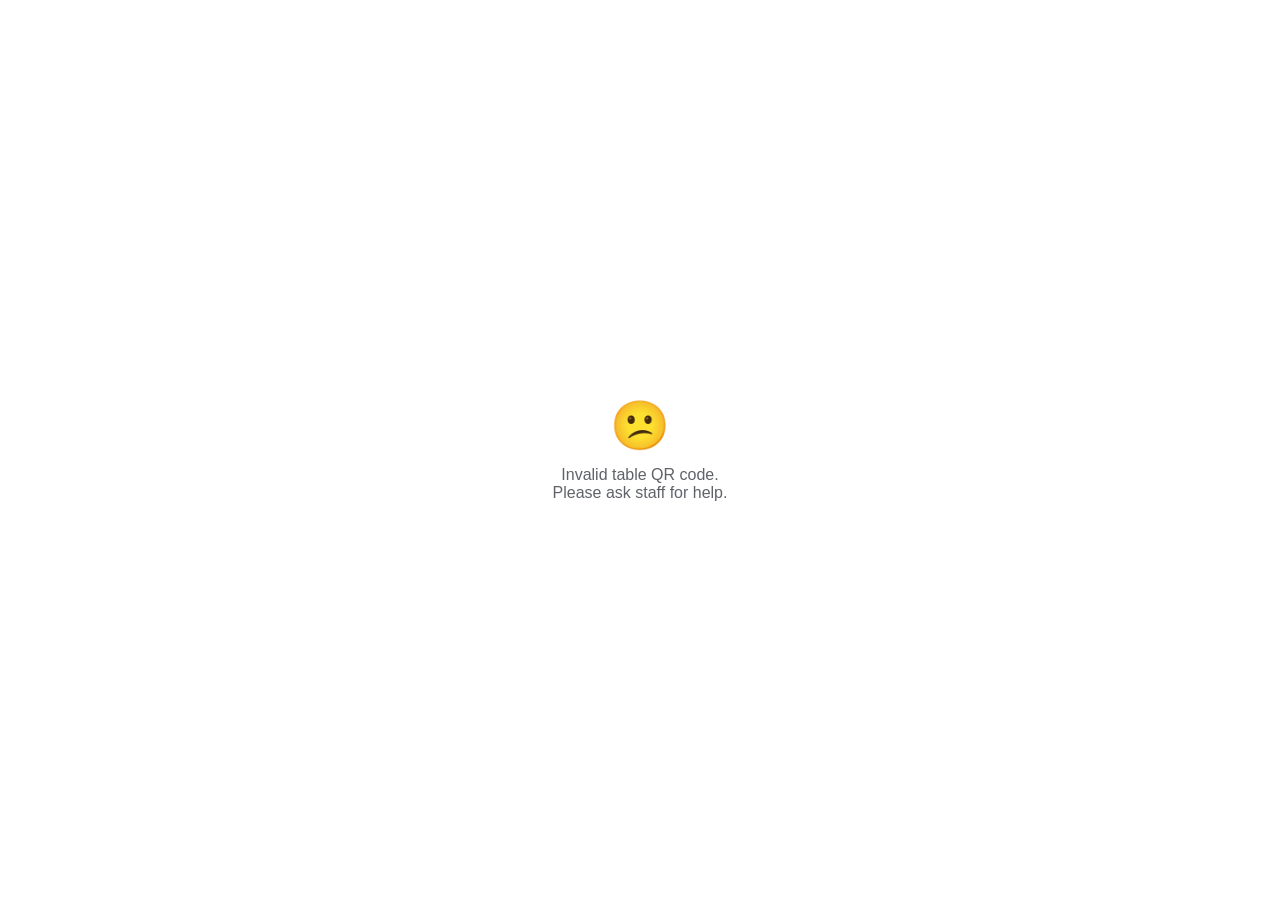
<file: hospitality-order.html>
<!doctype html>
<html lang="en">
<head>
<meta charset="utf-8">
<meta name="viewport" content="width=device-width,initial-scale=1,viewport-fit=cover">
<title>Table Order</title>
<style>
:root {
  --bg:#ffffff; --surf:#f8f9fa; --surf2:#f1f3f4; --bdr:#e8eaed;
  --txt:#1a1a1a; --txt2:#5f6368; --txt3:#9aa0a6;
  --acc:#1a73e8; --acc-light:#e8f0fe; --grn:#34a853; --red:#ea4335;
  --shadow:0 1px 6px rgba(0,0,0,.1);
}
@media(prefers-color-scheme:dark){
  :root:not([data-theme="light"]){
    --bg:#121212; --surf:#1e1e1e; --surf2:#2a2a2a; --bdr:#3a3a3a;
    --txt:#e8eaed; --txt2:#9aa0a6; --txt3:#5f6368;
    --acc:#8ab4f8; --acc-light:#1a2a42; --grn:#81c995; --red:#f28b82;
    color-scheme:dark;
  }
}
*{box-sizing:border-box;margin:0;padding:0}
body{background:var(--bg);color:var(--txt);font-family:-apple-system,BlinkMacSystemFont,'Segoe UI',sans-serif;
  padding-bottom:env(safe-area-inset-bottom,0px);min-height:100vh}
.page{display:none;min-height:100vh;flex-direction:column}
.page.active{display:flex}
/* Header */
.hdr{background:var(--bg);padding:16px max(16px,env(safe-area-inset-right,0px));
  border-bottom:1px solid var(--bdr);display:flex;align-items:center;gap:12px;
  position:sticky;top:0;z-index:10}
.hdr-back{background:none;border:none;font-size:22px;cursor:pointer;color:var(--txt);padding:4px;border-radius:8px}
.hdr-title{font-size:18px;font-weight:700;flex:1}
.hdr-badge{background:var(--red);color:#fff;border-radius:20px;font-size:12px;
  font-weight:700;padding:2px 8px;min-width:22px;text-align:center}
/* Category pills */
.cat-strip{display:flex;gap:8px;padding:12px max(16px,env(safe-area-inset-right,0px));
  overflow-x:auto;scrollbar-width:none;border-bottom:1px solid var(--bdr);
  position:sticky;top:57px;background:var(--bg);z-index:9}
.cat-strip::-webkit-scrollbar{display:none}
.cat-pill{flex:none;padding:6px 14px;background:var(--surf2);border-radius:20px;
  font-size:13px;font-weight:600;cursor:pointer;border:2px solid transparent;color:var(--txt2);
  white-space:nowrap;transition:all .2s}
.cat-pill.on{background:var(--acc-light);border-color:var(--acc);color:var(--acc)}
/* Menu items */
.menu-section{padding:0 max(16px,env(safe-area-inset-right,0px))}
.menu-section-title{font-size:13px;font-weight:700;color:var(--txt2);
  padding:16px 0 8px;text-transform:uppercase;letter-spacing:.5px}
.menu-item{display:flex;align-items:center;gap:12px;padding:14px 0;
  border-bottom:1px solid var(--bdr);cursor:pointer}
.menu-item-ico{width:48px;height:48px;border-radius:12px;background:var(--surf2);
  display:flex;align-items:center;justify-content:center;font-size:22px;flex:none}
.menu-item-info{flex:1;min-width:0}
.menu-item-name{font-size:15px;font-weight:600;margin-bottom:2px}
.menu-item-desc{font-size:12px;color:var(--txt2);overflow:hidden;text-overflow:ellipsis;white-space:nowrap}
.menu-item-price{font-size:15px;font-weight:700;color:var(--acc);white-space:nowrap}
/* Cart FAB */
.cart-fab{position:fixed;bottom:max(20px,env(safe-area-inset-bottom,20px));
  left:max(16px,env(safe-area-inset-left,16px));right:max(16px,env(safe-area-inset-right,16px));
  background:var(--acc);color:#fff;border:none;border-radius:16px;padding:16px;
  font-size:16px;font-weight:700;cursor:pointer;display:flex;align-items:center;
  justify-content:space-between;box-shadow:0 4px 20px rgba(26,115,232,.4);transition:transform .2s}
.cart-fab:active{transform:scale(.97)}
/* Cart sheet */
.sheet{position:fixed;inset:0;background:rgba(0,0,0,.5);z-index:100;
  display:none;align-items:flex-end}
.sheet.open{display:flex}
.sheet-inner{background:var(--bg);border-radius:24px 24px 0 0;
  width:100%;max-height:90vh;overflow:auto;padding:20px max(16px,env(safe-area-inset-right,16px)) max(20px,env(safe-area-inset-bottom,20px))}
.sheet-handle{width:36px;height:4px;background:var(--bdr);border-radius:2px;margin:0 auto 16px}
/* Cart item */
.cart-item{display:flex;align-items:center;gap:10px;padding:12px 0;border-bottom:1px solid var(--bdr)}
.cart-item-name{flex:1;font-size:14px;font-weight:600}
.qty-ctrl{display:flex;align-items:center;gap:8px}
.qty-btn{width:28px;height:28px;border-radius:8px;background:var(--surf2);border:1.5px solid var(--bdr);
  font-size:16px;font-weight:700;cursor:pointer;color:var(--txt);display:flex;align-items:center;justify-content:center}
.qty-num{font-size:14px;font-weight:700;min-width:20px;text-align:center}
/* Welcome screen */
.welcome{flex:1;display:flex;flex-direction:column;align-items:center;justify-content:center;
  padding:40px 24px;text-align:center}
.welcome-logo{font-size:64px;margin-bottom:16px}
.welcome-place{font-size:22px;font-weight:800;margin-bottom:6px}
.welcome-sub{font-size:15px;color:var(--txt2);margin-bottom:32px}
.btn-primary{background:var(--acc);color:#fff;border:none;border-radius:14px;
  padding:16px 32px;font-size:16px;font-weight:700;cursor:pointer;width:100%;max-width:320px}
.btn-secondary{background:var(--surf2);color:var(--txt);border:1.5px solid var(--bdr);border-radius:14px;
  padding:14px 32px;font-size:15px;font-weight:600;cursor:pointer;width:100%;max-width:320px;margin-top:10px}
/* Notes input */
.notes-input{width:100%;padding:12px;background:var(--surf2);border:1.5px solid var(--bdr);
  border-radius:12px;font-size:14px;color:var(--txt);resize:none;font-family:inherit}
/* Toast */
.toast{position:fixed;bottom:max(90px,calc(env(safe-area-inset-bottom,0px)+70px));
  left:50%;transform:translateX(-50%);background:#1a1a1a;color:#fff;
  padding:10px 20px;border-radius:20px;font-size:14px;font-weight:600;
  z-index:200;opacity:0;transition:opacity .3s;pointer-events:none;white-space:nowrap}
.toast.show{opacity:1}
/* Review */
.stars{display:flex;gap:6px}
.star{font-size:32px;cursor:pointer;opacity:.3;transition:opacity .2s}
.star.on{opacity:1}
/* Loading / empty */
.loader{display:flex;align-items:center;justify-content:center;flex:1;padding:60px}
.spin{width:36px;height:36px;border:3px solid var(--bdr);border-top-color:var(--acc);
  border-radius:50%;animation:spin .8s linear infinite}
@keyframes spin{to{transform:rotate(360deg)}}
.empty{flex:1;display:flex;flex-direction:column;align-items:center;justify-content:center;
  padding:60px 24px;text-align:center;color:var(--txt2)}
.empty-ico{font-size:48px;margin-bottom:12px}
/* Order confirmation */
.confirm-card{background:var(--surf2);border-radius:16px;padding:20px;margin-bottom:16px}
.status-pill{display:inline-block;padding:4px 12px;border-radius:20px;font-size:12px;font-weight:700}
</style>
</head>
<body>

<!-- WELCOME PAGE -->
<div class="page active" id="pg-welcome">
  <div class="loader" id="welcome-loader"><div class="spin"></div></div>
  <div class="welcome" id="welcome-content" style="display:none">
    <div class="welcome-logo" id="w-logo">🍽️</div>
    <div class="welcome-place" id="w-place">Loading…</div>
    <div class="welcome-sub" id="w-sub"></div>
    <button class="btn-primary" id="btn-request-waiter">🙋 Request Waiter</button>
    <button class="btn-secondary" onclick="goToMenu()">📋 View Menu & Order</button>
  </div>
  <div class="empty" id="welcome-error" style="display:none">
    <div class="empty-ico">😕</div>
    <p>Invalid table QR code.<br>Please ask staff for help.</p>
  </div>
</div>

<!-- MENU PAGE -->
<div class="page" id="pg-menu">
  <div class="hdr">
    <button class="hdr-back" onclick="showPage('welcome')">‹</button>
    <span class="hdr-title" id="menu-title">Menu</span>
    <div class="hdr-badge" id="cart-count" style="display:none">0</div>
  </div>
  <div class="cat-strip" id="cat-strip"></div>
  <div id="menu-list" style="padding-bottom:100px"></div>
  <button class="cart-fab" id="cart-fab" style="display:none" onclick="openCart()">
    <span id="fab-count">0 items</span>
    <span>View Cart · <span id="fab-total">KES 0</span></span>
  </button>
</div>

<!-- ORDER TRACKING PAGE -->
<div class="page" id="pg-tracking">
  <div class="hdr">
    <button class="hdr-back" onclick="showPage('menu')">‹</button>
    <span class="hdr-title">My Order</span>
  </div>
  <div style="padding:20px max(16px,env(safe-area-inset-right,16px))">
    <div class="confirm-card" id="tracking-status">
      <div class="loader"><div class="spin"></div></div>
    </div>
    <div id="tracking-items"></div>
    <div id="tracking-pay" style="display:none;margin-top:16px">
      <h3 style="margin-bottom:12px">Pay Bill</h3>
      <div style="display:grid;grid-template-columns:1fr 1fr;gap:10px">
        <button onclick="submitPayment('mpesa')" style="padding:16px;background:var(--grn);border:none;border-radius:14px;color:#fff;font-size:16px;font-weight:700;cursor:pointer">📱 M-Pesa</button>
        <button onclick="submitPayment('cash')" style="padding:16px;background:var(--acc);border:none;border-radius:14px;color:#fff;font-size:16px;font-weight:700;cursor:pointer">💵 Cash</button>
      </div>
    </div>
    <div id="tracking-review" style="display:none;margin-top:16px">
      <h3 style="margin-bottom:16px">How was your experience?</h3>
      <div style="margin-bottom:14px">
        <div style="font-size:14px;font-weight:600;margin-bottom:8px">🏠 The Place</div>
        <div class="stars" id="stars-place" data-val="0">
          <span class="star" data-v="1">⭐</span><span class="star" data-v="2">⭐</span>
          <span class="star" data-v="3">⭐</span><span class="star" data-v="4">⭐</span><span class="star" data-v="5">⭐</span>
        </div>
      </div>
      <div style="margin-bottom:14px">
        <div style="font-size:14px;font-weight:600;margin-bottom:8px">🍽️ The Food</div>
        <div class="stars" id="stars-food" data-val="0">
          <span class="star" data-v="1">⭐</span><span class="star" data-v="2">⭐</span>
          <span class="star" data-v="3">⭐</span><span class="star" data-v="4">⭐</span><span class="star" data-v="5">⭐</span>
        </div>
      </div>
      <div style="margin-bottom:16px">
        <div style="font-size:14px;font-weight:600;margin-bottom:8px">👤 The Staff</div>
        <div class="stars" id="stars-staff" data-val="0">
          <span class="star" data-v="1">⭐</span><span class="star" data-v="2">⭐</span>
          <span class="star" data-v="3">⭐</span><span class="star" data-v="4">⭐</span><span class="star" data-v="5">⭐</span>
        </div>
      </div>
      <textarea class="notes-input" id="review-comment" rows="3" placeholder="Tell us more (optional)…"></textarea>
      <button class="btn-primary" style="margin-top:12px" onclick="submitReview()">Submit Review</button>
    </div>
  </div>
</div>

<!-- CART SHEET -->
<div class="sheet" id="cart-sheet" onclick="if(event.target===this)closeCart()">
  <div class="sheet-inner">
    <div class="sheet-handle"></div>
    <h2 style="margin-bottom:16px">Your Order</h2>
    <div id="cart-items-list"></div>
    <div style="margin-top:8px">
      <textarea class="notes-input" id="order-notes" rows="2" placeholder="Any special requests? (e.g. no chilli, extra sauce…)"></textarea>
    </div>
    <div style="display:flex;justify-content:space-between;align-items:center;padding:14px 0;border-top:1px solid var(--bdr);margin-top:12px">
      <span style="font-size:16px;font-weight:700">Total</span>
      <span style="font-size:20px;font-weight:800;color:var(--acc)" id="cart-total-display">KES 0</span>
    </div>
    <button class="btn-primary" style="margin-top:4px" onclick="placeOrder()">Place Order</button>
  </div>
</div>

<!-- TOAST -->
<div class="toast" id="toast"></div>

<script>
const SUPA_URL = 'https://zxucpsdfcokkjtcgygna.supabase.co';
const SUPA_KEY = 'eyJhbGciOiJIUzI1NiIsInR5cCI6IkpXVCJ9.eyJpc3MiOiJzdXBhYmFzZSIsInJlZiI6Inp4dWNwc2RmY29ra2p0Y2d5Z25hIiwicm9sZSI6ImFub24iLCJpYXQiOjE3OTI3NDc0NzUsImV4cCI6MjEwODMyMzQ3NX0.6JH4kLkge4D-8SCYLIGh7zmAvX0exJILThhOQ79BusA';
const headers = { 'apikey': SUPA_KEY, 'Authorization': `Bearer ${SUPA_KEY}`, 'Accept': 'application/json' };

let TABLE = null;  // { id, shop_id, qr_token, table_number, section_id }
let SHOP  = null;  // { id, name, … }
let MENU  = [];    // hospitality_menu_items
let CART  = [];    // { item, qty, notes }
let ORDER_ID = null;
let _pollTimer = null;

async function get(path) {
  const r = await fetch(`${SUPA_URL}/rest/v1/${path}`, { headers });
  if (!r.ok) return null;
  return r.json().catch(() => null);
}
async function post(table, body) {
  const r = await fetch(`${SUPA_URL}/rest/v1/${table}`, {
    method: 'POST',
    headers: { ...headers, 'Content-Type': 'application/json', 'Prefer': 'return=representation' },
    body: JSON.stringify(body)
  });
  const d = await r.json().catch(() => null);
  return r.ok ? (Array.isArray(d) ? d[0] : d) : null;
}
async function patch(table, filter, body) {
  const r = await fetch(`${SUPA_URL}/rest/v1/${table}?${filter}`, {
    method: 'PATCH',
    headers: { ...headers, 'Content-Type': 'application/json', 'Prefer': 'return=minimal' },
    body: JSON.stringify(body)
  });
  return r.ok;
}

function kes(n) { return 'KES ' + Number(n||0).toLocaleString(); }
function esc(s) { return String(s||'').replace(/&/g,'&amp;').replace(/</g,'&lt;').replace(/>/g,'&gt;').replace(/"/g,'&quot;'); }

function showToast(msg, err) {
  const t = document.getElementById('toast');
  t.textContent = msg;
  t.style.background = err ? '#ea4335' : '#1a1a1a';
  t.classList.add('show');
  setTimeout(() => t.classList.remove('show'), 2800);
}
function showPage(name) {
  document.querySelectorAll('.page').forEach(p => p.classList.remove('active'));
  document.getElementById('pg-' + name)?.classList.add('active');
}

// ── Bootstrap ─────────────────────────────────────────────
async function init() {
  const qrToken = new URLSearchParams(location.search).get('t');
  if (!qrToken) { showError(); return; }

  // Load table + shop
  const tables = await get(`hospitality_tables?qr_token=eq.${encodeURIComponent(qrToken)}&select=*`);
  if (!tables?.length) { showError(); return; }
  TABLE = tables[0];

  const shops = await get(`shops?id=eq.${TABLE.shop_id}&select=id,name,location`);
  if (!shops?.length) { showError(); return; }
  SHOP = shops[0];

  // Show welcome
  document.getElementById('welcome-loader').style.display = 'none';
  document.getElementById('welcome-content').style.display = 'flex';
  document.getElementById('welcome-content').style.flexDirection = 'column';
  document.getElementById('welcome-content').style.alignItems = 'center';
  document.getElementById('w-place').textContent = SHOP.name;
  document.getElementById('w-sub').textContent = `Welcome to ${TABLE.table_number}${SHOP.location ? ' · ' + SHOP.location : ''}`;
  document.getElementById('btn-request-waiter').onclick = requestWaiter;

  // Load menu in background
  MENU = await get(`hospitality_menu_items?shop_id=eq.${TABLE.shop_id}&available=eq.true&order=category,sort_order`) || [];
}

function showError() {
  document.getElementById('welcome-loader').style.display = 'none';
  document.getElementById('welcome-error').style.display = 'flex';
}

async function requestWaiter() {
  const btn = document.getElementById('btn-request-waiter');
  btn.disabled = true;
  btn.textContent = 'Requesting…';
  // Create a minimal "waiter request" order so staff get notified
  const order = await post('hospitality_orders', {
    shop_id: TABLE.shop_id,
    table_id: TABLE.id,
    section_id: TABLE.section_id,
    status: 'pending',
    payment_status: 'unpaid',
    total_amount: 0,
    guest_name: 'Guest',
    notes: 'WAITER REQUESTED'
  });
  if (order) {
    ORDER_ID = order.id;
    showToast('✅ Waiter notified! They\'ll be with you shortly.');
    btn.textContent = '✓ Waiter on the way';
    setTimeout(() => goToMenu(), 2000);
  } else {
    btn.disabled = false;
    btn.textContent = '🙋 Request Waiter';
    showToast('Could not send request. Try again.', true);
  }
}

// ── Menu ──────────────────────────────────────────────────
function goToMenu() {
  showPage('menu');
  document.getElementById('menu-title').textContent = `${SHOP?.name || ''} Menu`;
  renderMenu();
}

const CAT_ICON = { food:'🍽️', drink:'🥤', cocktail:'🍹', dessert:'🍰', special:'⭐' };

function renderMenu(filterCat) {
  const byCategory = {};
  MENU.forEach(i => { const c = i.category||'food'; if (!filterCat || c===filterCat) (byCategory[c]=byCategory[c]||[]).push(i); });

  // Category pills
  const cats = [...new Set(MENU.map(i => i.category||'food'))];
  document.getElementById('cat-strip').innerHTML =
    `<div class="cat-pill ${!filterCat?'on':''}" onclick="renderMenu()">All</div>` +
    cats.map(c => `<div class="cat-pill ${filterCat===c?'on':''}" onclick="renderMenu('${c}')">${CAT_ICON[c]||'🍽️'} ${c.charAt(0).toUpperCase()+c.slice(1)}</div>`).join('');

  let h = '';
  Object.keys(byCategory).forEach(cat => {
    h += `<div class="menu-section">
      <div class="menu-section-title">${CAT_ICON[cat]||'🍽️'} ${cat.charAt(0).toUpperCase()+cat.slice(1)}</div>`;
    byCategory[cat].forEach(item => {
      h += `<div class="menu-item" onclick="addToCart('${item.id}')">
        <div class="menu-item-ico">${CAT_ICON[item.category]||'🍽️'}</div>
        <div class="menu-item-info">
          <div class="menu-item-name">${esc(item.name)}</div>
          ${item.description ? `<div class="menu-item-desc">${esc(item.description)}</div>` : ''}
        </div>
        <div class="menu-item-price">${kes(item.price)}</div>
      </div>`;
    });
    h += `</div>`;
  });
  document.getElementById('menu-list').innerHTML = h || `<div class="empty"><div class="empty-ico">😕</div><p>No items available right now.</p></div>`;
  updateCartUI();
}

function addToCart(itemId) {
  const item = MENU.find(i => i.id === itemId);
  if (!item) return;
  const existing = CART.find(c => c.item.id === itemId);
  if (existing) { existing.qty++; }
  else { CART.push({ item, qty: 1 }); }
  showToast(`+ ${item.name}`);
  updateCartUI();
}

function updateCartUI() {
  const total = CART.reduce((s, c) => s + c.item.price * c.qty, 0);
  const count = CART.reduce((s, c) => s + c.qty, 0);
  const fab = document.getElementById('cart-fab');
  const badge = document.getElementById('cart-count');
  if (CART.length) {
    fab.style.display = 'flex';
    badge.style.display = 'block';
    badge.textContent = count;
    document.getElementById('fab-count').textContent = `${count} item${count!==1?'s':''}`;
    document.getElementById('fab-total').textContent = kes(total);
  } else {
    fab.style.display = 'none';
    badge.style.display = 'none';
  }
}

// ── Cart ──────────────────────────────────────────────────
function openCart() {
  const total = CART.reduce((s, c) => s + c.item.price * c.qty, 0);
  document.getElementById('cart-total-display').textContent = kes(total);
  document.getElementById('cart-items-list').innerHTML = CART.map((c, idx) => `
    <div class="cart-item">
      <div class="cart-item-name">${esc(c.item.name)}<br><span style="font-size:12px;color:var(--txt2)">${kes(c.item.price)} each</span></div>
      <div class="qty-ctrl">
        <button class="qty-btn" onclick="changeQty(${idx},-1)">−</button>
        <span class="qty-num">${c.qty}</span>
        <button class="qty-btn" onclick="changeQty(${idx},1)">+</button>
      </div>
      <div style="font-weight:700;min-width:70px;text-align:right">${kes(c.item.price * c.qty)}</div>
    </div>`).join('');
  document.getElementById('cart-sheet').classList.add('open');
}
function closeCart() { document.getElementById('cart-sheet').classList.remove('open'); }
function changeQty(idx, delta) {
  CART[idx].qty += delta;
  if (CART[idx].qty <= 0) CART.splice(idx, 1);
  updateCartUI();
  if (!CART.length) { closeCart(); return; }
  openCart();
}

async function placeOrder() {
  if (!CART.length) return;
  const notes = document.getElementById('order-notes')?.value.trim() || null;
  const total = CART.reduce((s, c) => s + c.item.price * c.qty, 0);

  let orderId = ORDER_ID; // may exist from waiter request
  if (!orderId) {
    const order = await post('hospitality_orders', {
      shop_id: TABLE.shop_id,
      table_id: TABLE.id,
      section_id: TABLE.section_id,
      status: 'pending',
      payment_status: 'unpaid',
      total_amount: total,
      notes,
      guest_name: 'Guest',
    });
    if (!order) { showToast('Failed to place order. Try again.', true); return; }
    orderId = order.id;
    ORDER_ID = orderId;
  } else {
    // Update existing order (waiter request)
    await patch('hospitality_orders', `id=eq.${orderId}`, { total_amount: total, notes, status: 'pending', notes: notes||'ORDER PLACED' });
  }

  // Insert order items
  const items = CART.map(c => ({
    order_id: orderId,
    menu_item_id: c.item.id,
    name: c.item.name,
    price: c.item.price,
    cost_price: c.item.cost_price || 0,
    quantity: c.qty,
  }));
  await fetch(`${SUPA_URL}/rest/v1/hospitality_order_items`, {
    method: 'POST',
    headers: { ...headers, 'Content-Type': 'application/json', 'Prefer': 'return=minimal' },
    body: JSON.stringify(items)
  });

  CART = [];
  closeCart();
  updateCartUI();
  showToast('✅ Order placed! Kitchen is on it.');
  showPage('tracking');
  startTracking(orderId);
}

// ── Order tracking ─────────────────────────────────────────
async function startTracking(orderId) {
  ORDER_ID = orderId;
  await refreshTracking();
  if (_pollTimer) clearInterval(_pollTimer);
  _pollTimer = setInterval(refreshTracking, 15000); // refresh every 15s
}

const STATUS_STEPS = {
  pending:   { label: 'Order Received', ico: '⏳', color: '#3b82f6', msg: 'Your order has been received. A waiter will confirm shortly.' },
  confirmed: { label: 'Confirmed',      ico: '✔️',  color: '#8b5cf6', msg: 'Order confirmed! The kitchen is now preparing your food.' },
  preparing: { label: 'Being Prepared', ico: '👨‍🍳', color: '#f59e0b', msg: 'Your food is being prepared. Won\'t be long!' },
  ready:     { label: 'Ready!',         ico: '✅',  color: '#22c55e', msg: 'Food is ready! Your waiter is bringing it over.' },
  served:    { label: 'Served',         ico: '🍽️',  color: '#16a34a', msg: 'Enjoy your meal! Pay when you\'re ready.' },
  paid:      { label: 'Paid',           ico: '💚',  color: '#16a34a', msg: 'Thank you! We hope you enjoyed your time with us.' },
};

async function refreshTracking() {
  const order = await get(`hospitality_orders?id=eq.${ORDER_ID}&select=*`).then(r => r?.[0]);
  const items  = await get(`hospitality_order_items?order_id=eq.${ORDER_ID}&select=*`) || [];
  const el = document.getElementById('tracking-status');
  if (!el || !order) return;

  const st = STATUS_STEPS[order.status] || STATUS_STEPS.pending;
  const mins = Math.floor((Date.now() - new Date(order.created_at).getTime()) / 60000);

  el.innerHTML = `
    <div style="font-size:48px;margin-bottom:12px">${st.ico}</div>
    <div style="font-size:18px;font-weight:800;margin-bottom:6px">${st.label}</div>
    <p style="font-size:14px;color:var(--txt2);margin-bottom:12px">${st.msg}</p>
    <span class="status-pill" style="background:${st.color}22;color:${st.color}">${mins}m · ${order.payment_status}</span>`;

  document.getElementById('tracking-items').innerHTML = `
    <h3 style="margin:16px 0 10px">Your Items</h3>
    <div style="background:var(--surf2);border-radius:12px;overflow:hidden">
      ${items.map(i => `<div style="display:flex;justify-content:space-between;padding:12px 14px;border-bottom:1px solid var(--bdr)">
        <span style="font-size:14px;font-weight:600">${esc(i.name)} ×${i.quantity}</span>
        <span style="font-weight:700">${kes(i.price*i.quantity)}</span>
      </div>`).join('')}
      <div style="display:flex;justify-content:space-between;padding:12px 14px;font-size:16px;font-weight:800">
        <span>Total</span><span style="color:var(--acc)">${kes(order.total_amount)}</span>
      </div>
    </div>`;

  // Show pay button when served & unpaid
  const payEl = document.getElementById('tracking-pay');
  payEl.style.display = (order.status === 'served' && order.payment_status === 'unpaid') ? 'block' : 'none';

  // Show review when paid
  const revEl = document.getElementById('tracking-review');
  revEl.style.display = (order.status === 'paid' && order.payment_status === 'paid') ? 'block' : 'none';
  if (order.status === 'paid') { if (_pollTimer) clearInterval(_pollTimer); }
}

async function submitPayment(method) {
  await patch('hospitality_orders', `id=eq.${ORDER_ID}`, {
    payment_status: 'pending_confirmation',
    payment_method: method,
    notes: `Customer paying via ${method}`,
  });
  showToast(`Staff will confirm your ${method} payment.`);
  await refreshTracking();
}

// ── Review ───────────────────────────────────────────────
document.querySelectorAll('.stars').forEach(group => {
  group.querySelectorAll('.star').forEach(star => {
    star.onclick = () => {
      const val = parseInt(star.dataset.v);
      group.dataset.val = val;
      group.querySelectorAll('.star').forEach(s => s.classList.toggle('on', parseInt(s.dataset.v) <= val));
    };
  });
});

async function submitReview() {
  const placeRating = parseInt(document.getElementById('stars-place').dataset.val) || null;
  const foodRating  = parseInt(document.getElementById('stars-food').dataset.val) || null;
  const staffRating = parseInt(document.getElementById('stars-staff').dataset.val) || null;
  const comment = document.getElementById('review-comment')?.value.trim() || null;
  if (!placeRating && !foodRating && !staffRating) { showToast('Tap stars to rate', true); return; }
  await post('hospitality_reviews', {
    shop_id: TABLE.shop_id,
    order_id: ORDER_ID,
    table_id: TABLE.id,
    place_rating: placeRating,
    food_rating: foodRating,
    staff_rating: staffRating,
    comment,
  });
  document.getElementById('tracking-review').innerHTML = `
    <div style="text-align:center;padding:24px">
      <div style="font-size:48px;margin-bottom:12px">🙏</div>
      <h3 style="margin-bottom:8px">Thank you!</h3>
      <p style="color:var(--txt2);font-size:14px">Your review helps us improve. Come back soon!</p>
    </div>`;
  showToast('⭐ Review submitted!');
}

init();
</script>
</body>
</html>
</file>
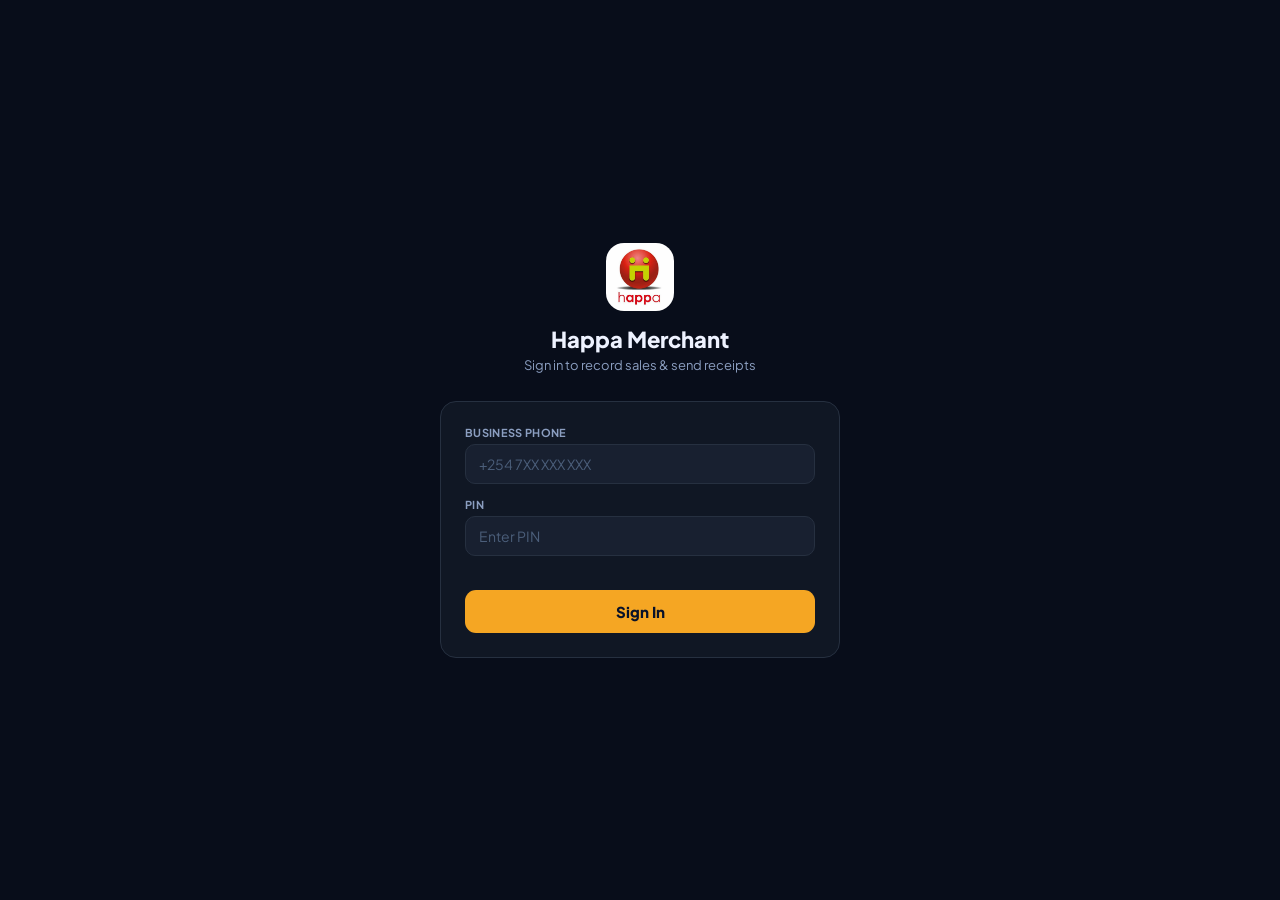
<file: merchant.html>
<!doctype html>
<html lang="en">
<head>
<meta charset="utf-8">
<meta name="viewport" content="width=device-width, initial-scale=1, viewport-fit=cover">
<meta name="theme-color" content="#101724">
<title>Happa Merchant</title>
<link rel="stylesheet" href="https://fonts.googleapis.com/css2?family=Plus+Jakarta+Sans:wght@400;500;600;700;800&display=swap">
<style>
:root{
  --bg:#080D1A;--surf:#101724;--surf2:#182030;--bdr:#263040;
  --acc:#F5A623;--acc-d:rgba(245,166,35,.14);
  --grn:#22C55E;--grn-d:rgba(34,197,94,.13);
  --red:#EF4444;--red-d:rgba(239,68,68,.12);
  --wa:#25D366;
  --txt:#EEF2FF;--txt2:#8B9EC0;--txt3:#4B5E7A;
  color-scheme:dark;
}
*,*::before,*::after{box-sizing:border-box;margin:0;padding:0}
html,body{height:100%;font-family:'Plus Jakarta Sans',system-ui,sans-serif;background:var(--bg);color:var(--txt);-webkit-font-smoothing:antialiased}

/* AUTH */
.auth-wrap{min-height:100dvh;display:flex;flex-direction:column;align-items:center;justify-content:center;padding:32px 20px}
.auth-logo{width:68px;height:68px;border-radius:18px;overflow:hidden;margin-bottom:14px}
.auth-logo img{width:100%;height:100%;object-fit:cover}
.auth-title{font-size:22px;font-weight:800;margin-bottom:4px}
.auth-sub{font-size:13px;color:var(--txt2);margin-bottom:28px;text-align:center}
.auth-card{background:var(--surf);border:1px solid var(--bdr);border-radius:16px;padding:24px;width:100%;max-width:400px}
.fg{margin-bottom:14px}
.fl{display:block;font-size:11px;font-weight:700;color:var(--txt2);margin-bottom:5px;letter-spacing:.03em;text-transform:uppercase}
.fi{width:100%;padding:10px 13px;background:var(--surf2);border:1px solid var(--bdr);border-radius:10px;color:var(--txt);font-family:inherit;font-size:14px;outline:none;transition:border-color .15s}
.fi:focus{border-color:var(--acc)}
.fi::placeholder{color:var(--txt3)}
select.fi{cursor:pointer}
.btn-p{width:100%;padding:12px;background:var(--acc);color:#08122A;border:none;border-radius:11px;font-family:inherit;font-size:15px;font-weight:800;cursor:pointer;transition:opacity .15s;margin-top:4px}
.btn-p:hover{opacity:.9}
.btn-p:disabled{opacity:.5;cursor:default}
.err-msg{font-size:12px;color:var(--red);margin-top:10px;text-align:center;min-height:16px}

/* PORTAL SHELL */
#portal{display:none;flex-direction:column;height:100dvh;overflow:hidden}
.hdr{background:var(--surf);border-bottom:1px solid var(--bdr);padding:14px 20px;display:flex;align-items:center;justify-content:space-between;flex-shrink:0}
.hdr-brand{display:flex;align-items:center;gap:10px}
.hdr-logo{width:34px;height:34px;border-radius:10px;overflow:hidden}
.hdr-logo img{width:100%;height:100%;object-fit:cover}
.hdr-title{font-size:15px;font-weight:800}
.hdr-sub{font-size:11px;color:var(--txt2)}
.btn-s{padding:7px 14px;background:var(--surf2);border:1px solid var(--bdr);border-radius:9px;color:var(--txt2);font-family:inherit;font-size:12px;font-weight:600;cursor:pointer}
.tabs-bar{background:var(--surf);border-bottom:1px solid var(--bdr);display:flex;overflow-x:auto;scrollbar-width:none;flex-shrink:0}
.tabs-bar::-webkit-scrollbar{display:none}
.tab{flex-shrink:0;padding:11px 18px;font-family:inherit;font-size:13px;font-weight:600;color:var(--txt3);background:transparent;border:none;cursor:pointer;border-bottom:2px solid transparent;margin-bottom:-1px;transition:color .15s;white-space:nowrap}
.tab.on{color:var(--acc);border-bottom-color:var(--acc)}
.body{flex:1;overflow-y:auto;-webkit-overflow-scrolling:touch}
.page{display:none;padding:20px}
.page.on{display:block}
.page-ttl{font-size:18px;font-weight:800;margin-bottom:16px}

/* SALE BUILDER */
.sale-section{margin-bottom:20px}
.sec-lbl{font-size:11px;font-weight:700;color:var(--txt2);text-transform:uppercase;letter-spacing:.05em;margin-bottom:10px}
.customer-row{display:grid;grid-template-columns:1fr 1fr;gap:10px}

/* product picker */
.prod-grid{display:grid;grid-template-columns:repeat(auto-fill,minmax(130px,1fr));gap:8px;margin-bottom:10px}
.prod-btn{background:var(--surf);border:1px solid var(--bdr);border-radius:11px;padding:12px;text-align:left;cursor:pointer;font-family:inherit;transition:border-color .15s;position:relative}
.prod-btn:hover{border-color:var(--acc)}
.prod-btn.in-cart{border-color:var(--acc);background:var(--acc-d)}
.prod-emoji{font-size:22px;margin-bottom:6px}
.prod-name{font-size:12px;font-weight:700;margin-bottom:2px}
.prod-price{font-size:11px;color:var(--txt2)}
.prod-stock{font-size:10px;color:var(--txt3);margin-top:2px}
.cart-badge{position:absolute;top:6px;right:8px;background:var(--acc);color:#08122A;font-size:10px;font-weight:800;border-radius:99px;padding:1px 6px}

/* custom item */
.custom-row{display:grid;grid-template-columns:1fr 80px 90px auto;gap:8px;align-items:center;margin-bottom:8px}
.btn-icon{width:36px;height:36px;border-radius:9px;background:var(--red-d);border:1px solid rgba(239,68,68,.25);color:var(--red);font-size:16px;cursor:pointer;display:flex;align-items:center;justify-content:center;font-family:inherit;flex-shrink:0}
.btn-add-item{background:transparent;border:1px dashed var(--bdr);border-radius:9px;padding:9px;width:100%;font-family:inherit;font-size:13px;color:var(--txt3);cursor:pointer;transition:border-color .15s,color .15s}
.btn-add-item:hover{border-color:var(--acc);color:var(--acc)}

/* cart summary */
.cart-card{background:var(--surf);border:1px solid var(--bdr);border-radius:14px;padding:16px;margin-bottom:16px}
.cart-empty{text-align:center;color:var(--txt3);font-size:13px;padding:20px}
.cart-row{display:flex;justify-content:space-between;align-items:center;padding:8px 0;border-bottom:1px solid var(--bdr);gap:8px}
.cart-row:last-of-type{border-bottom:none}
.cart-item-info{flex:1}
.cart-item-name{font-size:13px;font-weight:600}
.cart-item-sub{font-size:11px;color:var(--txt2)}
.cart-item-total{font-size:14px;font-weight:700;white-space:nowrap}
.cart-qty{display:flex;align-items:center;gap:6px;flex-shrink:0}
.qty-btn{width:26px;height:26px;border-radius:7px;background:var(--surf2);border:1px solid var(--bdr);color:var(--txt);font-size:14px;cursor:pointer;display:flex;align-items:center;justify-content:center;font-family:inherit}
.qty-val{font-size:13px;font-weight:700;min-width:20px;text-align:center}
.cart-total-row{display:flex;justify-content:space-between;align-items:center;padding-top:12px;margin-top:4px;border-top:2px solid var(--bdr)}
.cart-total-lbl{font-size:13px;font-weight:700;color:var(--txt2)}
.cart-total-val{font-size:22px;font-weight:800;color:var(--acc)}

/* payment */
.pay-row{display:grid;grid-template-columns:1fr 1fr;gap:8px;margin-bottom:10px}
.pay-opt{background:var(--surf);border:1.5px solid var(--bdr);border-radius:11px;padding:12px;text-align:center;cursor:pointer;font-family:inherit;font-size:13px;font-weight:700;color:var(--txt2);transition:all .15s}
.pay-opt.on{border-color:var(--acc);color:var(--acc);background:var(--acc-d)}

/* action btn */
.btn-record{width:100%;padding:14px;background:var(--acc);color:#08122A;border:none;border-radius:11px;font-family:inherit;font-size:15px;font-weight:800;cursor:pointer;transition:opacity .15s;display:flex;align-items:center;justify-content:center;gap:8px}
.btn-record:hover{opacity:.9}
.btn-record:disabled{opacity:.5;cursor:default}
.btn-wa-receipt{width:100%;padding:14px;background:var(--wa);border:none;border-radius:11px;font-family:inherit;font-size:15px;font-weight:800;color:#fff;cursor:pointer;display:flex;align-items:center;justify-content:center;gap:8px;text-decoration:none;transition:opacity .15s;margin-top:10px}
.btn-wa-receipt:hover{opacity:.9}
.btn-new-sale{width:100%;padding:12px;background:var(--surf2);border:1px solid var(--bdr);border-radius:11px;font-family:inherit;font-size:14px;font-weight:700;color:var(--txt2);cursor:pointer;margin-top:8px}

/* TODAY */
.stat-row{display:grid;grid-template-columns:repeat(3,1fr);gap:10px;margin-bottom:20px}
.sc{background:var(--surf);border:1px solid var(--bdr);border-radius:12px;padding:14px}
.sc-lbl{font-size:11px;color:var(--txt2);margin-bottom:4px;text-transform:uppercase;letter-spacing:.05em}
.sc-val{font-size:20px;font-weight:800;font-variant-numeric:tabular-nums}
.sale-card{background:var(--surf);border:1px solid var(--bdr);border-radius:12px;padding:14px;margin-bottom:10px}
.sale-card-top{display:flex;justify-content:space-between;align-items:flex-start;margin-bottom:6px;gap:8px}
.sale-card-name{font-size:13px;font-weight:700}
.sale-card-total{font-size:15px;font-weight:800;color:var(--acc);white-space:nowrap}
.sale-card-meta{font-size:11px;color:var(--txt2);display:flex;flex-wrap:wrap;gap:8px;margin-bottom:8px}
.chip{display:inline-block;padding:2px 8px;border-radius:5px;font-size:10px;font-weight:700}
.chip-g{background:var(--grn-d);color:var(--grn)}
.chip-a{background:var(--acc-d);color:var(--acc)}
.sale-items-list{font-size:12px;color:var(--txt2);line-height:1.8}
.btn-wa-re{padding:6px 12px;background:rgba(37,211,102,.12);border:1px solid rgba(37,211,102,.3);border-radius:8px;font-family:inherit;font-size:11px;font-weight:700;color:var(--wa);cursor:pointer;text-decoration:none;display:inline-flex;align-items:center;gap:5px}

/* PRODUCTS */
.prod-list{display:flex;flex-direction:column;gap:8px}
.prod-row{background:var(--surf);border:1px solid var(--bdr);border-radius:12px;padding:14px;display:flex;align-items:center;gap:12px}
.prod-row-emoji{font-size:24px}
.prod-row-info{flex:1}
.prod-row-name{font-size:14px;font-weight:700}
.prod-row-meta{font-size:11px;color:var(--txt2);margin-top:2px}
.prod-row-price{font-size:15px;font-weight:800;color:var(--acc)}

/* ORDERS */
.order-card{background:var(--surf);border:1px solid var(--bdr);border-radius:12px;padding:14px;margin-bottom:10px}
.order-card-top{display:flex;justify-content:space-between;align-items:flex-start;gap:8px;margin-bottom:6px}
.order-card-meta{font-size:11px;color:var(--txt2);display:flex;flex-wrap:wrap;gap:8px;margin-bottom:8px}
.order-items{font-size:12px;color:var(--txt2);line-height:1.8;margin-bottom:6px}
.order-status-row{display:flex;align-items:center;gap:6px;margin-top:10px;flex-wrap:wrap}
.chip-p{background:rgba(245,166,35,.15);color:var(--acc)}
.chip-r{background:var(--grn-d);color:var(--grn)}
.chip-b{background:rgba(147,51,234,.15);color:#a855f7}
.chip-c{background:var(--red-d);color:var(--red)}
.chip-grey{background:rgba(75,94,122,.2);color:var(--txt2)}
.act-btn-sm{padding:5px 12px;border-radius:8px;font-family:inherit;font-size:11px;font-weight:700;cursor:pointer;border:1px solid;transition:opacity .15s}
.act-btn-sm:hover{opacity:.8}
.act-approve{background:var(--acc-d);border-color:var(--acc);color:var(--acc)}
.act-ready{background:var(--grn-d);border-color:var(--grn);color:var(--grn)}
.act-collect{background:rgba(147,51,234,.12);border-color:rgba(147,51,234,.4);color:#a855f7}
.act-cancel{background:var(--red-d);border-color:var(--red);color:var(--red)}
.tab-badge{background:var(--red);color:#fff;font-size:9px;font-weight:800;border-radius:99px;padding:1px 5px;margin-left:4px;vertical-align:middle;display:inline-block}
.orders-hdr{display:flex;align-items:center;justify-content:space-between;margin-bottom:16px}
.toggle-ordering{display:flex;align-items:center;gap:8px;font-size:12px;font-weight:600;color:var(--txt2)}
.toggle-pill{width:40px;height:22px;border-radius:11px;border:none;cursor:pointer;position:relative;transition:background .2s;flex-shrink:0;background:var(--bdr)}
.toggle-pill::after{content:'';position:absolute;top:3px;left:3px;width:16px;height:16px;border-radius:50%;background:#fff;transition:left .2s}
.toggle-pill.on{background:var(--grn)}
.toggle-pill.on::after{left:21px}

/* receipt state */
.receipt-card{background:var(--surf);border:1px solid var(--grn-d);border-radius:14px;padding:20px;text-align:center;margin-bottom:16px}
.receipt-icon{font-size:36px;margin-bottom:8px}
.receipt-title{font-size:16px;font-weight:800;color:var(--grn);margin-bottom:4px}
.receipt-sub{font-size:13px;color:var(--txt2);margin-bottom:16px}
.receipt-breakdown{text-align:left;background:var(--surf2);border-radius:10px;padding:14px;margin-bottom:4px}
.receipt-line{display:flex;justify-content:space-between;font-size:13px;padding:4px 0;border-bottom:1px solid var(--bdr)}
.receipt-line:last-child{border-bottom:none;font-weight:800;font-size:14px;color:var(--acc);padding-top:8px}

/* empty */
.empty{text-align:center;padding:40px 20px;color:var(--txt3)}
.empty-icon{font-size:32px;margin-bottom:10px}
.empty-text{font-size:13px;line-height:1.6}

#toast{position:fixed;bottom:24px;left:50%;transform:translateX(-50%);background:var(--surf2);border:1px solid var(--bdr);color:var(--txt);padding:9px 18px;border-radius:10px;font-size:13px;font-weight:600;z-index:999;opacity:0;transition:opacity .2s;pointer-events:none;white-space:nowrap}
#toast.show{opacity:1}
</style>
</head>
<body>

<!-- LOGIN -->
<div id="login-screen">
  <div class="auth-wrap">
    <div class="auth-logo"><img src="/happa-logo.jpg" alt="Happa"></div>
    <div class="auth-title">Happa Merchant</div>
    <div class="auth-sub">Sign in to record sales &amp; send receipts</div>
    <div class="auth-card">
      <div class="fg">
        <label class="fl" for="lp">Business Phone</label>
        <input class="fi" id="lp" type="tel" placeholder="+254 7XX XXX XXX" autocomplete="tel">
      </div>
      <div class="fg">
        <label class="fl" for="lpin">PIN</label>
        <input class="fi" id="lpin" type="password" inputmode="numeric" maxlength="8" placeholder="Enter PIN" autocomplete="current-password">
      </div>
      <div class="err-msg" id="login-err"></div>
      <button class="btn-p" id="login-btn" onclick="doLogin()">Sign In</button>
    </div>
  </div>
</div>

<!-- PORTAL -->
<div id="portal">
  <div class="hdr">
    <div class="hdr-brand">
      <div class="hdr-logo"><img src="/happa-logo.jpg" alt=""></div>
      <div>
        <div class="hdr-title" id="hdr-name">Shop</div>
        <div class="hdr-sub" id="hdr-sub">Happa Merchant</div>
      </div>
    </div>
    <button class="btn-s" onclick="doLogout()">Sign Out</button>
  </div>

  <div class="tabs-bar">
    <button class="tab on" onclick="switchTab('sale',this)">New Sale</button>
    <button class="tab" onclick="switchTab('today',this)">Today</button>
    <button class="tab" onclick="switchTab('products',this)">Products</button>
    <button class="tab" onclick="switchTab('orders',this)" id="tab-orders">📦 Orders<span class="tab-badge" id="orders-badge" style="display:none">0</span></button>
  </div>

  <div class="body">

    <!-- NEW SALE -->
    <div class="page on" id="page-sale">

      <!-- success state -->
      <div id="sale-success" style="display:none">
        <div class="receipt-card">
          <div class="receipt-icon">🧾</div>
          <div class="receipt-title">Sale Recorded!</div>
          <div class="receipt-sub" id="receipt-sub">KES 0 · Walk-in customer</div>
          <div class="receipt-breakdown" id="receipt-breakdown"></div>
        </div>
        <a class="btn-wa-receipt" id="wa-receipt-btn" href="#" target="_blank">
          <svg width="16" height="16" viewBox="0 0 24 24" fill="currentColor"><path d="M17.472 14.382c-.297-.149-1.758-.867-2.03-.967-.273-.099-.471-.148-.67.15-.197.297-.767.966-.94 1.164-.173.199-.347.223-.644.075-.297-.15-1.255-.463-2.39-1.475-.883-.788-1.48-1.761-1.653-2.059-.173-.297-.018-.458.13-.606.134-.133.298-.347.446-.52.149-.174.198-.298.298-.497.099-.198.05-.371-.025-.52-.075-.149-.669-1.612-.916-2.207-.242-.579-.487-.5-.669-.51-.173-.008-.371-.01-.57-.01-.198 0-.52.074-.792.372-.272.297-1.04 1.016-1.04 2.479 0 1.462 1.065 2.875 1.213 3.074.149.198 2.096 3.2 5.077 4.487.709.306 1.262.489 1.694.625.712.227 1.36.195 1.871.118.571-.085 1.758-.719 2.006-1.413.248-.694.248-1.289.173-1.413-.074-.124-.272-.198-.57-.347m-5.421 7.403h-.004a9.87 9.87 0 01-5.031-1.378l-.361-.214-3.741.982.998-3.648-.235-.374a9.86 9.86 0 01-1.51-5.26c.001-5.45 4.436-9.884 9.888-9.884 2.64 0 5.122 1.03 6.988 2.898a9.825 9.825 0 012.893 6.994c-.003 5.45-4.437 9.884-9.885 9.884m8.413-18.297A11.815 11.815 0 0012.05 0C5.495 0 .16 5.335.157 11.892c0 2.096.547 4.142 1.588 5.945L.057 24l6.305-1.654a11.882 11.882 0 005.683 1.448h.005c6.554 0 11.89-5.335 11.893-11.893a11.821 11.821 0 00-3.48-8.413z"/></svg>
          Send WhatsApp Receipt
        </a>
        <button class="btn-new-sale" onclick="resetSale()">+ New Sale</button>
      </div>

      <!-- sale form -->
      <div id="sale-form">
        <!-- customer -->
        <div class="sale-section">
          <div class="sec-lbl">Customer</div>
          <div class="customer-row">
            <div>
              <label class="fl" for="cust-name">Name</label>
              <input class="fi" id="cust-name" type="text" placeholder="Walk-in">
            </div>
            <div>
              <label class="fl" for="cust-phone">Phone (for receipt)</label>
              <input class="fi" id="cust-phone" type="tel" placeholder="+254…">
            </div>
          </div>
        </div>

        <!-- products from catalog -->
        <div class="sale-section" id="catalog-section" style="display:none">
          <div class="sec-lbl">From your catalog — tap to add</div>
          <div class="prod-grid" id="prod-grid"></div>
        </div>

        <!-- custom items -->
        <div class="sale-section">
          <div class="sec-lbl">Custom items</div>
          <div id="custom-items"></div>
          <button class="btn-add-item" onclick="addCustomRow()">+ Add item</button>
        </div>

        <!-- cart -->
        <div class="sale-section">
          <div class="sec-lbl">Cart</div>
          <div class="cart-card" id="cart-card">
            <div class="cart-empty">No items added yet</div>
          </div>
        </div>

        <!-- payment -->
        <div class="sale-section">
          <div class="sec-lbl">Payment method</div>
          <div class="pay-row">
            <button class="pay-opt on" id="pay-cash" onclick="setPayment('cash')">💵 Cash</button>
            <button class="pay-opt" id="pay-mpesa" onclick="setPayment('mpesa')">📱 M-Pesa</button>
          </div>
          <div id="mpesa-code-wrap" style="display:none">
            <label class="fl" for="mpesa-code">M-Pesa Transaction Code</label>
            <input class="fi" id="mpesa-code" type="text" placeholder="e.g. PGK8XZ1234" style="text-transform:uppercase">
          </div>
        </div>

        <div class="err-msg" id="sale-err" style="text-align:left;margin-bottom:12px"></div>
        <button class="btn-record" id="record-btn" onclick="recordSale()">
          <span>🧾</span> Record Sale
        </button>
      </div>
    </div>

    <!-- TODAY -->
    <div class="page" id="page-today">
      <div class="page-ttl">Today's Sales</div>
      <div class="stat-row">
        <div class="sc"><div class="sc-lbl">Sales</div><div class="sc-val" id="t-count">—</div></div>
        <div class="sc"><div class="sc-lbl">Revenue</div><div class="sc-val" style="color:var(--acc)" id="t-revenue">—</div></div>
        <div class="sc"><div class="sc-lbl">Profit</div><div class="sc-val" style="color:var(--grn)" id="t-profit">—</div></div>
      </div>
      <div id="today-list"></div>
    </div>

    <!-- PRODUCTS -->
    <div class="page" id="page-products">
      <div class="page-ttl">Your Products</div>
      <div class="prod-list" id="prod-list"></div>
    </div>

    <!-- ORDERS -->
    <div class="page" id="page-orders">
      <div class="orders-hdr">
        <div class="page-ttl" style="margin-bottom:0">Orders</div>
        <div class="toggle-ordering">
          <span>Accepting</span>
          <button class="toggle-pill" id="ordering-toggle" onclick="toggleOrdering()" title="Toggle online ordering"></button>
        </div>
      </div>
      <div id="orders-list"></div>
    </div>

  </div>
</div>

<div id="toast"></div>

<script>
const SUPABASE_URL = 'https://zxucpsdfcokkjtcgygna.supabase.co';
const ANON_KEY     = 'eyJhbGciOiJIUzI1NiIsInR5cCI6IkpXVCJ9.eyJpc3MiOiJzdXBhYmFzZSIsInJlZiI6Inp4dWNwc2RmY29ra2p0Y2d5Z25hIiwicm9sZSI6ImFub24iLCJpYXQiOjE3OTI3NDc0NzUsImV4cCI6MjEwODMyMzQ3NX0.6JH4kLkge4D-8SCYLIGh7zmAvX0exJILThhOQ79BusA';
const FN           = (n) => `${SUPABASE_URL}/functions/v1/${n}`;

let _shop = null, _products = [], _cart = [], _payMethod = 'cash', _creds = {};

/* ── AUTH ── */
async function doLogin() {
  const phone = document.getElementById('lp').value.trim();
  const pin   = document.getElementById('lpin').value.trim();
  const err   = document.getElementById('login-err');
  const btn   = document.getElementById('login-btn');
  err.textContent = '';
  if (!phone || !pin) { err.textContent = 'Enter your phone and PIN'; return; }
  btn.disabled = true; btn.textContent = 'Signing in…';
  try {
    const res  = await fetch(FN('merchant-auth'), {
      method:'POST', headers:{'Content-Type':'application/json','Authorization':`Bearer ${ANON_KEY}`},
      body: JSON.stringify({ phone, pin })
    });
    const data = await res.json();
    if (!res.ok || data.error) { err.textContent = data.error || 'Sign-in failed'; return; }
    _shop = data.shop; _products = data.products || [];
    _creds = { phone, pin };
    try { localStorage.setItem('happa_merchant', JSON.stringify({ shop:_shop, phone, pin })); } catch(_){}
    showPortal();
  } catch(e) { err.textContent = 'Network error — try again'; }
  finally { btn.disabled = false; btn.textContent = 'Sign In'; }
}

function doLogout() {
  if (_ordersInterval) { clearInterval(_ordersInterval); _ordersInterval = null; }
  try { localStorage.removeItem('happa_merchant'); } catch(_){}
  _shop = null; _products = []; _cart = [];
  document.getElementById('portal').style.display = 'none';
  document.getElementById('login-screen').style.display = '';
}

/* ── PORTAL INIT ── */
function showPortal() {
  document.getElementById('login-screen').style.display = 'none';
  document.getElementById('portal').style.display = 'flex';
  document.getElementById('hdr-name').textContent = _shop.name;
  document.getElementById('hdr-sub').textContent = cap(_shop.business_type || '') + (_shop.location ? ` · ${_shop.location}` : '');
  // Sync ordering toggle
  _orderingEnabled = !!_shop.ordering_enabled;
  const togBtn = document.getElementById('ordering-toggle');
  if (togBtn) togBtn.classList.toggle('on', _orderingEnabled);
  renderCatalog();
  renderProducts();
  loadToday();
  loadOrders();
  // Poll for new orders every 30 s
  if (_ordersInterval) clearInterval(_ordersInterval);
  _ordersInterval = setInterval(loadOrders, 30000);
  // Request push permission for order alerts
  requestPushPermission();
}

/* ── CATALOG ── */
function renderCatalog() {
  const wrap = document.getElementById('catalog-section');
  const grid = document.getElementById('prod-grid');
  if (!_products.length) { wrap.style.display = 'none'; return; }
  wrap.style.display = '';
  grid.innerHTML = _products.map(p => `
    <button class="prod-btn" id="pb-${p.id}" onclick="toggleProduct('${p.id}')">
      <div class="prod-emoji">${p.emoji || '📦'}</div>
      <div class="prod-name">${esc(p.name)}</div>
      <div class="prod-price">KES ${fmt(p.sell_price)}</div>
      ${!p.is_service ? `<div class="prod-stock">Stock: ${p.stock}</div>` : ''}
    </button>`).join('');
}

function toggleProduct(id) {
  const p = _products.find(x => x.id === id);
  if (!p) return;
  const existing = _cart.find(c => c.product_id === id);
  if (existing) {
    existing.qty++;
    existing.total = existing.qty * existing.unit_price;
  } else {
    _cart.push({ product_id:p.id, name:p.name, emoji:p.emoji||'📦', unit_price:p.sell_price, buy_price:p.buy_price||0, qty:1, total:p.sell_price, _type:'catalog' });
  }
  renderCart();
  updateCatalogBadges();
}

function updateCatalogBadges() {
  _products.forEach(p => {
    const btn = document.getElementById(`pb-${p.id}`);
    if (!btn) return;
    const item = _cart.find(c => c.product_id === p.id);
    btn.classList.toggle('in-cart', !!item);
    const existing = btn.querySelector('.cart-badge');
    if (existing) existing.remove();
    if (item) { const b = document.createElement('span'); b.className='cart-badge'; b.textContent=item.qty; btn.appendChild(b); }
  });
}

/* ── CUSTOM ITEMS ── */
let _customIdx = 0;
function addCustomRow() {
  const idx = _customIdx++;
  const div = document.createElement('div');
  div.className = 'custom-row'; div.id = `cr-${idx}`;
  div.innerHTML = `
    <input class="fi" placeholder="Item name" oninput="syncCustom(${idx})" id="cn-${idx}">
    <input class="fi" type="number" placeholder="Qty" value="1" min="1" oninput="syncCustom(${idx})" id="cq-${idx}" style="padding:10px 8px">
    <input class="fi" type="number" placeholder="Price" min="0" oninput="syncCustom(${idx})" id="cp-${idx}" style="padding:10px 8px">
    <button class="btn-icon" onclick="removeCustomRow(${idx})">✕</button>`;
  document.getElementById('custom-items').appendChild(div);
}

function syncCustom(idx) {
  const name  = document.getElementById(`cn-${idx}`)?.value.trim();
  const qty   = parseFloat(document.getElementById(`cq-${idx}`)?.value) || 0;
  const price = parseFloat(document.getElementById(`cp-${idx}`)?.value) || 0;
  const key   = `custom-${idx}`;
  const pos   = _cart.findIndex(c => c._key === key);
  if (!name || !price) { if (pos >= 0) { _cart.splice(pos, 1); renderCart(); } return; }
  const item = { _key:key, name, emoji:'📦', unit_price:price, buy_price:0, qty, total:qty*price, _type:'custom' };
  if (pos >= 0) _cart[pos] = item; else _cart.push(item);
  renderCart();
}

function removeCustomRow(idx) {
  document.getElementById(`cr-${idx}`)?.remove();
  const key = `custom-${idx}`;
  const pos = _cart.findIndex(c => c._key === key);
  if (pos >= 0) { _cart.splice(pos, 1); renderCart(); }
}

/* ── CART ── */
function renderCart() {
  const card = document.getElementById('cart-card');
  if (!_cart.length) { card.innerHTML = '<div class="cart-empty">No items added yet</div>'; return; }
  const grand = _cart.reduce((s,i) => s+i.total, 0);
  card.innerHTML = _cart.map((item, idx) => `
    <div class="cart-row">
      <div class="cart-item-info">
        <div class="cart-item-name">${item.emoji} ${esc(item.name)}</div>
        <div class="cart-item-sub">KES ${fmt(item.unit_price)} each</div>
      </div>
      <div class="cart-qty">
        <button class="qty-btn" onclick="changeQty(${idx},-1)">−</button>
        <div class="qty-val">${item.qty}</div>
        <button class="qty-btn" onclick="changeQty(${idx},1)">+</button>
      </div>
      <div class="cart-item-total">KES ${fmt(item.total)}</div>
    </div>`).join('') +
    `<div class="cart-total-row"><div class="cart-total-lbl">Total</div><div class="cart-total-val">KES ${fmt(grand)}</div></div>`;
}

function changeQty(idx, delta) {
  _cart[idx].qty = Math.max(1, _cart[idx].qty + delta);
  _cart[idx].total = _cart[idx].qty * _cart[idx].unit_price;
  renderCart();
  updateCatalogBadges();
}

/* ── PAYMENT ── */
function setPayment(m) {
  _payMethod = m;
  document.getElementById('pay-cash').classList.toggle('on', m==='cash');
  document.getElementById('pay-mpesa').classList.toggle('on', m==='mpesa');
  document.getElementById('mpesa-code-wrap').style.display = m==='mpesa' ? '' : 'none';
}

/* ── RECORD SALE ── */
async function recordSale() {
  const err = document.getElementById('sale-err');
  err.textContent = '';
  if (!_cart.length) { err.textContent = 'Add at least one item'; return; }
  const btn = document.getElementById('record-btn');
  btn.disabled = true; btn.innerHTML = '<span>⏳</span> Recording…';
  const custName  = document.getElementById('cust-name').value.trim() || 'Walk-in';
  const custPhone = document.getElementById('cust-phone').value.trim();
  const mpesaCode = document.getElementById('mpesa-code').value.trim().toUpperCase();
  if (_payMethod === 'mpesa' && !mpesaCode) { err.textContent = 'Enter M-Pesa transaction code'; btn.disabled=false; btn.innerHTML='<span>🧾</span> Record Sale'; return; }
  try {
    const res  = await fetch(FN('record-sale'), {
      method:'POST', headers:{'Content-Type':'application/json','Authorization':`Bearer ${ANON_KEY}`},
      body: JSON.stringify({
        shop_id: _shop.id, phone: _creds.phone, pin: _creds.pin,
        items: _cart, payment_method: _payMethod,
        mpesa_code: mpesaCode || null, customer_name: custName,
        customer_phone: custPhone || null
      })
    });
    const data = await res.json();
    if (!res.ok || data.error) { err.textContent = data.error || 'Failed to record sale'; return; }
    showReceipt(data, custPhone);
    loadToday();
  } catch(e) { err.textContent = 'Network error — try again'; }
  finally { btn.disabled=false; btn.innerHTML='<span>🧾</span> Record Sale'; }
}

function showReceipt(data, custPhone) {
  const grand = data.grand_total;
  document.getElementById('receipt-sub').textContent = `KES ${fmt(grand)} · ${data.customer_name}${data.payment_method==='mpesa'?' · M-Pesa':''}`;
  const items = data.items || [];
  document.getElementById('receipt-breakdown').innerHTML =
    items.map(i => `<div class="receipt-line"><span>${i.product_emoji||'📦'} ${esc(i.product_name)} ×${i.qty}</span><span>KES ${fmt(i.total)}</span></div>`).join('') +
    `<div class="receipt-line"><span>Total</span><span>KES ${fmt(grand)}</span></div>`;

  // Build WhatsApp receipt message
  const dateStr = new Date().toLocaleDateString('en-KE', { day:'numeric', month:'short', year:'numeric', hour:'2-digit', minute:'2-digit' });
  const itemLines = items.map(i => `${i.product_emoji||'📦'} ${i.product_name} ×${i.qty} — KES ${fmt(i.total)}`).join('\n');
  const msg = `🧾 *Receipt from ${data.shop_name}*\n📅 ${dateStr}\n\n${itemLines}\n${'─'.repeat(28)}\n*Total: KES ${fmt(grand)}*\n💳 ${data.payment_method === 'mpesa' ? `M-Pesa${data.mpesa_code?` (${data.mpesa_code})`:''}` : 'Cash'}\n\nThank you! 🙏`;
  const wa = custPhone ? custPhone.replace(/[^0-9]/g,'') : '';
  document.getElementById('wa-receipt-btn').href = wa
    ? `https://wa.me/${wa}?text=${encodeURIComponent(msg)}`
    : `https://wa.me/?text=${encodeURIComponent(msg)}`;

  document.getElementById('sale-form').style.display = 'none';
  document.getElementById('sale-success').style.display = '';
}

function resetSale() {
  _cart = []; _payMethod = 'cash';
  document.getElementById('cust-name').value = '';
  document.getElementById('cust-phone').value = '';
  document.getElementById('mpesa-code').value = '';
  document.getElementById('custom-items').innerHTML = '';
  document.getElementById('sale-err').textContent = '';
  setPayment('cash');
  renderCart();
  updateCatalogBadges();
  document.getElementById('sale-form').style.display = '';
  document.getElementById('sale-success').style.display = 'none';
}

/* ── TODAY ── */
async function loadToday() {
  const today = new Date(); today.setHours(0,0,0,0);
  const sb_url = `${SUPABASE_URL}/rest/v1/sales?shop_id=eq.${_shop.id}&recorded_at=gte.${today.toISOString()}&order=recorded_at.desc`;
  try {
    const res = await fetch(sb_url, { headers:{ 'apikey': ANON_KEY, 'Authorization': `Bearer ${ANON_KEY}` } });
    const rows = await res.json();
    renderToday(Array.isArray(rows) ? rows : []);
  } catch(_) {}
}

function renderToday(rows) {
  const totalRev  = rows.reduce((s,r) => s+Number(r.total||0), 0);
  const totalProf = rows.reduce((s,r) => s+Number(r.profit||0), 0);
  document.getElementById('t-count').textContent = countBaskets(rows);
  document.getElementById('t-revenue').textContent = `${fmt(totalRev)}`;
  document.getElementById('t-profit').textContent = `${fmt(totalProf)}`;

  const list = document.getElementById('today-list');
  if (!rows.length) { list.innerHTML = '<div class="empty"><div class="empty-icon">🛒</div><div class="empty-text">No sales yet today.<br>Record your first sale!</div></div>'; return; }

  // Group by basket_id (or individual if no basket)
  const baskets = {};
  rows.forEach(r => {
    const key = r.basket_id || r.id;
    if (!baskets[key]) baskets[key] = { items:[], total:0, profit:0, payment_method:r.payment_method, mpesa_code:r.mpesa_code, customer_name:r.customer_name, recorded_at:r.recorded_at };
    baskets[key].items.push(r);
    baskets[key].total  += Number(r.total||0);
    baskets[key].profit += Number(r.profit||0);
  });

  list.innerHTML = Object.values(baskets).map(b => {
    const t = new Date(b.recorded_at).toLocaleTimeString('en-KE', { hour:'2-digit', minute:'2-digit' });
    const pm = b.payment_method === 'mpesa' ? `📱 M-Pesa${b.mpesa_code?` · ${b.mpesa_code}`:''}` : '💵 Cash';
    const itemSummary = b.items.map(i => `${i.product_emoji||'📦'} ${i.product_name} ×${i.qty}`).join('  ·  ');
    return `<div class="sale-card">
      <div class="sale-card-top">
        <div>
          <div class="sale-card-name">${esc(b.customer_name||'Walk-in')}</div>
          <div class="sale-card-meta"><span>🕐 ${t}</span><span>${pm}</span></div>
        </div>
        <div class="sale-card-total">KES ${fmt(b.total)}</div>
      </div>
      <div class="sale-items-list">${esc(itemSummary)}</div>
    </div>`;
  }).join('');
}

function countBaskets(rows) {
  const s = new Set(rows.map(r => r.basket_id || r.id));
  return s.size;
}

/* ── PRODUCTS ── */
function renderProducts() {
  const list = document.getElementById('prod-list');
  if (!_products.length) { list.innerHTML = '<div class="empty"><div class="empty-icon">📦</div><div class="empty-text">No products added yet.<br>Ask your Happa admin to add them.</div></div>'; return; }
  list.innerHTML = _products.map(p => `
    <div class="prod-row">
      <div class="prod-row-emoji">${p.emoji||'📦'}</div>
      <div class="prod-row-info">
        <div class="prod-row-name">${esc(p.name)}</div>
        <div class="prod-row-meta">${p.is_service?'Service':'Stock: '+p.stock} · ${p.unit}</div>
      </div>
      <div class="prod-row-price">KES ${fmt(p.sell_price)}</div>
    </div>`).join('');
}

/* ── ORDERS ── */
let _ordersInterval = null;
let _orderingEnabled = false;

async function loadOrders() {
  if (!_shop) return;
  try {
    const res = await fetch(FN('happa-orders'), {
      method:'POST', headers:{'Content-Type':'application/json','Authorization':`Bearer ${ANON_KEY}`},
      body: JSON.stringify({ action:'shop_orders', shop_id:_shop.id, phone:_creds.phone, pin:_creds.pin })
    });
    const data = await res.json();
    if (!data.error) renderOrders(data.orders || []);
  } catch(_) {}
}

function orderStatusChip(s) {
  const map = {
    pending:   ['chip chip-p','⏳ Pending'],
    approved:  ['chip chip-r','✅ Approved'],
    ready:     ['chip chip-b','📦 Ready'],
    collected: ['chip chip-grey','🏁 Collected'],
    cancelled: ['chip chip-c','✕ Cancelled'],
  };
  const [cls, label] = map[s] || ['chip chip-grey', s];
  return `<span class="${cls}">${label}</span>`;
}

function orderActions(order) {
  if (['collected','cancelled'].includes(order.status)) return '';
  const btns = [];
  if (order.status === 'pending')  btns.push(`<button class="act-btn-sm act-approve" onclick="doOrderStatus('${order.id}','approved')">✅ Approve</button>`);
  if (order.status === 'approved') btns.push(`<button class="act-btn-sm act-ready" onclick="doOrderStatus('${order.id}','ready')">📦 Ready</button>`);
  if (order.status === 'ready')    btns.push(`<button class="act-btn-sm act-collect" onclick="doOrderStatus('${order.id}','collected')">🏁 Collected</button>`);
  btns.push(`<button class="act-btn-sm act-cancel" onclick="doOrderStatus('${order.id}','cancelled')">✕ Cancel</button>`);
  return `<div class="order-status-row">${btns.join('')}</div>`;
}

function renderOrders(orders) {
  const pending = orders.filter(o => o.status === 'pending').length;
  const badge = document.getElementById('orders-badge');
  if (badge) { badge.textContent = pending; badge.style.display = pending ? '' : 'none'; }

  const list = document.getElementById('orders-list');
  if (!list) return;
  if (!orders.length) {
    list.innerHTML = '<div class="empty"><div class="empty-icon">📦</div><div class="empty-text">No orders yet.<br>Enable ordering so customers can find and order from you.</div></div>';
    return;
  }
  list.innerHTML = orders.map(o => {
    const user  = o.happa_users || {};
    const items = o.happa_order_items || [];
    const t     = new Date(o.created_at).toLocaleString('en-KE', { day:'numeric', month:'short', hour:'2-digit', minute:'2-digit' });
    const summary = items.map(i => `${i.product_emoji||'📦'} ${esc(i.product_name)} ×${i.quantity}`).join('  ·  ');
    return `<div class="order-card">
      <div class="order-card-top">
        <div>
          <div class="sale-card-name">${esc(user.name || user.phone || 'Customer')}</div>
          <div class="order-card-meta">
            <span>🕐 ${t}</span>
            <span>${o.order_type === 'delivery' ? '🚚 Delivery' : '🏪 Pickup'}</span>
            <span>${o.payment_method === 'mpesa' ? '📱 M-Pesa' : '💵 Cash'}</span>
          </div>
        </div>
        <div style="text-align:right">
          <div class="sale-card-total">KES ${fmt(o.total_amount)}</div>
          ${orderStatusChip(o.status)}
        </div>
      </div>
      <div class="order-items">${esc(summary)}</div>
      ${o.notes ? `<div style="font-size:11px;color:var(--txt2);margin-bottom:4px">📝 ${esc(o.notes)}</div>` : ''}
      ${orderActions(o)}
    </div>`;
  }).join('');
}

async function doOrderStatus(orderId, status) {
  try {
    const res = await fetch(FN('happa-orders'), {
      method:'POST', headers:{'Content-Type':'application/json','Authorization':`Bearer ${ANON_KEY}`},
      body: JSON.stringify({ action:'update_status', shop_id:_shop.id, order_id:orderId, status, phone:_creds.phone, pin:_creds.pin })
    });
    const data = await res.json();
    if (data.ok) { toast('Order updated'); loadOrders(); }
    else toast(data.error || 'Update failed');
  } catch(_) { toast('Network error'); }
}

async function toggleOrdering() {
  _orderingEnabled = !_orderingEnabled;
  const btn = document.getElementById('ordering-toggle');
  if (btn) btn.classList.toggle('on', _orderingEnabled);
  try {
    await fetch(FN('happa-orders'), {
      method:'POST', headers:{'Content-Type':'application/json','Authorization':`Bearer ${ANON_KEY}`},
      body: JSON.stringify({ action:'toggle_ordering', shop_id:_shop.id, enabled:_orderingEnabled, phone:_creds.phone, pin:_creds.pin })
    });
    toast(_orderingEnabled ? 'Ordering enabled ✅' : 'Ordering paused');
  } catch(_) { toast('Network error'); }
}

/* ── PUSH NOTIFICATIONS ── */
const VAPID_PUBLIC_KEY = 'BMidbDdDZQtjWoSN5X8qoKFBHVbkeqWAgFyheGa8M5YGX_ccYYiuKX4Y_c9Q9kDDwYrjjn5J_N8JiR_qbMMV0fk';

function b64ToUint8(base64String) {
  const padding = '='.repeat((4 - base64String.length % 4) % 4);
  const base64  = (base64String + padding).replace(/-/g, '+').replace(/_/g, '/');
  const raw     = atob(base64);
  return Uint8Array.from([...raw].map(c => c.charCodeAt(0)));
}

async function requestPushPermission() {
  if (!('serviceWorker' in navigator) || !('PushManager' in window)) return;
  try {
    const perm = await Notification.requestPermission();
    if (perm === 'granted') await subscribeToPush();
  } catch(_) {}
}

async function subscribeToPush() {
  try {
    const reg = await navigator.serviceWorker.ready;
    let sub = await reg.pushManager.getSubscription();
    if (!sub) {
      sub = await reg.pushManager.subscribe({ userVisibleOnly:true, applicationServerKey: b64ToUint8(VAPID_PUBLIC_KEY) });
    }
    await fetch(FN('send-notification'), {
      method:'POST', headers:{'Content-Type':'application/json','Authorization':`Bearer ${ANON_KEY}`},
      body: JSON.stringify({ action:'save_subscription', user_type:'merchant', user_id:_shop.id, subscription: sub.toJSON() })
    });
  } catch(e) { console.warn('Push error:', e); }
}

/* ── NAV ── */
function switchTab(name, el) {
  document.querySelectorAll('.page').forEach(p => p.classList.remove('on'));
  document.querySelectorAll('.tab').forEach(t => t.classList.remove('on'));
  document.getElementById(`page-${name}`)?.classList.add('on');
  if (el) el.classList.add('on');
  if (name === 'today') loadToday();
  if (name === 'orders') loadOrders();
}

/* ── HELPERS ── */
function fmt(n) { return Number(n||0).toLocaleString('en-KE'); }
function cap(s) { return s ? s.charAt(0).toUpperCase()+s.slice(1) : ''; }
function esc(s) { return String(s||'').replace(/&/g,'&amp;').replace(/</g,'&lt;').replace(/>/g,'&gt;').replace(/"/g,'&quot;'); }
function toast(msg) {
  const t = document.getElementById('toast');
  t.textContent = msg; t.classList.add('show');
  setTimeout(() => t.classList.remove('show'), 2200);
}

/* ── BOOT ── */
document.addEventListener('DOMContentLoaded', () => {
  ['lp','lpin'].forEach(id => document.getElementById(id)?.addEventListener('keydown', e => { if(e.key==='Enter') doLogin(); }));
  try {
    const s = JSON.parse(localStorage.getItem('happa_merchant')||'{}');
    if (s.shop && s.phone && s.pin) { _shop=s.shop; _creds={phone:s.phone,pin:s.pin}; showPortal(); }
  } catch(_) {}
});
</script>
</body>
</html>
</file>
